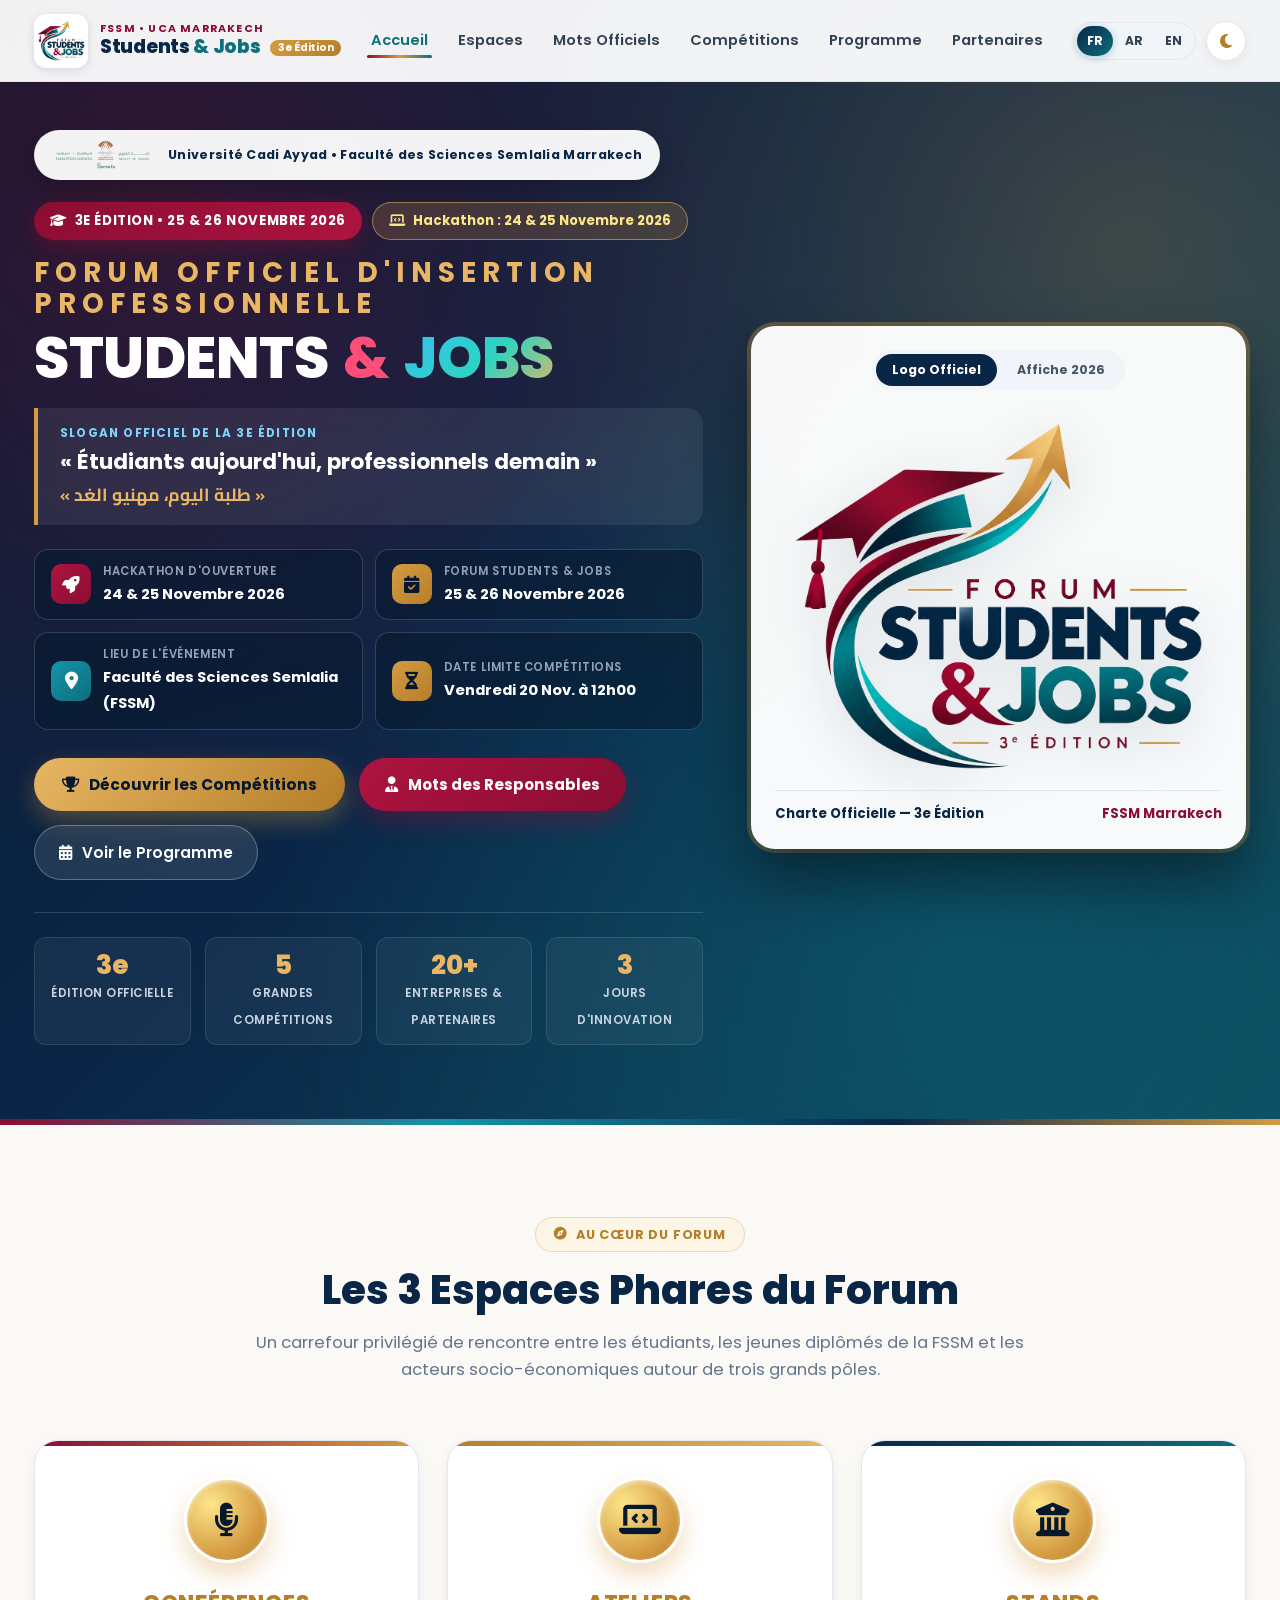
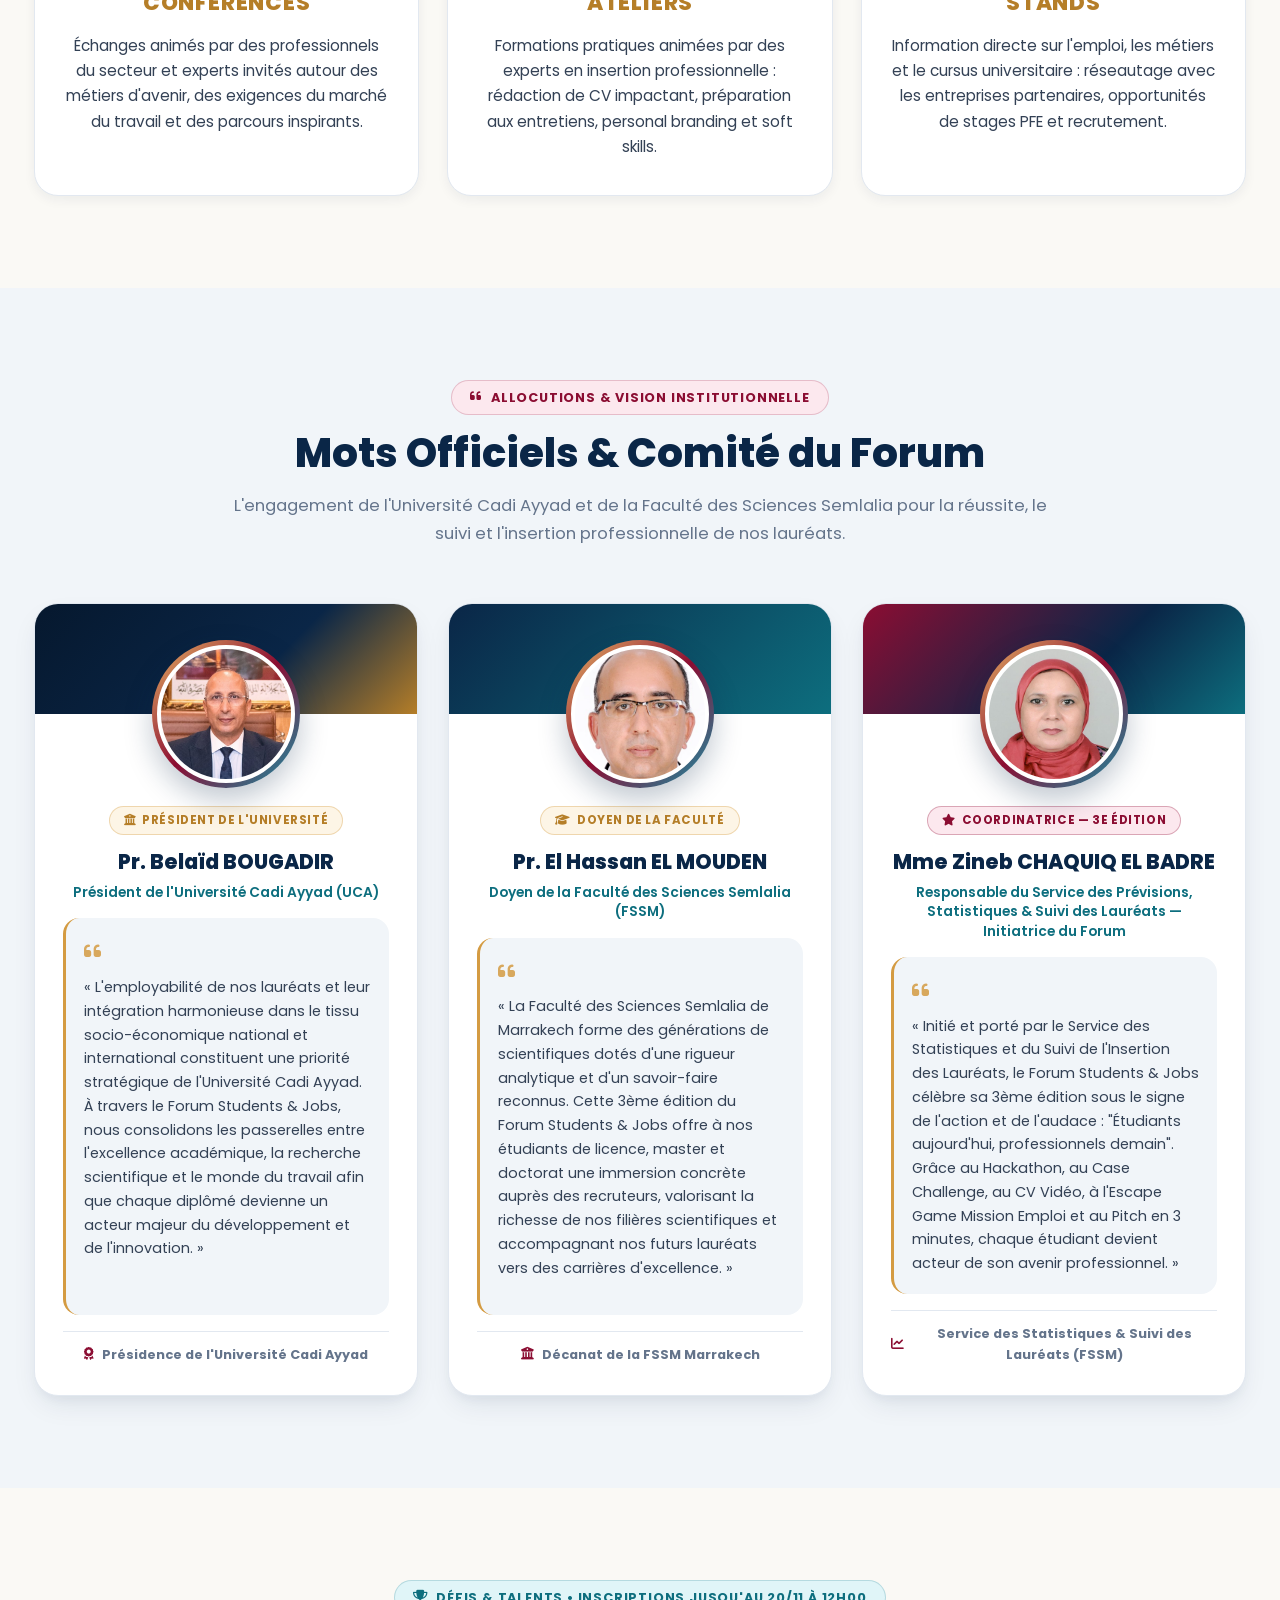
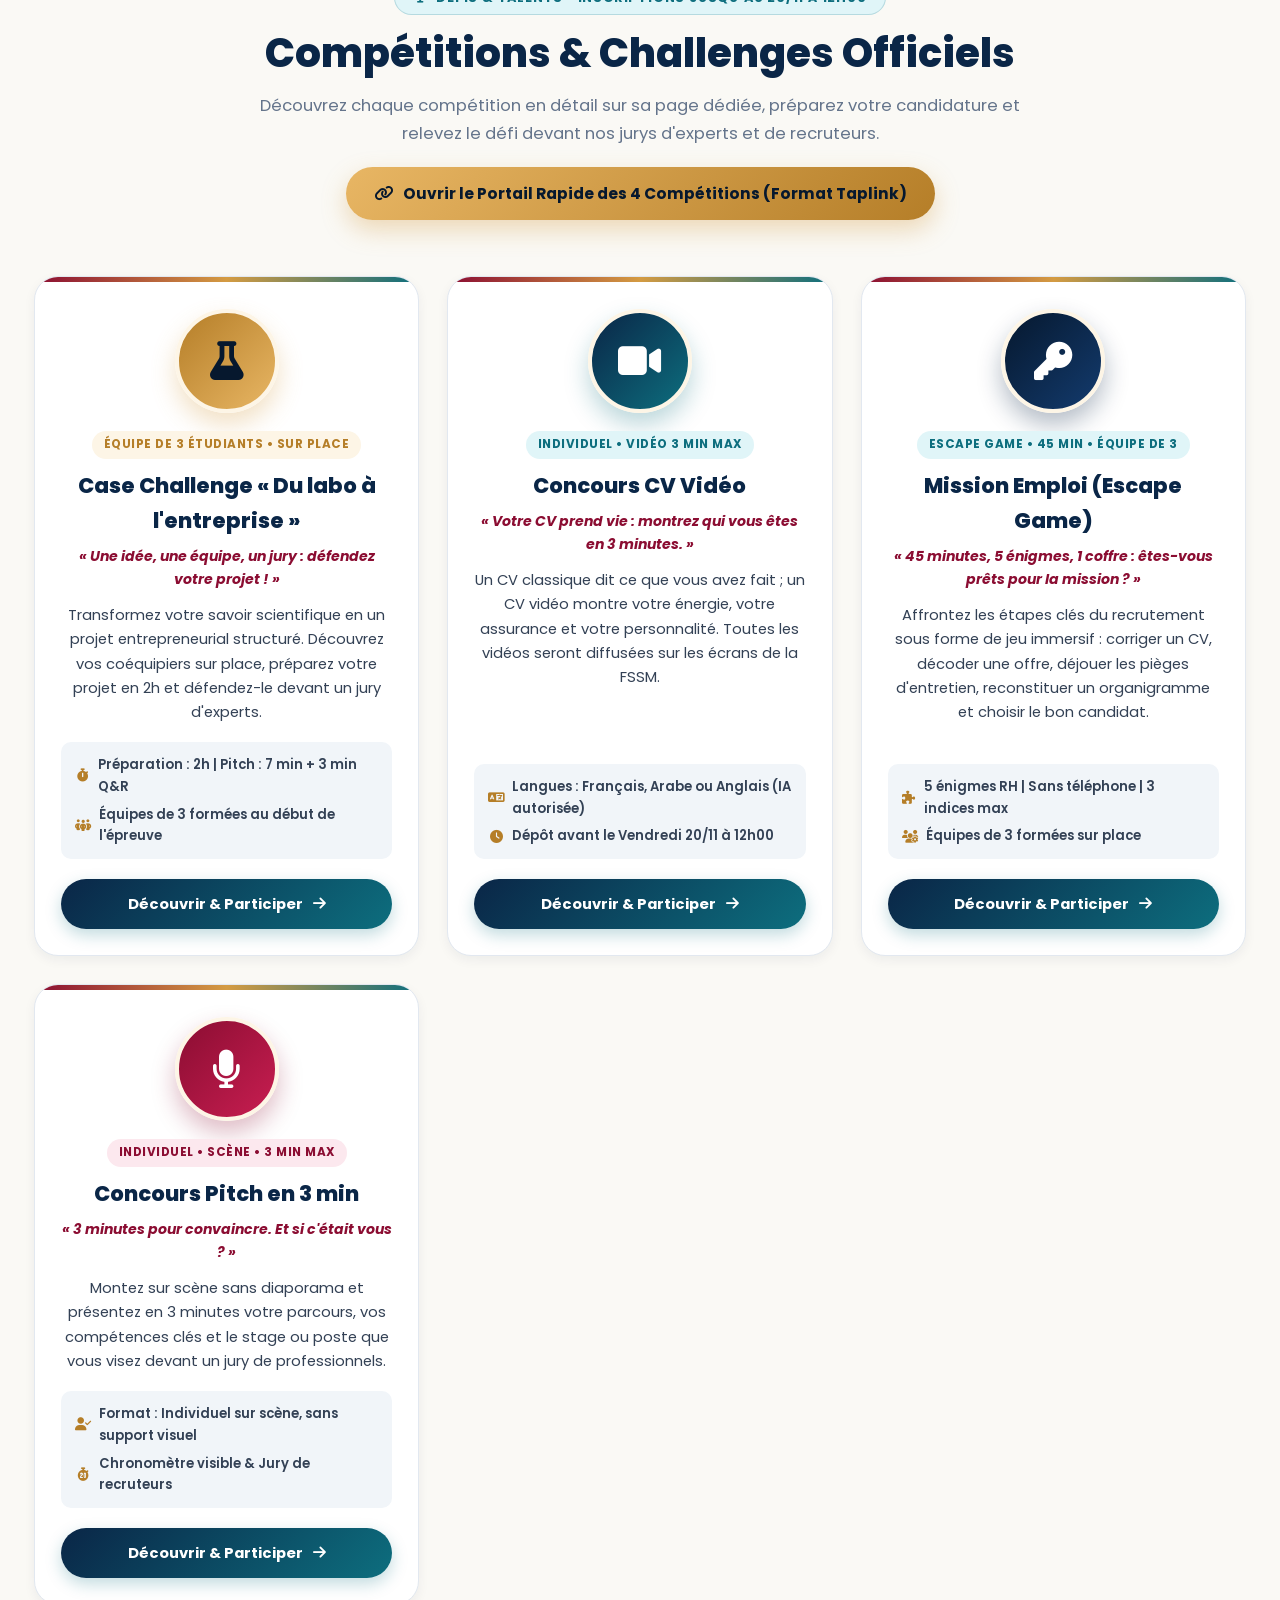
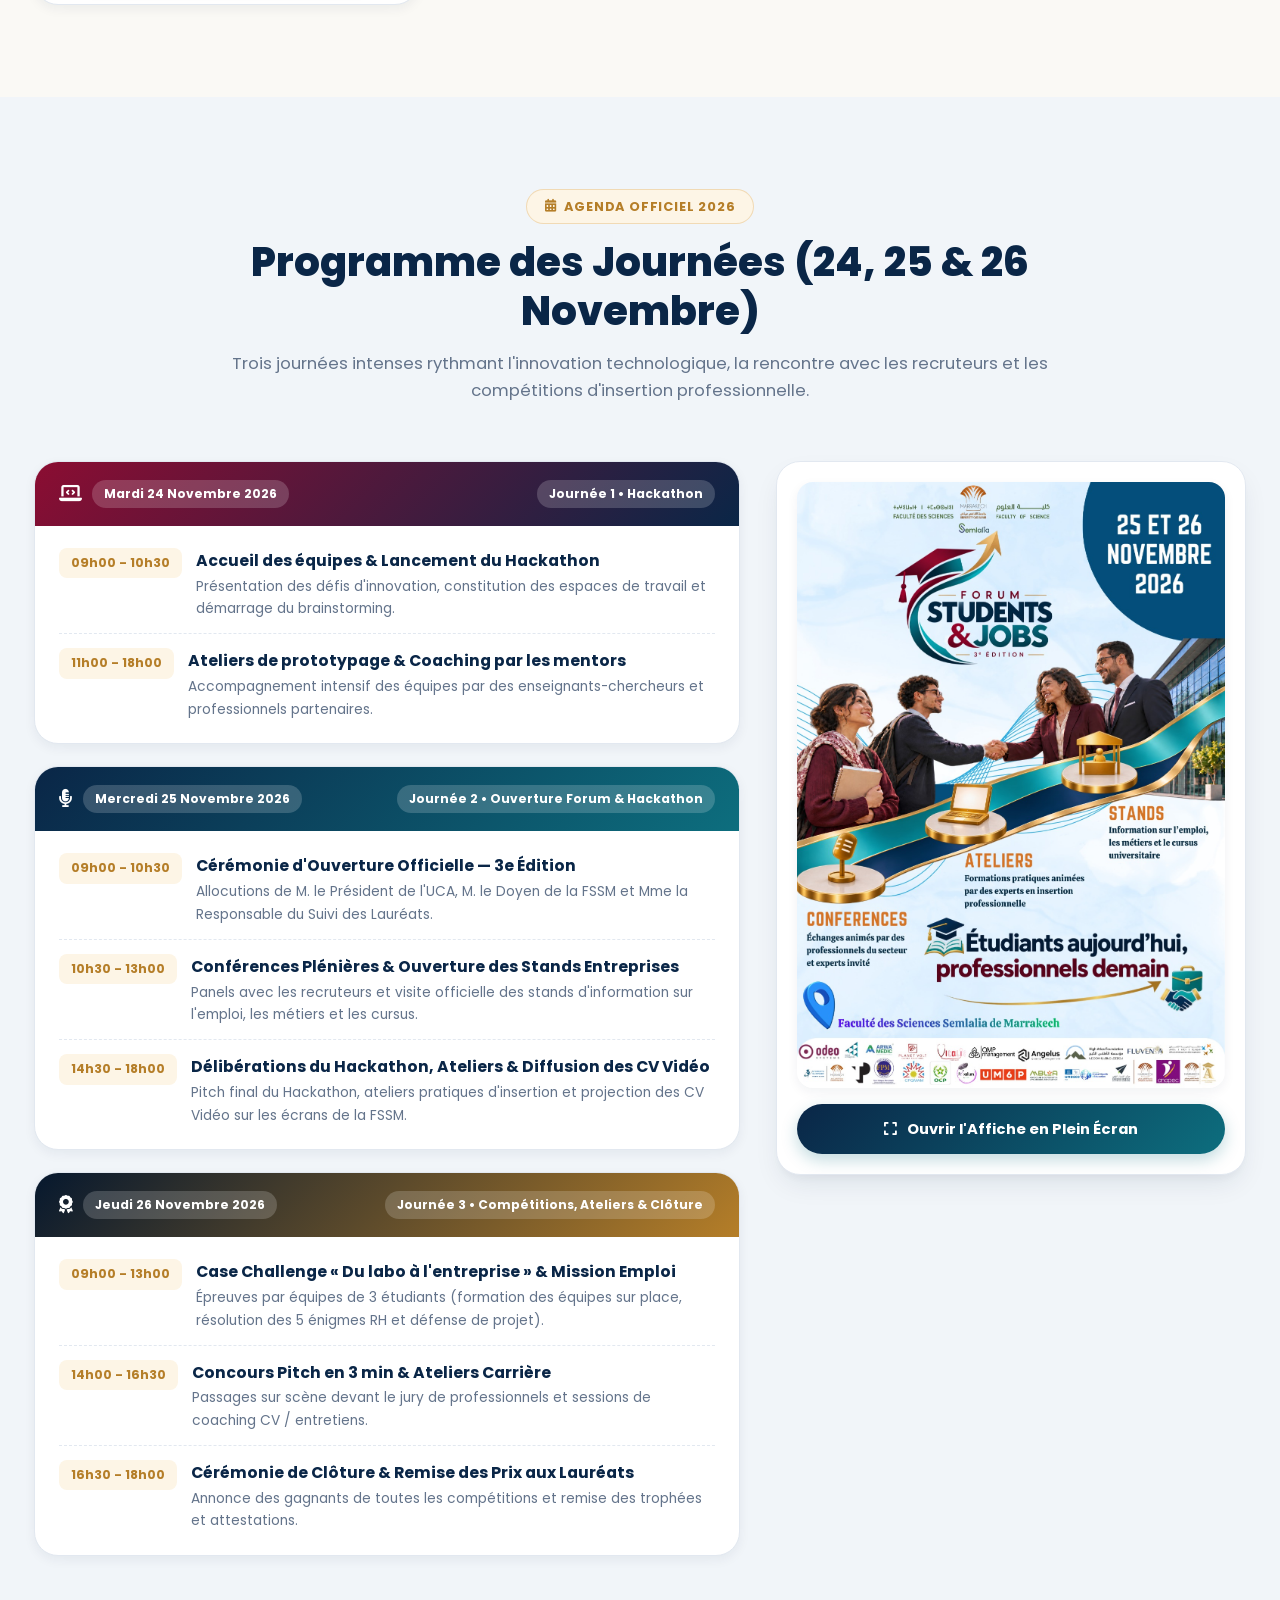
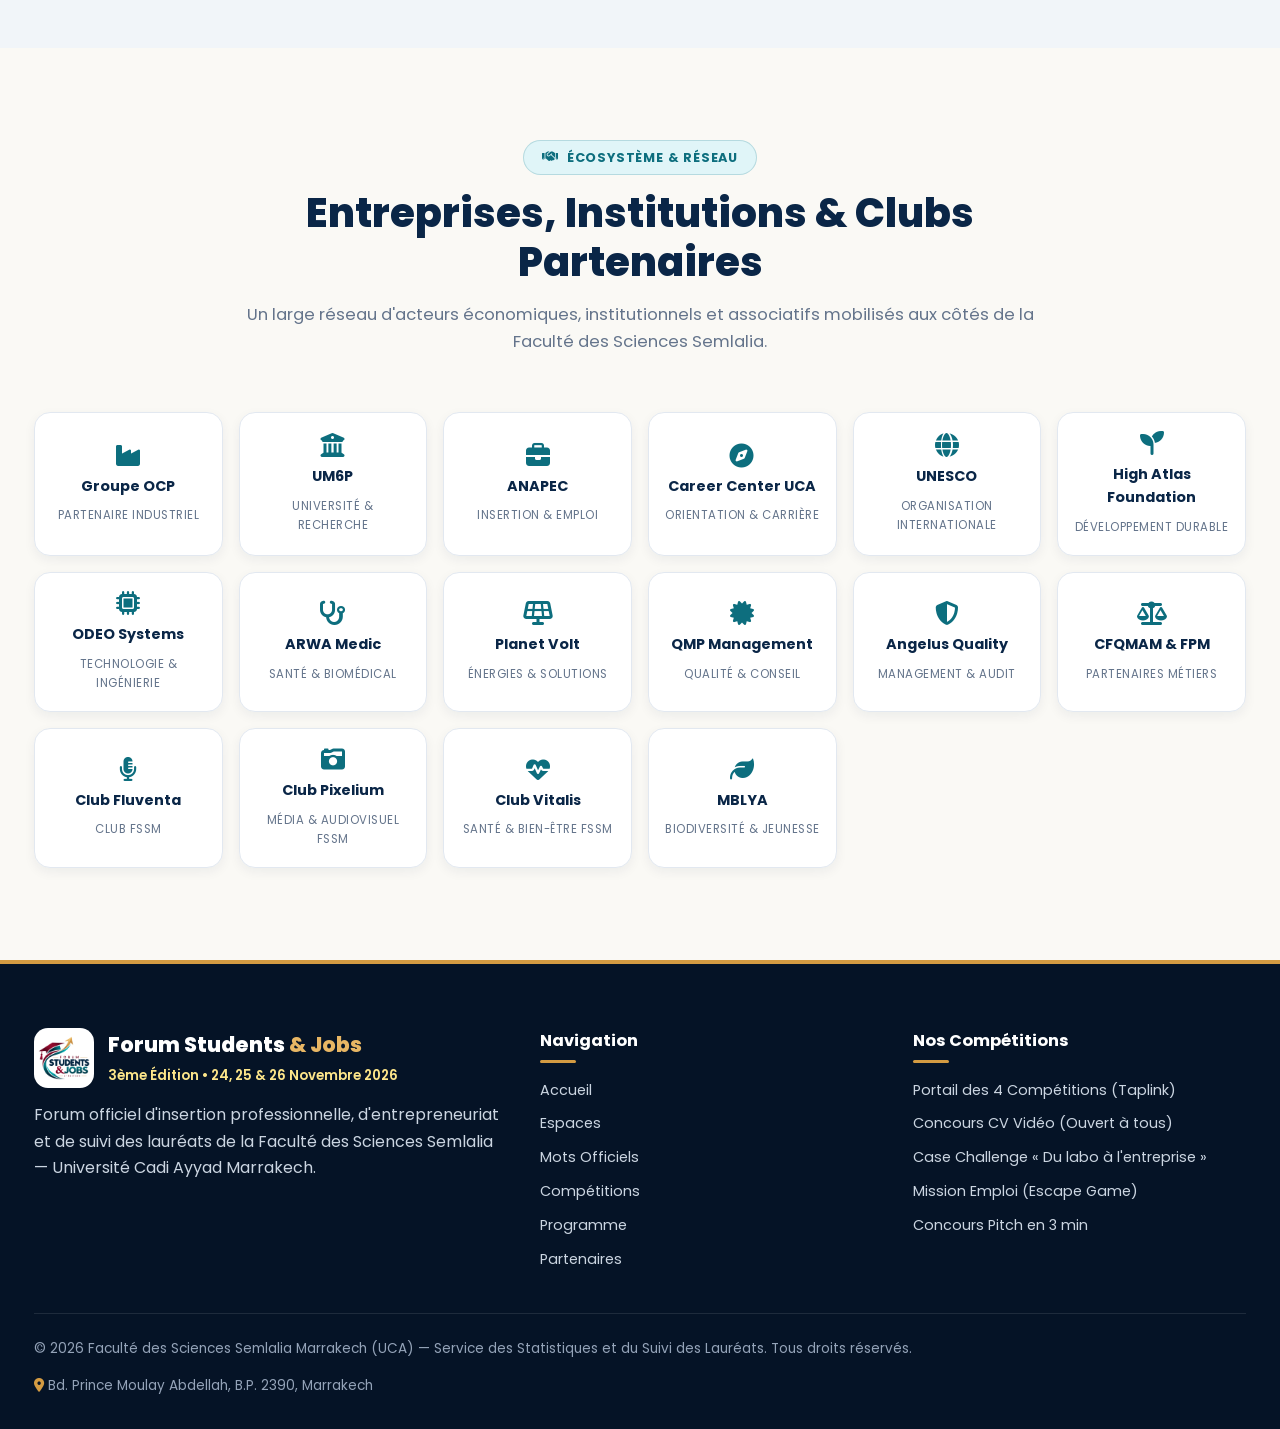
<file: index.html>
<!doctype html>
<html lang="fr" data-i18n-title="title.home">
  <head>
    <meta charset="UTF-8" />
    <script>
      (function () {
        try {
          var theme = localStorage.getItem("sj-theme") || "light";
          var lang = localStorage.getItem("sj-lang") || "fr";
          document.documentElement.classList.add("i18n-pending");
          document.documentElement.setAttribute("data-theme", theme);
          document.documentElement.setAttribute("lang", lang);
          document.documentElement.dir = lang === "ar" ? "rtl" : "ltr";
        } catch (e) {}
      })();
    </script>
    <meta name="viewport" content="width=device-width, initial-scale=1.0" />
    <meta
      name="description"
      content="Site vitrine officiel du Forum Students & Jobs — 3e Édition (24, 25 et 26 Novembre 2026) à la Faculté des Sciences Semlalia Marrakech (FSSM - Université Cadi Ayyad)."
    />
    <link rel="icon" type="image/png" href="assets/images/logo-forum.png" />
    <title>Forum Students &amp; Jobs — 3e Édition | FSSM Marrakech</title>

    <!-- Google Fonts (Poppins + Cairo pour l'Arabe) -->
    <link rel="preconnect" href="https://fonts.googleapis.com" />
    <link rel="preconnect" href="https://fonts.gstatic.com" crossorigin />
    <link
      href="https://fonts.googleapis.com/css2?family=Cairo:wght@400;600;700;800&family=Poppins:wght@400;500;600;700;800&display=swap"
      rel="stylesheet"
    />

    <!-- Font Awesome -->
    <link
      rel="stylesheet"
      href="https://cdnjs.cloudflare.com/ajax/libs/font-awesome/6.4.0/css/all.min.css"
    />

    <!-- Feuille de style principale (Charte du Logo) -->
    <link rel="stylesheet" href="assets/css/style.css" />
  </head>

  <body>
    <div class="nav-overlay" data-nav-overlay></div>

    <!-- ==========================================================================
         HEADER & NAVIGATION
         ========================================================================== -->
    <header class="header" id="header">
      <div class="container">
        <a href="#home" class="brand-logo">
          <img
            src="assets/images/logo-forum.png"
            alt="Logo Forum Students & Jobs 3e Édition"
            class="brand-logo-img"
          />
          <div class="brand-text">
            <span class="brand-kicker">FSSM • UCA MARRAKECH</span>
            <div class="brand-title">
              Students <span>&amp; Jobs</span>
              <small class="brand-edition-pill">3e Édition</small>
            </div>
          </div>
        </a>

        <nav class="navbar" data-navbar>
          <ul class="navbar-list">
            <li>
              <a
                href="#home"
                class="navbar-link active"
                data-nav-link
                data-i18n="nav.home"
                >Accueil</a
              >
            </li>
            <li>
              <a
                href="#espaces"
                class="navbar-link"
                data-nav-link
                data-i18n="nav.pillars"
                >Espaces</a
              >
            </li>
            <li>
              <a
                href="#mots-officiels"
                class="navbar-link"
                data-nav-link
                data-i18n="nav.leaders"
                >Mots Officiels</a
              >
            </li>
            <li>
              <a
                href="#competitions"
                class="navbar-link"
                data-nav-link
                data-i18n="nav.competitions"
                >Compétitions</a
              >
            </li>
            <li>
              <a
                href="#programme"
                class="navbar-link"
                data-nav-link
                data-i18n="nav.program"
                >Programme</a
              >
            </li>
            <li>
              <a
                href="#partenaires"
                class="navbar-link"
                data-nav-link
                data-i18n="nav.partners"
                >Partenaires</a
              >
            </li>
          </ul>
        </nav>

        <div class="header-actions">
          <div class="lang-switcher" role="group" aria-label="Sélecteur de langue">
            <button type="button" class="lang-btn is-active" data-set-lang="fr">
              FR
            </button>
            <button type="button" class="lang-btn" data-set-lang="ar">
              AR
            </button>
            <button type="button" class="lang-btn" data-set-lang="en">
              EN
            </button>
          </div>

          <button
            type="button"
            class="theme-toggle"
            data-theme-toggle
            aria-label="Basculer le mode clair ou sombre"
          >
            <i class="fas fa-moon" data-theme-icon></i>
          </button>

          <button
            type="button"
            class="menu-toggle-btn"
            data-nav-toggle
            aria-label="Ouvrir le menu"
          >
            <i class="fas fa-bars"></i>
          </button>
        </div>
      </div>
    </header>

    <main>
      <!-- ==========================================================================
           HERO SECTION OFFICIELLE
           ========================================================================== -->
      <section class="hero-sj" id="home">
        <div class="container">
          <div class="hero-grid">
            <!-- Colonne Texte -->
            <div class="hero-text-col">
              <div class="hero-inst-bar">
                <img
                  src="assets/images/logo-fssm.png"
                  alt="Faculté des Sciences Semlalia - Université Cadi Ayyad"
                />
                <span data-i18n="hero.inst"
                  >Université Cadi Ayyad • Faculté des Sciences Semlalia Marrakech</span
                >
              </div>

              <div class="hero-badges-row">
                <span class="hero-edition-badge">
                  <i class="fas fa-graduation-cap"></i>
                  <span data-i18n="hero.edition"
                    >3e Édition • 25 &amp; 26 Novembre 2026</span
                  >
                </span>
                <span class="hero-hack-badge">
                  <i class="fas fa-laptop-code"></i>
                  <span data-i18n="hero.hackBadge"
                    >Hackathon : 24 &amp; 25 Novembre 2026</span
                  >
                </span>
              </div>

              <h1 class="hero-title">
                <span class="word-forum" data-i18n="hero.forumWord"
                  >FORUM OFFICIEL D'INSERTION PROFESSIONNELLE</span
                >
                <span class="word-students">STUDENTS</span>
                <span class="word-amp">&amp;</span>
                <span class="word-jobs">JOBS</span>
              </h1>

              <div class="hero-slogan-box">
                <div class="hero-slogan-label" data-i18n="hero.sloganLabel">
                  Slogan officiel de la 3e Édition
                </div>
                <p class="hero-slogan-fr" data-i18n="hero.sloganFr">
                  « Étudiants aujourd'hui, professionnels demain »
                </p>
                <div class="hero-slogan-ar">« طلبة اليوم، مهنيو الغد »</div>
              </div>

              <!-- Informations clés -->
              <div class="hero-meta-grid">
                <div class="hero-meta-card">
                  <div class="hero-meta-icon crimson">
                    <i class="fas fa-rocket"></i>
                  </div>
                  <div class="hero-meta-text">
                    <small data-i18n="hero.meta1Label">Hackathon d'ouverture</small>
                    <strong data-i18n="hero.meta1Val">24 &amp; 25 Novembre 2026</strong>
                  </div>
                </div>

                <div class="hero-meta-card">
                  <div class="hero-meta-icon">
                    <i class="fas fa-calendar-check"></i>
                  </div>
                  <div class="hero-meta-text">
                    <small data-i18n="hero.meta2Label">Forum Students &amp; Jobs</small>
                    <strong data-i18n="hero.meta2Val">25 &amp; 26 Novembre 2026</strong>
                  </div>
                </div>

                <div class="hero-meta-card">
                  <div class="hero-meta-icon teal">
                    <i class="fas fa-location-dot"></i>
                  </div>
                  <div class="hero-meta-text">
                    <small data-i18n="hero.meta3Label">Lieu de l'événement</small>
                    <strong data-i18n="hero.meta3Val"
                      >Faculté des Sciences Semlalia (FSSM)</strong
                    >
                  </div>
                </div>

                <div class="hero-meta-card">
                  <div class="hero-meta-icon">
                    <i class="fas fa-hourglass-half"></i>
                  </div>
                  <div class="hero-meta-text">
                    <small data-i18n="hero.meta4Label">Date limite compétitions</small>
                    <strong data-i18n="hero.meta4Val">Vendredi 20 Nov. à 12h00</strong>
                  </div>
                </div>
              </div>

              <!-- Boutons d'Action -->
              <div class="hero-cta-group">
                <a href="#competitions" class="btn-sj-gold">
                  <i class="fas fa-trophy"></i>
                  <span data-i18n="hero.btnComp">Découvrir les Compétitions</span>
                </a>
                <a href="#mots-officiels" class="btn-sj-crimson">
                  <i class="fas fa-user-tie"></i>
                  <span data-i18n="hero.btnLeaders">Mots des Responsables</span>
                </a>
                <a href="#programme" class="btn-sj-outline">
                  <i class="fas fa-calendar-alt"></i>
                  <span data-i18n="hero.btnProg">Voir le Programme</span>
                </a>
              </div>

              <!-- Statistiques Rapides -->
              <div class="hero-stats">
                <div class="hero-stat-box">
                  <span class="hero-stat-num" data-i18n="hero.stat1Num">3e</span>
                  <span class="hero-stat-lbl" data-i18n="hero.stat1Lbl"
                    >Édition Officielle</span
                  >
                </div>
                <div class="hero-stat-box">
                  <span class="hero-stat-num" data-i18n="hero.stat2Num">5</span>
                  <span class="hero-stat-lbl" data-i18n="hero.stat2Lbl"
                    >Grandes Compétitions</span
                  >
                </div>
                <div class="hero-stat-box">
                  <span class="hero-stat-num" data-i18n="hero.stat3Num">20+</span>
                  <span class="hero-stat-lbl" data-i18n="hero.stat3Lbl"
                    >Entreprises &amp; Partenaires</span
                  >
                </div>
                <div class="hero-stat-box">
                  <span class="hero-stat-num" data-i18n="hero.stat4Num">3</span>
                  <span class="hero-stat-lbl" data-i18n="hero.stat4Lbl"
                    >Jours d'Innovation</span
                  >
                </div>
              </div>
            </div>

            <!-- Colonne Visuelle (Logo & Affiche Officielle) -->
            <div class="hero-visual-col">
              <div class="hero-showcase-card">
                <div class="hero-showcase-tabs">
                  <button
                    type="button"
                    class="showcase-tab-btn active"
                    data-showcase-tab="logo"
                    data-i18n="hero.tabLogo"
                  >
                    Logo Officiel
                  </button>
                  <button
                    type="button"
                    class="showcase-tab-btn"
                    data-showcase-tab="poster"
                    data-i18n="hero.tabPoster"
                  >
                    Affiche 2026
                  </button>
                </div>

                <div class="showcase-panel active" data-showcase-panel="logo">
                  <img
                    src="assets/images/logo-forum.png"
                    alt="Logo Officiel Forum Students & Jobs 3e Édition"
                    class="hero-logo-display"
                  />
                </div>

                <div class="showcase-panel" data-showcase-panel="poster">
                  <a
                    href="assets/images/affiche-forum.jpg"
                    target="_blank"
                    rel="noopener"
                    title="Ouvrir l'affiche en plein écran"
                  >
                    <img
                      src="assets/images/affiche-forum.jpg"
                      alt="Affiche Officielle Forum Students & Jobs 25 et 26 Novembre 2026"
                      class="hero-poster-display"
                    />
                  </a>
                </div>

                <div class="hero-showcase-caption">
                  <div data-i18n="hero.captionLeft">
                    Charte Officielle — 3e Édition
                  </div>
                  <span data-i18n="hero.captionRight">FSSM Marrakech</span>
                </div>
              </div>
            </div>
          </div>
        </div>
      </section>

      <!-- ==========================================================================
           SECTION LES 3 ESPACES PHARES (CONFÉRENCES, ATELIERS, STANDS)
           ========================================================================== -->
      <section class="sj-section" id="espaces">
        <div class="container">
          <div class="section-header-center">
            <span class="section-kicker gold">
              <i class="fas fa-compass"></i>
              <span data-i18n="pillars.kicker">Au Cœur du Forum</span>
            </span>
            <h2 class="section-heading" data-i18n="pillars.title">
              Les 3 Espaces Phares du Forum
            </h2>
            <p class="section-subtext" data-i18n="pillars.sub">
              Un carrefour privilégié de rencontre entre les étudiants, les jeunes
              diplômés de la FSSM et les acteurs socio-économiques autour de trois
              grands pôles.
            </p>
          </div>

          <div class="pillars-3-grid">
            <!-- Conférences -->
            <div class="pillar-card pillar-crimson">
              <div class="pillar-pedestal-icon">
                <i class="fas fa-microphone-lines"></i>
              </div>
              <h3 class="pillar-title" data-i18n="pillars.confTitle">
                Conférences
              </h3>
              <p class="pillar-desc" data-i18n="pillars.confDesc">
                Échanges animés par des professionnels du secteur et experts invités
                autour des métiers d'avenir, des exigences du marché du travail et
                des parcours inspirants.
              </p>
            </div>

            <!-- Ateliers -->
            <div class="pillar-card pillar-gold">
              <div class="pillar-pedestal-icon">
                <i class="fas fa-laptop-code"></i>
              </div>
              <h3 class="pillar-title" data-i18n="pillars.workTitle">Ateliers</h3>
              <p class="pillar-desc" data-i18n="pillars.workDesc">
                Formations pratiques animées par des experts en insertion
                professionnelle : rédaction de CV impactant, préparation aux
                entretiens, personal branding et soft skills.
              </p>
            </div>

            <!-- Stands -->
            <div class="pillar-card">
              <div class="pillar-pedestal-icon">
                <i class="fas fa-building-columns"></i>
              </div>
              <h3 class="pillar-title" data-i18n="pillars.standTitle">Stands</h3>
              <p class="pillar-desc" data-i18n="pillars.standDesc">
                Information directe sur l'emploi, les métiers et le cursus
                universitaire : réseautage avec les entreprises partenaires,
                opportunités de stages PFE et recrutement.
              </p>
            </div>
          </div>
        </div>
      </section>

      <!-- ==========================================================================
           SECTION MOTS OFFICIELS & RESPONSABLES (AVEC PHOTO CERCLE)
           ========================================================================== -->
      <section class="sj-section bg-alt" id="mots-officiels">
        <div class="container">
          <div class="section-header-center">
            <span class="section-kicker crimson">
              <i class="fas fa-quote-left"></i>
              <span data-i18n="leaders.kicker"
                >Allocutions &amp; Vision Institutionnelle</span
              >
            </span>
            <h2 class="section-heading" data-i18n="leaders.title">
              Mots Officiels &amp; Comité du Forum
            </h2>
            <p class="section-subtext" data-i18n="leaders.sub">
              L'engagement de l'Université Cadi Ayyad et de la Faculté des Sciences
              Semlalia pour la réussite, le suivi et l'insertion professionnelle de
              nos lauréats.
            </p>
          </div>

          <div class="leaders-grid">
            <!-- 1. M. Belaïd BOUGADIR (Président UCA) -->
            <article class="leader-card leader-president">
              <div class="leader-circle-wrap">
                <div class="leader-circle-inner">
                  <img
                    src="assets/images/comite/bougadir-circle.jpg"
                    alt="Pr. Belaïd BOUGADIR - Président de l'Université Cadi Ayyad"
                    onerror="this.src='assets/images/comite/homme.png'"
                  />
                </div>
              </div>

              <span class="leader-badge-role">
                <i class="fas fa-university"></i>
                <span data-i18n="leader1.badge">Président de l'Université</span>
              </span>

              <h3 class="leader-name" data-i18n="leader1.name">
                Pr. Belaïd BOUGADIR
              </h3>
              <p class="leader-title" data-i18n="leader1.role">
                Président de l'Université Cadi Ayyad (UCA)
              </p>

              <div class="leader-quote-box">
                <div class="leader-quote-icon">
                  <i class="fas fa-quote-left"></i>
                </div>
                <p class="leader-speech" data-i18n="leader1.speech">
                  « L'employabilité de nos lauréats et leur intégration harmonieuse
                  dans le tissu socio-économique national et international
                  constituent une priorité stratégique de l'Université Cadi Ayyad. À
                  travers le Forum Students &amp; Jobs, nous consolidons les
                  passerelles entre l'excellence académique, la recherche
                  scientifique et le monde du travail afin que chaque diplômé
                  devienne un acteur majeur du développement et de l'innovation. »
                </p>
              </div>

              <div class="leader-footer-tag">
                <i class="fas fa-award"></i>
                <span data-i18n="leader1.foot"
                  >Présidence de l'Université Cadi Ayyad</span
                >
              </div>
            </article>

            <!-- 2. M. El Hassan EL MOUDEN (Doyen FSSM) -->
            <article class="leader-card leader-doyen">
              <div class="leader-circle-wrap">
                <div class="leader-circle-inner">
                  <img
                    src="assets/images/comite/elmoudden-clean.png"
                    alt="Pr. El Hassan EL MOUDEN - Doyen de la Faculté des Sciences Semlalia"
                    onerror="this.src='assets/images/comite/homme.png'"
                  />
                </div>
              </div>

              <span class="leader-badge-role">
                <i class="fas fa-graduation-cap"></i>
                <span data-i18n="leader2.badge">Doyen de la Faculté</span>
              </span>

              <h3 class="leader-name" data-i18n="leader2.name">
                Pr. El Hassan EL MOUDEN
              </h3>
              <p class="leader-title" data-i18n="leader2.role">
                Doyen de la Faculté des Sciences Semlalia (FSSM)
              </p>

              <div class="leader-quote-box">
                <div class="leader-quote-icon">
                  <i class="fas fa-quote-left"></i>
                </div>
                <p class="leader-speech" data-i18n="leader2.speech">
                  « La Faculté des Sciences Semlalia de Marrakech forme des
                  générations de scientifiques dotés d'une rigueur analytique et
                  d'un savoir-faire reconnus. Cette 3ème édition du Forum Students
                  &amp; Jobs offre à nos étudiants de licence, master et doctorat
                  une immersion concrète auprès des recruteurs, valorisant la
                  richesse de nos filières scientifiques et accompagnant nos futurs
                  lauréats vers des carrières d'excellence. »
                </p>
              </div>

              <div class="leader-footer-tag">
                <i class="fas fa-building-columns"></i>
                <span data-i18n="leader2.foot">Décanat de la FSSM Marrakech</span>
              </div>
            </article>

            <!-- 3. Mme Zineb CHAQUIQ EL BADRE (Responsable Statistiques & Suivi des Lauréats) -->
            <article class="leader-card leader-coordinatrice">
              <div class="leader-circle-wrap">
                <div class="leader-circle-inner">
                  <img
                    src="assets/images/comite/chaquiq.png"
                    alt="Mme Zineb CHAQUIQ EL BADRE - Responsable des Statistiques et du Suivi des Lauréats"
                    onerror="this.src='assets/images/comite/femme.png'"
                  />
                </div>
              </div>

              <span class="leader-badge-role crimson-badge">
                <i class="fas fa-star"></i>
                <span data-i18n="leader3.badge">Coordinatrice — 3e Édition</span>
              </span>

              <h3 class="leader-name" data-i18n="leader3.name">
                Mme Zineb CHAQUIQ EL BADRE
              </h3>
              <p class="leader-title" data-i18n="leader3.role">
                Responsable du Service des Prévisions, Statistiques &amp; Suivi des
                Lauréats — Initiatrice du Forum
              </p>

              <div class="leader-quote-box">
                <div class="leader-quote-icon">
                  <i class="fas fa-quote-left"></i>
                </div>
                <p class="leader-speech" data-i18n="leader3.speech">
                  « Initié et porté par le Service des Statistiques et du Suivi de
                  l'Insertion des Lauréats, le Forum Students &amp; Jobs célèbre sa
                  3ème édition sous le signe de l'action et de l'audace :
                  "Étudiants aujourd'hui, professionnels demain". Grâce au
                  Hackathon, au Case Challenge, au CV Vidéo, à l'Escape Game
                  Mission Emploi et au Pitch en 3 minutes, chaque étudiant devient
                  acteur de son avenir professionnel. »
                </p>
              </div>

              <div class="leader-footer-tag">
                <i class="fas fa-chart-line"></i>
                <span data-i18n="leader3.foot"
                  >Service des Statistiques &amp; Suivi des Lauréats (FSSM)</span
                >
              </div>
            </article>
          </div>
        </div>
      </section>

      <!-- ==========================================================================
           SECTION COMPÉTITIONS & CHALLENGES (5 PAGES HTML DÉDIÉES)
           ========================================================================== -->
      <section class="sj-section" id="competitions">
        <div class="container">
          <div class="section-header-center">
            <span class="section-kicker">
              <i class="fas fa-trophy"></i>
              <span data-i18n="comp.kicker"
                >Défis &amp; Talents • Inscriptions jusqu'au 20/11 à 12h00</span
              >
            </span>
            <h2 class="section-heading" data-i18n="comp.title">
              Les 4 Compétitions Officielles du Forum
            </h2>
            <p class="section-subtext" data-i18n="comp.sub">
              <strong>Règle importante :</strong> Tout étudiant peut participer au <strong>Concours CV Vidéo</strong> (ouvert à tous). En revanche, parmi les <strong>3 autres compétitions</strong> (<em>Case Challenge</em>, <em>Mission Emploi</em>, <em>Pitch en 3 min</em>), vous ne pouvez participer qu'à <strong>1 seule compétition au choix</strong> !
            </p>
            <div style="margin-top: 1.25rem;">
              <a href="competitions-taplink/index.html" class="btn-sj-gold">
                <i class="fas fa-link"></i>
                <span>Ouvrir le Portail Rapide des 4 Compétitions (Format Taplink)</span>
              </a>
            </div>
          </div>

          <div class="competitions-grid">
            <!-- 1. Case Challenge « Du labo à l'entreprise » -->
            <div class="comp-card">
              <div class="comp-circle-icon gold-grad">
                <i class="fas fa-flask"></i>
              </div>
              <span class="comp-tag-pill gold-pill" data-i18n="comp2.tag">
                Équipe de 3 étudiants • Sur place
              </span>
              <h3 class="comp-title" data-i18n="comp2.title">
                Case Challenge « Du labo à l'entreprise »
              </h3>
              <p class="comp-slogan" data-i18n="comp2.slogan">
                « Une idée, une équipe, un jury : défendez votre projet ! »
              </p>
              <p class="comp-desc" data-i18n="comp2.desc">
                Transformez votre savoir scientifique en un projet entrepreneurial
                structuré. Découvrez vos coéquipiers sur place, préparez votre
                projet en 2h et défendez-le devant un jury d'experts.
              </p>
              <div class="comp-meta-list">
                <div class="comp-meta-item">
                  <i class="fas fa-stopwatch"></i>
                  <span data-i18n="comp2.meta1"
                    >Préparation : 2h | Pitch : 7 min + 3 min Q&amp;R</span
                  >
                </div>
                <div class="comp-meta-item">
                  <i class="fas fa-people-group"></i>
                  <span data-i18n="comp2.meta2"
                    >Équipes de 3 formées au début de l'épreuve</span
                  >
                </div>
              </div>
              <a href="competitions/case-challenge.html" class="comp-btn">
                <span data-i18n="comp.btnDiscover">Découvrir &amp; Participer</span>
                <i class="fas fa-arrow-right"></i>
              </a>
            </div>

            <!-- 3. Concours CV Vidéo -->
            <div class="comp-card">
              <div class="comp-circle-icon">
                <i class="fas fa-video"></i>
              </div>
              <span class="comp-tag-pill" data-i18n="comp3.tag">
                Individuel • Vidéo 3 min max
              </span>
              <h3 class="comp-title" data-i18n="comp3.title">Concours CV Vidéo</h3>
              <p class="comp-slogan" data-i18n="comp3.slogan">
                « Votre CV prend vie : montrez qui vous êtes en 3 minutes. »
              </p>
              <p class="comp-desc" data-i18n="comp3.desc">
                Un CV classique dit ce que vous avez fait ; un CV vidéo montre votre
                énergie, votre assurance et votre personnalité. Toutes les vidéos
                seront diffusées sur les écrans de la FSSM.
              </p>
              <div class="comp-meta-list">
                <div class="comp-meta-item">
                  <i class="fas fa-language"></i>
                  <span data-i18n="comp3.meta1"
                    >Langues : Français, Arabe ou Anglais (IA autorisée)</span
                  >
                </div>
                <div class="comp-meta-item">
                  <i class="fas fa-clock"></i>
                  <span data-i18n="comp3.meta2"
                    >Dépôt avant le Vendredi 20/11 à 12h00</span
                  >
                </div>
              </div>
              <a href="competitions/cv-video.html" class="comp-btn">
                <span data-i18n="comp.btnDiscover">Découvrir &amp; Participer</span>
                <i class="fas fa-arrow-right"></i>
              </a>
            </div>

            <!-- 4. Mission Emploi (Escape Game) -->
            <div class="comp-card">
              <div class="comp-circle-icon navy-grad">
                <i class="fas fa-key"></i>
              </div>
              <span class="comp-tag-pill" data-i18n="comp4.tag">
                Escape Game • 45 min • Équipe de 3
              </span>
              <h3 class="comp-title" data-i18n="comp4.title">
                Mission Emploi (Escape Game)
              </h3>
              <p class="comp-slogan" data-i18n="comp4.slogan">
                « 45 minutes, 5 énigmes, 1 coffre : êtes-vous prêts pour la mission
                ? »
              </p>
              <p class="comp-desc" data-i18n="comp4.desc">
                Affrontez les étapes clés du recrutement sous forme de jeu immersif
                : corriger un CV, décoder une offre, déjouer les pièges d'entretien,
                reconstituer un organigramme et choisir le bon candidat.
              </p>
              <div class="comp-meta-list">
                <div class="comp-meta-item">
                  <i class="fas fa-puzzle-piece"></i>
                  <span data-i18n="comp4.meta1"
                    >5 énigmes RH | Sans téléphone | 3 indices max</span
                  >
                </div>
                <div class="comp-meta-item">
                  <i class="fas fa-users-gear"></i>
                  <span data-i18n="comp4.meta2">Équipes de 3 formées sur place</span>
                </div>
              </div>
              <a href="competitions/mission-emploi.html" class="comp-btn">
                <span data-i18n="comp.btnDiscover">Découvrir &amp; Participer</span>
                <i class="fas fa-arrow-right"></i>
              </a>
            </div>

            <!-- 5. Concours Pitch en 3 min -->
            <div class="comp-card">
              <div class="comp-circle-icon crimson-grad">
                <i class="fas fa-Bullhorn fa-microphone"></i>
              </div>
              <span class="comp-tag-pill crimson-pill" data-i18n="comp5.tag">
                Individuel • Scène • 3 min max
              </span>
              <h3 class="comp-title" data-i18n="comp5.title">
                Concours Pitch en 3 min
              </h3>
              <p class="comp-slogan" data-i18n="comp5.slogan">
                « 3 minutes pour convaincre. Et si c'était vous ? »
              </p>
              <p class="comp-desc" data-i18n="comp5.desc">
                Montez sur scène sans diaporama et présentez en 3 minutes votre
                parcours, vos compétences clés et le stage ou poste que vous visez
                devant un jury de professionnels.
              </p>
              <div class="comp-meta-list">
                <div class="comp-meta-item">
                  <i class="fas fa-user-check"></i>
                  <span data-i18n="comp5.meta1"
                    >Format : Individuel sur scène, sans support visuel</span
                  >
                </div>
                <div class="comp-meta-item">
                  <i class="fas fa-stopwatch-20"></i>
                  <span data-i18n="comp5.meta2"
                    >Chronomètre visible &amp; Jury de recruteurs</span
                  >
                </div>
              </div>
              <a href="competitions/pitch-3min.html" class="comp-btn">
                <span data-i18n="comp.btnDiscover">Découvrir &amp; Participer</span>
                <i class="fas fa-arrow-right"></i>
              </a>
            </div>
          </div>
        </div>
      </section>

      <!-- ==========================================================================
           SECTION PROGRAMME & AFFICHE OFFICIELLE (24, 25 & 26 NOVEMBRE)
           ========================================================================== -->
      <section class="sj-section bg-alt" id="programme">
        <div class="container">
          <div class="section-header-center">
            <span class="section-kicker gold">
              <i class="fas fa-calendar-days"></i>
              <span data-i18n="prog.kicker">Agenda Officiel 2026</span>
            </span>
            <h2 class="section-heading" data-i18n="prog.title">
              Programme des Journées (24, 25 &amp; 26 Novembre)
            </h2>
            <p class="section-subtext" data-i18n="prog.sub">
              Trois journées intenses rythmant l'innovation technologique, la
              rencontre avec les recruteurs et les compétitions d'insertion
              professionnelle.
            </p>
          </div>

          <div class="schedule-showcase-grid">
            <div class="day-cards-stack">
              <!-- Jour 1 : Mardi 24 Novembre -->
              <div class="day-schedule-card">
                <div class="day-card-header crimson-head">
                  <h3>
                    <i class="fas fa-laptop-code"></i>
                    <span data-i18n="prog.day1Title">Mardi 24 Novembre 2026</span>
                  </h3>
                  <span data-i18n="prog.day1Badge">Journée 1 • Hackathon</span>
                </div>
                <div class="day-card-body">
                  <div class="schedule-row">
                    <span class="schedule-badge-time" data-i18n="prog.d1.t1"
                      >09h00 - 10h30</span
                    >
                    <div class="schedule-info">
                      <h4 data-i18n="prog.d1.h1">
                        Accueil des équipes &amp; Lancement du Hackathon
                      </h4>
                      <p data-i18n="prog.d1.p1">
                        Présentation des défis d'innovation, constitution des
                        espaces de travail et démarrage du brainstorming.
                      </p>
                    </div>
                  </div>
                  <div class="schedule-row">
                    <span class="schedule-badge-time" data-i18n="prog.d1.t2"
                      >11h00 - 18h00</span
                    >
                    <div class="schedule-info">
                      <h4 data-i18n="prog.d1.h2">
                        Ateliers de prototypage &amp; Coaching par les mentors
                      </h4>
                      <p data-i18n="prog.d1.p2">
                        Accompagnement intensif des équipes par des
                        enseignants-chercheurs et professionnels partenaires.
                      </p>
                    </div>
                  </div>
                </div>
              </div>

              <!-- Jour 2 : Mercredi 25 Novembre -->
              <div class="day-schedule-card">
                <div class="day-card-header">
                  <h3>
                    <i class="fas fa-microphone-lines"></i>
                    <span data-i18n="prog.day2Title"
                      >Mercredi 25 Novembre 2026</span
                    >
                  </h3>
                  <span data-i18n="prog.day2Badge"
                    >Journée 2 • Ouverture Forum &amp; Hackathon</span
                  >
                </div>
                <div class="day-card-body">
                  <div class="schedule-row">
                    <span class="schedule-badge-time" data-i18n="prog.d2.t1"
                      >09h00 - 10h30</span
                    >
                    <div class="schedule-info">
                      <h4 data-i18n="prog.d2.h1">
                        Cérémonie d'Ouverture Officielle — 3e Édition
                      </h4>
                      <p data-i18n="prog.d2.p1">
                        Allocutions de M. le Président de l'UCA, M. le Doyen de la
                        FSSM et Mme la Responsable du Suivi des Lauréats.
                      </p>
                    </div>
                  </div>
                  <div class="schedule-row">
                    <span class="schedule-badge-time" data-i18n="prog.d2.t2"
                      >10h30 - 13h00</span
                    >
                    <div class="schedule-info">
                      <h4 data-i18n="prog.d2.h2">
                        Conférences Plénières &amp; Ouverture des Stands Entreprises
                      </h4>
                      <p data-i18n="prog.d2.p2">
                        Panels avec les recruteurs et visite officielle des stands
                        d'information sur l'emploi, les métiers et les cursus.
                      </p>
                    </div>
                  </div>
                  <div class="schedule-row">
                    <span class="schedule-badge-time" data-i18n="prog.d2.t3"
                      >14h30 - 18h00</span
                    >
                    <div class="schedule-info">
                      <h4 data-i18n="prog.d2.h3">
                        Délibérations du Hackathon, Ateliers &amp; Diffusion des CV
                        Vidéo
                      </h4>
                      <p data-i18n="prog.d2.p3">
                        Pitch final du Hackathon, ateliers pratiques d'insertion et
                        projection des CV Vidéo sur les écrans de la FSSM.
                      </p>
                    </div>
                  </div>
                </div>
              </div>

              <!-- Jour 3 : Jeudi 26 Novembre -->
              <div class="day-schedule-card">
                <div class="day-card-header gold-head">
                  <h3>
                    <i class="fas fa-award"></i>
                    <span data-i18n="prog.day3Title">Jeudi 26 Novembre 2026</span>
                  </h3>
                  <span data-i18n="prog.day3Badge"
                    >Journée 3 • Compétitions, Ateliers &amp; Clôture</span
                  >
                </div>
                <div class="day-card-body">
                  <div class="schedule-row">
                    <span class="schedule-badge-time" data-i18n="prog.d3.t1"
                      >09h00 - 13h00</span
                    >
                    <div class="schedule-info">
                      <h4 data-i18n="prog.d3.h1">
                        Case Challenge « Du labo à l'entreprise » &amp; Mission
                        Emploi
                      </h4>
                      <p data-i18n="prog.d3.p1">
                        Épreuves par équipes de 3 étudiants (formation des équipes
                        sur place, résolution des 5 énigmes RH et défense de
                        projet).
                      </p>
                    </div>
                  </div>
                  <div class="schedule-row">
                    <span class="schedule-badge-time" data-i18n="prog.d3.t2"
                      >14h00 - 16h30</span
                    >
                    <div class="schedule-info">
                      <h4 data-i18n="prog.d3.h2">
                        Concours Pitch en 3 min &amp; Ateliers Carrière
                      </h4>
                      <p data-i18n="prog.d3.p2">
                        Passages sur scène devant le jury de professionnels et
                        sessions de coaching CV / entretiens.
                      </p>
                    </div>
                  </div>
                  <div class="schedule-row">
                    <span class="schedule-badge-time" data-i18n="prog.d3.t3"
                      >16h30 - 18h00</span
                    >
                    <div class="schedule-info">
                      <h4 data-i18n="prog.d3.h3">
                        Cérémonie de Clôture &amp; Remise des Prix aux Lauréats
                      </h4>
                      <p data-i18n="prog.d3.p3">
                        Annonce des gagnants de toutes les compétitions et remise
                        des trophées et attestations.
                      </p>
                    </div>
                  </div>
                </div>
              </div>
            </div>

            <!-- Carte Affiche Officielle -->
            <div class="poster-preview-card">
              <img
                src="assets/images/affiche-forum.jpg"
                alt="Affiche Officielle Forum Students & Jobs 25 et 26 Novembre 2026"
              />
              <a
                href="assets/images/affiche-forum.jpg"
                target="_blank"
                rel="noopener"
                class="comp-btn"
              >
                <i class="fas fa-expand"></i>
                <span data-i18n="prog.posterBtn"
                  >Ouvrir l'Affiche en Plein Écran</span
                >
              </a>
            </div>
          </div>
        </div>
      </section>

      <!-- ==========================================================================
           SECTION PARTENAIRES, ENTREPRISES & CLUBS (DE L'AFFICHE)
           ========================================================================== -->
      <section class="sj-section" id="partenaires">
        <div class="container">
          <div class="section-header-center">
            <span class="section-kicker">
              <i class="fas fa-handshake"></i>
              <span data-i18n="partners.kicker">Écosystème &amp; Réseau</span>
            </span>
            <h2 class="section-heading" data-i18n="partners.title">
              Entreprises, Institutions &amp; Clubs Partenaires
            </h2>
            <p class="section-subtext" data-i18n="partners.sub">
              Un large réseau d'acteurs économiques, institutionnels et associatifs
              mobilisés aux côtés de la Faculté des Sciences Semlalia.
            </p>
          </div>

          <div class="partners-grid">
            <div class="partner-pill-card">
              <i class="fas fa-industry"></i>
              <strong>Groupe OCP</strong>
              <small>Partenaire Industriel</small>
            </div>
            <div class="partner-pill-card">
              <i class="fas fa-university"></i>
              <strong>UM6P</strong>
              <small>Université &amp; Recherche</small>
            </div>
            <div class="partner-pill-card">
              <i class="fas fa-briefcase"></i>
              <strong>ANAPEC</strong>
              <small>Insertion &amp; Emploi</small>
            </div>
            <div class="partner-pill-card">
              <i class="fas fa-Compass fa-compass"></i>
              <strong>Career Center UCA</strong>
              <small>Orientation &amp; Carrière</small>
            </div>
            <div class="partner-pill-card">
              <i class="fas fa-globe"></i>
              <strong>UNESCO</strong>
              <small>Organisation Internationale</small>
            </div>
            <div class="partner-pill-card">
              <i class="fas fa-seedling"></i>
              <strong>High Atlas Foundation</strong>
              <small>Développement Durable</small>
            </div>
            <div class="partner-pill-card">
              <i class="fas fa-microchip"></i>
              <strong>ODEO Systems</strong>
              <small>Technologie &amp; Ingénierie</small>
            </div>
            <div class="partner-pill-card">
              <i class="fas fa-stethoscope"></i>
              <strong>ARWA Medic</strong>
              <small>Santé &amp; Biomédical</small>
            </div>
            <div class="partner-pill-card">
              <i class="fas fa-solar-panel"></i>
              <strong>Planet Volt</strong>
              <small>Énergies &amp; Solutions</small>
            </div>
            <div class="partner-pill-card">
              <i class="fas fa-certificate"></i>
              <strong>QMP Management</strong>
              <small>Qualité &amp; Conseil</small>
            </div>
            <div class="partner-pill-card">
              <i class="fas fa-shield-halved"></i>
              <strong>Angelus Quality</strong>
              <small>Management &amp; Audit</small>
            </div>
            <div class="partner-pill-card">
              <i class="fas fa-scale-balanced"></i>
              <strong>CFQMAM &amp; FPM</strong>
              <small>Partenaires Métiers</small>
            </div>
            <div class="partner-pill-card">
              <i class="fas fa-microphone-alt"></i>
              <strong>Club Fluventa</strong>
              <small>Club FSSM</small>
            </div>
            <div class="partner-pill-card">
              <i class="fas fa-camera-retro"></i>
              <strong>Club Pixelium</strong>
              <small>Média &amp; Audiovisuel FSSM</small>
            </div>
            <div class="partner-pill-card">
              <i class="fas fa-heart-pulse"></i>
              <strong>Club Vitalis</strong>
              <small>Santé &amp; Bien-être FSSM</small>
            </div>
            <div class="partner-pill-card">
              <i class="fas fa-leaf"></i>
              <strong>MBLYA</strong>
              <small>Biodiversité &amp; Jeunesse</small>
            </div>
          </div>
        </div>
      </section>
    </main>

    <!-- Bouton Retour en Haut -->
    <a
      href="#home"
      class="go-top-btn"
      data-go-top
      aria-label="Retour en haut de page"
    >
      <i class="fas fa-arrow-up"></i>
    </a>

    <!-- ==========================================================================
         FOOTER OFFICIEL
         ========================================================================== -->
    <footer class="footer">
      <div class="container">
        <div class="footer-grid">
          <div class="footer-brand-box">
            <div class="footer-logo-row">
              <img
                src="assets/images/logo-forum.png"
                alt="Logo Forum Students & Jobs"
              />
              <div>
                <h3>Forum Students <span>&amp; Jobs</span></h3>
                <small style="color: #fde68a; font-weight: 600"
                  >3ème Édition • 24, 25 &amp; 26 Novembre 2026</small
                >
              </div>
            </div>
            <p data-i18n="footer.desc">
              Forum officiel d'insertion professionnelle, d'entrepreneuriat et de
              suivi des lauréats de la Faculté des Sciences Semlalia — Université
              Cadi Ayyad Marrakech.
            </p>
          </div>

          <div class="footer-col">
            <h4 data-i18n="footer.col1">Navigation</h4>
            <div class="footer-links">
              <a href="#home" data-i18n="nav.home">Accueil</a>
              <a href="#espaces" data-i18n="nav.pillars">Espaces</a>
              <a href="#mots-officiels" data-i18n="nav.leaders">Mots Officiels</a>
              <a href="#competitions" data-i18n="nav.competitions">Compétitions</a>
              <a href="#programme" data-i18n="nav.program">Programme</a>
              <a href="#partenaires" data-i18n="nav.partners">Partenaires</a>
            </div>
          </div>

          <div class="footer-col">
            <h4 data-i18n="footer.col2">Les 4 Compétitions</h4>
            <div class="footer-links">
              <a href="competitions-taplink/index.html"
                >Portail des 4 Compétitions (Taplink)</a
              >
              <a href="competitions-taplink/cv-video.html"
                >Concours CV Vidéo (Ouvert à tous)</a
              >
              <a href="competitions-taplink/case-challenge.html"
                >Case Challenge « Du labo à l'entreprise »</a
              >
              <a href="competitions-taplink/mission-emploi.html"
                >Mission Emploi (Escape Game)</a
              >
              <a href="competitions-taplink/pitch-3min.html"
                >Concours Pitch en 3 min</a
              >
            </div>
          </div>
        </div>

        <div class="footer-bottom">
          <p data-i18n="footer.rights">
            © 2026 Faculté des Sciences Semlalia Marrakech (UCA) — Service des
            Statistiques et du Suivi des Lauréats. Tous droits réservés.
          </p>
          <div>
            <i class="fas fa-location-dot" style="color: #d49b42"></i>
            Bd. Prince Moulay Abdellah, B.P. 2390, Marrakech
          </div>
        </div>
      </div>
    </footer>

    <!-- Script Principal (i18n FR/AR/EN + Thème Clair/Sombre + UI) -->
    <script src="assets/js/app.js"></script>
  </body>
</html>
</file>
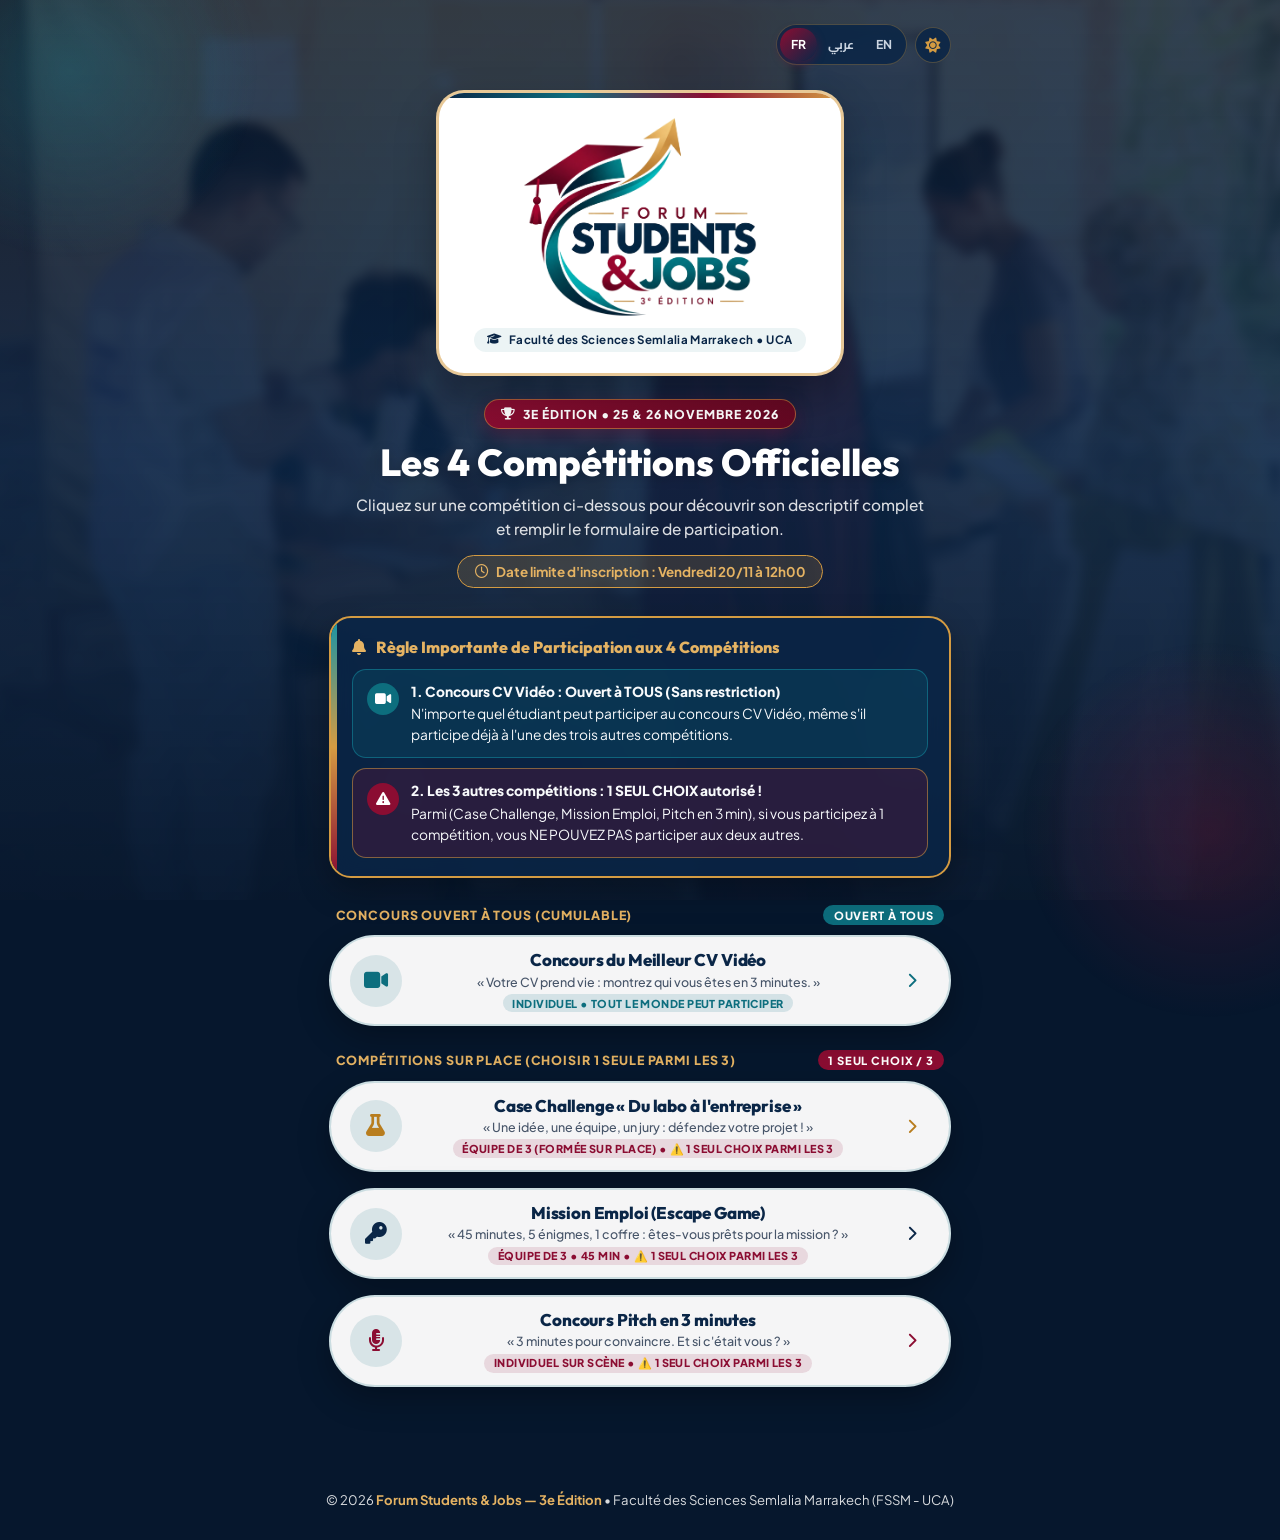
<file: competitions-taplink/index.html>
<!doctype html>
<html lang="fr">
  <head>
    <meta charset="utf-8" />
    <meta name="viewport" content="width=device-width, initial-scale=1" />
    <title>Forum Students & Jobs — 3e Édition | Les 4 Compétitions Officielles FSSM</title>
    <meta
      name="description"
      content="Portail officiel des 4 compétitions du Forum Students & Jobs (3e Édition) à la Faculté des Sciences Semlalia Marrakech (FSSM - UCA) : CV Vidéo, Case Challenge, Mission Emploi et Pitch en 3 min."
    />

    <!-- Google Fonts (Outfit, Plus Jakarta Sans & Cairo for Arabic) -->
    <link rel="preconnect" href="https://fonts.googleapis.com" />
    <link rel="preconnect" href="https://fonts.gstatic.com" crossorigin />
    <link
      href="https://fonts.googleapis.com/css2?family=Cairo:wght@500;600;700;800&family=Outfit:wght@500;700;800&family=Plus+Jakarta+Sans:wght@400;500;600;700;800&display=swap"
      rel="stylesheet"
    />

    <!-- FontAwesome Icons -->
    <link
      rel="stylesheet"
      href="https://cdnjs.cloudflare.com/ajax/libs/font-awesome/6.4.0/css/all.min.css"
    />

    <link rel="stylesheet" href="style.css" />
  </head>
  <body>
    <!-- Background Image & Overlay (Exact Taplink Structure from Chess Club FSSM) -->
    <div class="bg-slideshow-container">
      <div class="bg-slide" style="background-image: url('background.jpg');"></div>
    </div>
    <div class="bg-overlay"></div>
    <div class="bg-glow-teal"></div>
    <div class="bg-glow-crimson"></div>

    <main class="shell">
      <!-- Topbar: Language Switcher (FR/AR/EN) + Light/Dark Toggle -->
      <div class="topbar">
        <div class="topbar-controls">
          <div class="lang-switcher" aria-label="Language switcher">
            <button type="button" class="lang-btn active" data-lang="fr">FR</button>
            <button type="button" class="lang-btn" data-lang="ar">عربي</button>
            <button type="button" class="lang-btn" data-lang="en">EN</button>
          </div>
          <button
            type="button"
            id="themeToggle"
            class="theme-btn"
            aria-label="Basculer le mode clair/sombre"
            title="Mode Clair / Sombre"
          >
            <i class="fa-solid fa-sun"></i>
          </button>
        </div>
      </div>

      <!-- Taplink Header with Official Forum Students & Jobs Logo -->
      <header class="header">
        <div class="logo-card">
          <img
            src="logo.png"
            alt="Logo Forum Students & Jobs 3e Édition FSSM"
            class="logo"
          />
          <div class="logo-fssm-strip">
            <i class="fa-solid fa-graduation-cap"></i>
            <span
              data-fr="Faculté des Sciences Semlalia Marrakech • UCA"
              data-ar="كلية العلوم السملالية مراكش • جامعة القاضي عياض"
              data-en="Faculty of Sciences Semlalia Marrakech • UCA"
              >Faculté des Sciences Semlalia Marrakech • UCA</span
            >
          </div>
        </div>

        <div class="title-box">
          <span class="edition-pill">
            <i class="fa-solid fa-trophy"></i>
            <span
              data-fr="3e Édition • 25 & 26 Novembre 2026"
              data-ar="النسخة الثالثة • 25 و 26 نونبر 2026"
              data-en="3rd Edition • November 25 & 26, 2026"
              >3e Édition • 25 & 26 Novembre 2026</span
            >
          </span>
          <h1
            class="site-title"
            data-fr="Les 4 Compétitions Officielles"
            data-ar="المسابقات الرسمية الأربع للمنتدى"
            data-en="The 4 Official Competitions"
          >
            Les 4 Compétitions Officielles
          </h1>
          <p
            class="site-subtitle"
            data-fr="Cliquez sur une compétition ci-dessous pour découvrir son descriptif complet et remplir le formulaire de participation."
            data-ar="اضغط على إحدى المسابقات الأربع أسفله لاكتشاف تفاصيلها الكاملة وملء استمارة المشاركة."
            data-en="Click on any competition below to discover its full description and fill out the registration form."
          >
            Cliquez sur une compétition ci-dessous pour découvrir son descriptif complet et remplir le formulaire de participation.
          </p>
          <div class="deadline-banner">
            <i class="fa-regular fa-clock"></i>
            <span
              data-fr="Date limite d'inscription : Vendredi 20/11 à 12h00"
              data-ar="آخر أجل للتسجيل والمشاركة: الجمعة 20/11 على الساعة 12:00 زوالاً"
              data-en="Registration Deadline: Friday 20/11 at 12:00 PM"
              >Date limite d'inscription : Vendredi 20/11 à 12h00</span
            >
          </div>
        </div>
      </header>

      <!-- CRUCIAL NOTIFICATION: PARTICIPATION RULES -->
      <section class="rules-notice-card" aria-label="Règles de participation">
        <div class="rules-notice-header">
          <i class="fa-solid fa-bell"></i>
          <span
            data-fr="Règle Importante de Participation aux 4 Compétitions"
            data-ar="تنبيه هام بخصوص شروط المشاركة في المسابقات الأربع"
            data-en="Important Participation Rule for the 4 Competitions"
            >Règle Importante de Participation aux 4 Compétitions</span
          >
        </div>

        <div class="rules-grid">
          <!-- Rule 1: CV Vidéo open to everyone -->
          <div class="rule-box rule-open">
            <div class="rule-box-icon">
              <i class="fa-solid fa-video"></i>
            </div>
            <div>
              <strong
                data-fr="1. Concours CV Vidéo : Ouvert à TOUS (Sans restriction)"
                data-ar="1. مسابقة السيرة الذاتية بالفيديو (CV Vidéo): مفتوحة للجميع"
                data-en="1. Video CV Contest: Open to ALL Students (Unrestricted)"
                >1. Concours CV Vidéo : Ouvert à TOUS (Sans restriction)</strong
              >
              <span
                data-fr="N'importe quel étudiant peut participer au concours CV Vidéo, même s'il participe déjà à l'une des trois autres compétitions."
                data-ar="يمكن لأي طالب(ة) المشاركة في مسابقة CV Vidéo بحرية تامة، حتى لو كان مسجلاً في إحدى المسابقات الثلاث الأخرى."
                data-en="Any student can participate in the Video CV contest, even if they also register for one of the other three competitions."
                >N'importe quel étudiant peut participer au concours CV Vidéo, même s'il participe déjà à l'une des trois autres compétitions.</span
              >
            </div>
          </div>

          <!-- Rule 2: 1 choice among the other 3 -->
          <div class="rule-box rule-exclusive">
            <div class="rule-box-icon">
              <i class="fa-solid fa-triangle-exclamation"></i>
            </div>
            <div>
              <strong
                data-fr="2. Les 3 autres compétitions : 1 SEUL CHOIX autorisé !"
                data-ar="2. المسابقات الثلاث الأخرى: يحق لك اختيار مسابقة واحدة فقط!"
                data-en="2. The Other 3 Competitions: ONLY 1 CHOICE Allowed!"
                >2. Les 3 autres compétitions : 1 SEUL CHOIX autorisé !</strong
              >
              <span
                data-fr="Parmi (Case Challenge, Mission Emploi, Pitch en 3 min), si vous participez à 1 compétition, vous NE POUVEZ PAS participer aux deux autres."
                data-ar="من بين (Case Challenge و Mission Emploi و Pitch en 3 min)، إذا شاركت في مسابقة واحدة (1)، فلا يمكنك المشاركة في المسابقتين الأخريين."
                data-en="Among (Case Challenge, Job Mission, 3-Min Pitch), if you participate in 1 competition, you CANNOT participate in the other two."
                >Parmi (Case Challenge, Mission Emploi, Pitch en 3 min), si vous participez à 1 compétition, vous NE POUVEZ PAS participer aux deux autres.</span
              >
            </div>
          </div>
        </div>

        <!-- Dynamic Banner if student already registered for 1 of the 3 -->
        <div id="activeChoiceAlert" class="active-choice-alert">
          <span id="activeChoiceText"></span>
          <button
            type="button"
            id="resetChoiceBtn"
            class="reset-choice-btn"
            data-fr="Modifier mon choix"
            data-ar="تغيير اختياري"
            data-en="Change my choice"
          >
            Modifier mon choix
          </button>
        </div>
      </section>

      <!-- GROUP 1: OPEN TO ALL (CV VIDÉO) -->
      <div class="section-group-label">
        <span
          data-fr="Concours Ouvert à Tous (Cumulable)"
          data-ar="مسابقة مفتوحة لجميع الطلبة (قابلة للجمع)"
          data-en="Open to All Students (Cumulable)"
          >Concours Ouvert à Tous (Cumulable)</span
        >
        <span
          class="section-group-badge badge-open"
          data-fr="Ouvert à tous"
          data-ar="متاح للجميع"
          data-en="Open to all"
          >Ouvert à tous</span
        >
      </div>

      <section class="links-list" aria-label="Concours CV Vidéo">
        <!-- 1. CV VIDÉO -->
        <a href="cv-video.html" class="link-pill pill-teal">
          <div class="pill-icon">
            <i class="fa-solid fa-video"></i>
          </div>
          <div class="pill-content">
            <span
              class="pill-title"
              data-fr="Concours du Meilleur CV Vidéo"
              data-ar="مسابقة أفضل سيرة ذاتية بالفيديو (CV Vidéo)"
              data-en="Best Video CV Competition"
              >Concours du Meilleur CV Vidéo</span
            >
            <span
              class="pill-subtitle"
              data-fr="« Votre CV prend vie : montrez qui vous êtes en 3 minutes. »"
              data-ar="« سيرتك الذاتية تنبض بالحياة: أظهر من أنت في 3 دقائق »"
              data-en="“Your CV comes to life: show who you are in 3 minutes.”"
              >« Votre CV prend vie : montrez qui vous êtes en 3 minutes. »</span
            >
            <span
              class="pill-tag tag-open"
              data-fr="Individuel • Tout le monde peut participer"
              data-ar="فردي • متاح لمشاركة الجميع دون استثناء"
              data-en="Individual • Anyone can participate"
              >Individuel • Tout le monde peut participer</span
            >
          </div>
          <div class="pill-arrow">
            <i class="fa-solid fa-chevron-right"></i>
          </div>
        </a>
      </section>

      <!-- GROUP 2: THE 3 EXCLUSIVE COMPETITIONS (1 CHOICE MAX) -->
      <div class="section-group-label">
        <span
          data-fr="Compétitions sur Place (Choisir 1 seule parmi les 3)"
          data-ar="مسابقات حضورية (اختر مسابقة واحدة فقط من بين 3)"
          data-en="On-Site Competitions (Choose ONLY 1 of the 3)"
          >Compétitions sur Place (Choisir 1 seule parmi les 3)</span
        >
        <span
          class="section-group-badge badge-exclusive"
          data-fr="1 Seul Choix / 3"
          data-ar="خيار واحد فقط من 3"
          data-en="1 Choice Only / 3"
          >1 Seul Choix / 3</span
        >
      </div>

      <section class="links-list" aria-label="Les 3 compétitions à choix unique">
        <!-- 2. CASE CHALLENGE -->
        <a href="case-challenge.html" class="link-pill pill-gold">
          <div class="pill-icon">
            <i class="fa-solid fa-flask"></i>
          </div>
          <div class="pill-content">
            <span
              class="pill-title"
              data-fr="Case Challenge « Du labo à l'entreprise »"
              data-ar="تحدي الحالات « من المختبر إلى المقاولة »"
              data-en="Case Challenge “From Lab to Business”"
              >Case Challenge « Du labo à l'entreprise »</span
            >
            <span
              class="pill-subtitle"
              data-fr="« Une idée, une équipe, un jury : défendez votre projet ! »"
              data-ar="« فكرة، فريق، لجنة تحكيم: دافع عن مشروعك! »"
              data-en="“One idea, one team, one jury: defend your project!”"
              >« Une idée, une équipe, un jury : défendez votre projet ! »</span
            >
            <span
              class="pill-tag tag-choice"
              data-fr="Équipe de 3 (formée sur place) • ⚠️ 1 seul choix parmi les 3"
              data-ar="فريق من 3 (يُشكّل بعين المكان) • ⚠️ خيار واحد من 3"
              data-en="Team of 3 (formed on site) • ⚠️ 1 choice among the 3"
              >Équipe de 3 (formée sur place) • ⚠️ 1 seul choix parmi les 3</span
            >
          </div>
          <div class="pill-arrow">
            <i class="fa-solid fa-chevron-right"></i>
          </div>
        </a>

        <!-- 3. MISSION EMPLOI (ESCAPE GAME) -->
        <a href="mission-emploi.html" class="link-pill pill-navy">
          <div class="pill-icon">
            <i class="fa-solid fa-key"></i>
          </div>
          <div class="pill-content">
            <span
              class="pill-title"
              data-fr="Mission Emploi (Escape Game)"
              data-ar="مهمة التوظيف (Mission Emploi - Escape Game)"
              data-en="Job Mission (Recruitment Escape Game)"
              >Mission Emploi (Escape Game)</span
            >
            <span
              class="pill-subtitle"
              data-fr="« 45 minutes, 5 énigmes, 1 coffre : êtes-vous prêts pour la mission ? »"
              data-ar="« 45 دقيقة، 5 ألغاز، خزنة واحدة: هل أنتم مستعدون للمهمة؟ »"
              data-en="“45 minutes, 5 puzzles, 1 vault: are you ready for the mission?”"
              >« 45 minutes, 5 énigmes, 1 coffre : êtes-vous prêts pour la mission ? »</span
            >
            <span
              class="pill-tag tag-choice"
              data-fr="Équipe de 3 • 45 min • ⚠️ 1 seul choix parmi les 3"
              data-ar="فريق من 3 • 45 دقيقة • ⚠️ خيار واحد من 3"
              data-en="Team of 3 • 45 min • ⚠️ 1 choice among the 3"
              >Équipe de 3 • 45 min • ⚠️ 1 seul choix parmi les 3</span
            >
          </div>
          <div class="pill-arrow">
            <i class="fa-solid fa-chevron-right"></i>
          </div>
        </a>

        <!-- 4. PITCH EN 3 MIN -->
        <a href="pitch-3min.html" class="link-pill pill-crimson">
          <div class="pill-icon">
            <i class="fa-solid fa-microphone-lines"></i>
          </div>
          <div class="pill-content">
            <span
              class="pill-title"
              data-fr="Concours Pitch en 3 minutes"
              data-ar="مسابقة العرض التقديمي في 3 دقائق (Pitch)"
              data-en="3-Minute Pitch Competition"
              >Concours Pitch en 3 minutes</span
            >
            <span
              class="pill-subtitle"
              data-fr="« 3 minutes pour convaincre. Et si c'était vous ? »"
              data-ar="« 3 دقائق للإقناع. ماذا لو كنت أنت الفائز؟ »"
              data-en="“3 minutes to convince. What if it were you?”"
              >« 3 minutes pour convaincre. Et si c'était vous ? »</span
            >
            <span
              class="pill-tag tag-choice"
              data-fr="Individuel sur scène • ⚠️ 1 seul choix parmi les 3"
              data-ar="فردي على المنصة • ⚠️ خيار واحد من 3"
              data-en="Individual on stage • ⚠️ 1 choice among the 3"
              >Individuel sur scène • ⚠️ 1 seul choix parmi les 3</span
            >
          </div>
          <div class="pill-arrow">
            <i class="fa-solid fa-chevron-right"></i>
          </div>
        </a>
      </section>
    </main>

    <footer class="footer">
      <p
        data-fr="© 2026 <strong>Forum Students & Jobs — 3e Édition</strong> • Faculté des Sciences Semlalia Marrakech (FSSM - UCA)"
        data-ar="© 2026 <strong>منتدى الطالب والمقاولة — النسخة الثالثة</strong> • كلية العلوم السملالية مراكش (FSSM - UCA)"
        data-en="© 2026 <strong>Forum Students & Jobs — 3rd Edition</strong> • Faculty of Sciences Semlalia Marrakech (FSSM - UCA)"
      >
        © 2026 <strong>Forum Students & Jobs — 3e Édition</strong> • Faculté des Sciences Semlalia Marrakech (FSSM - UCA)
      </p>
    </footer>

    <script src="app.js"></script>
  </body>
</html>
</file>
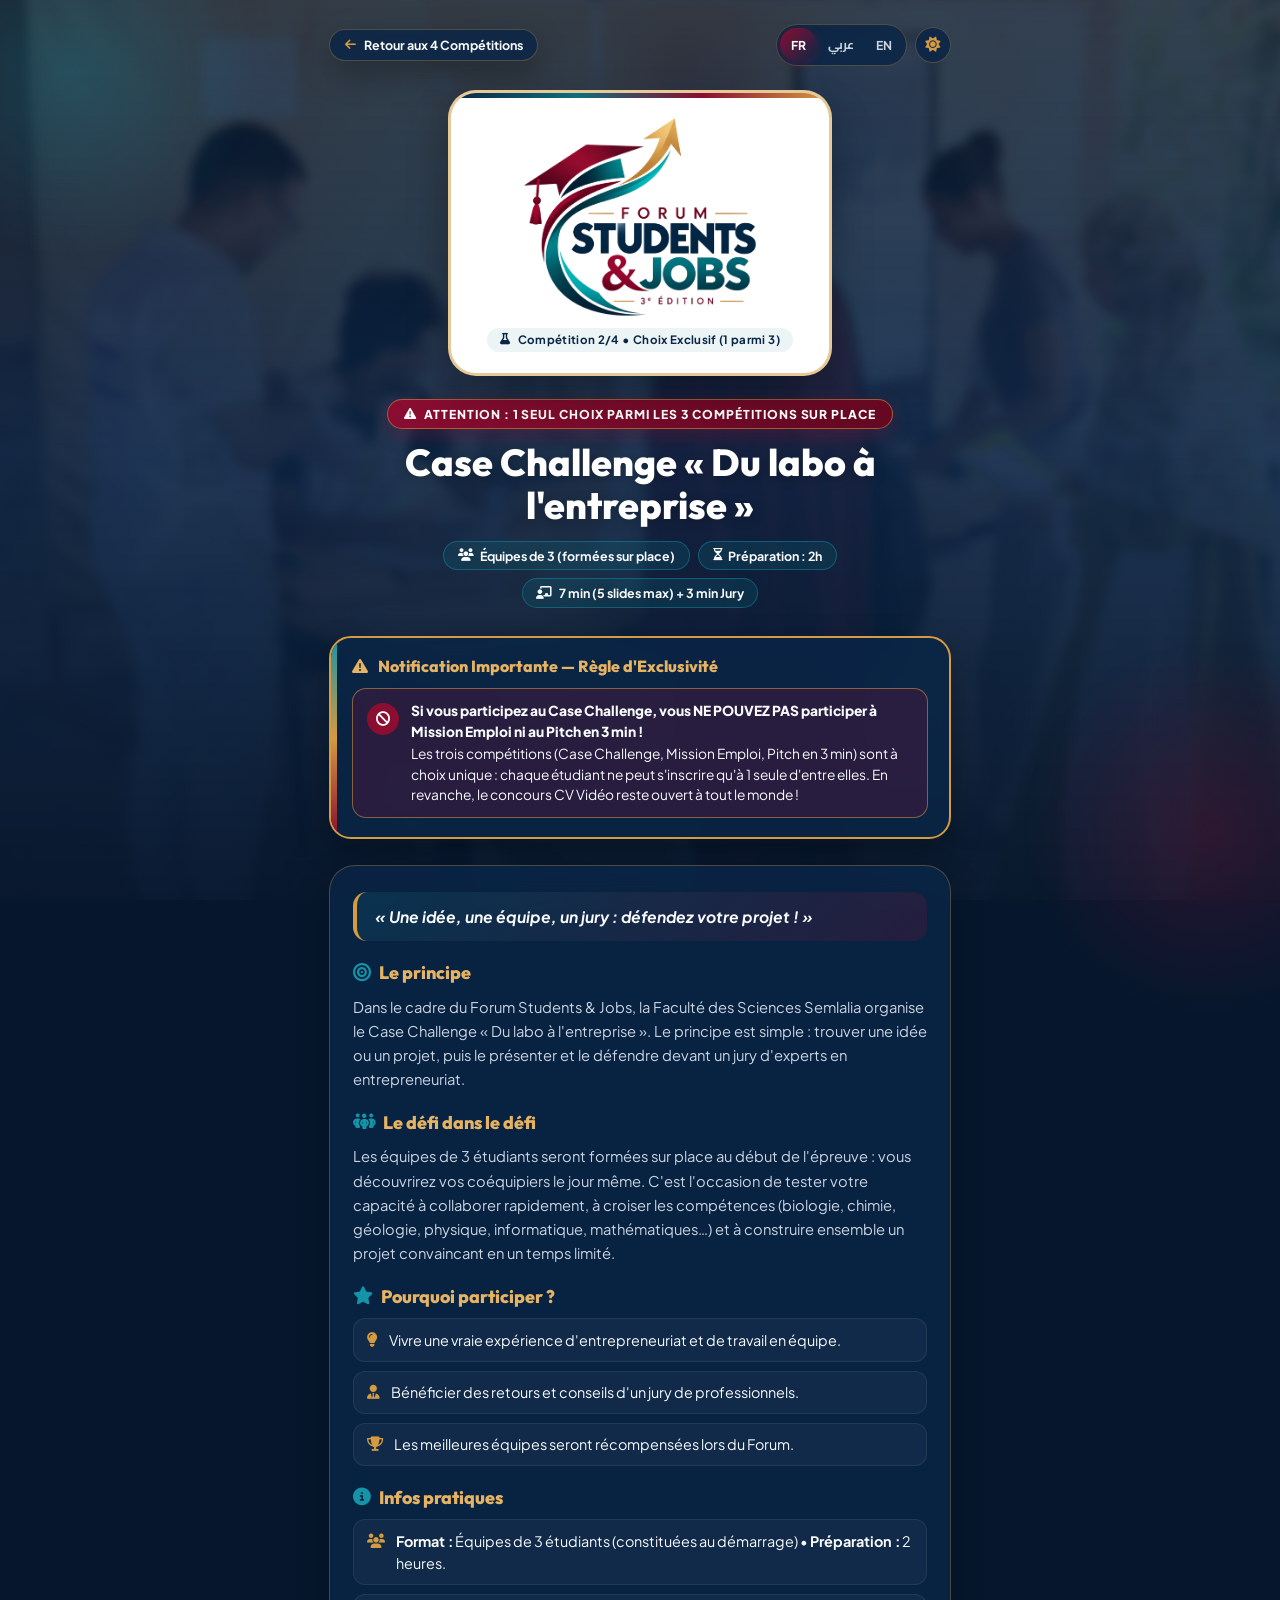
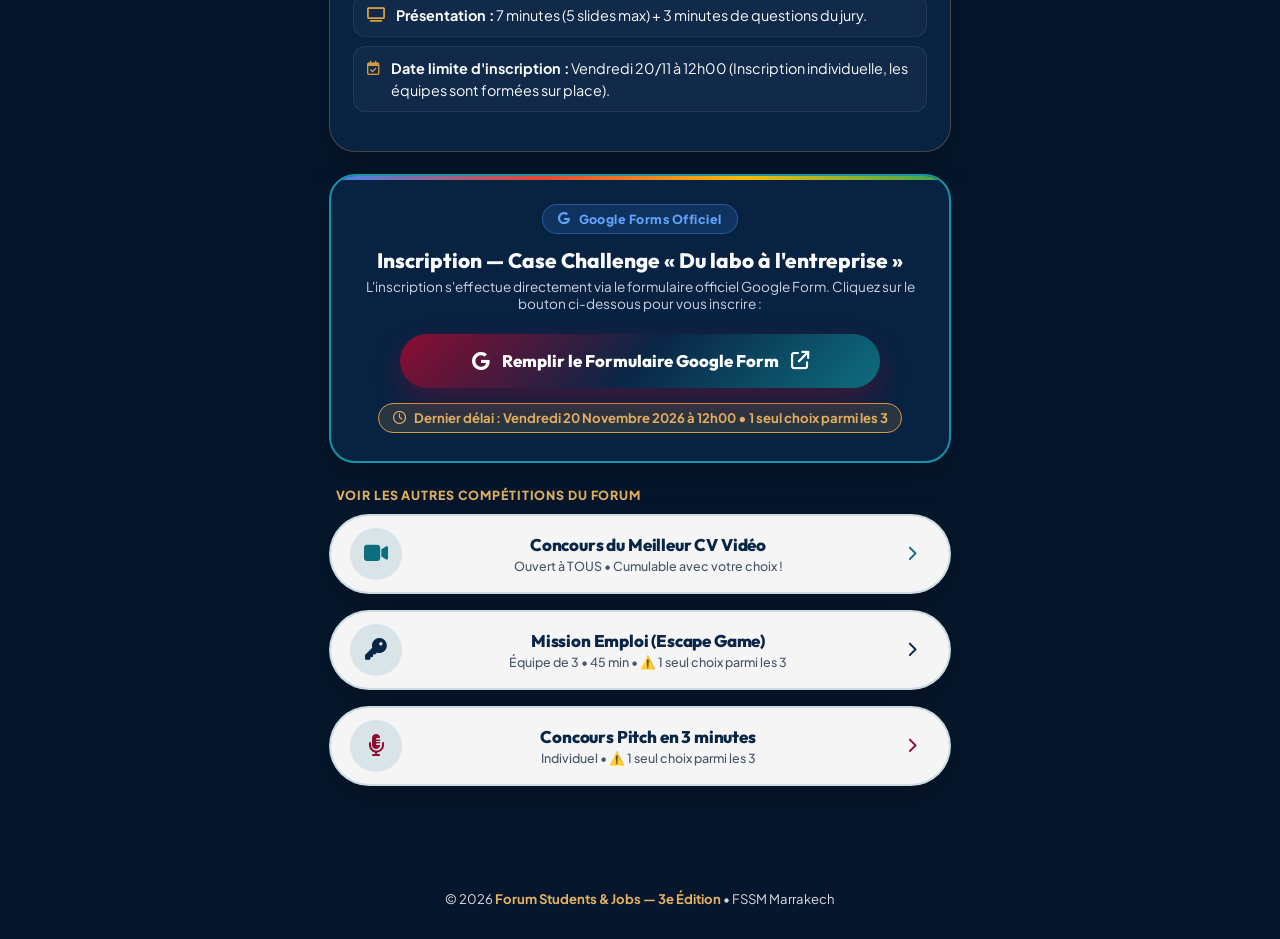
<file: competitions-taplink/case-challenge.html>
<!doctype html>
<html lang="fr">
  <head>
    <meta charset="utf-8" />
    <meta name="viewport" content="width=device-width, initial-scale=1" />
    <title>Case Challenge « Du labo à l'entreprise » | Forum Students & Jobs (FSSM)</title>
    <meta
      name="description"
      content="Case Challenge « Du labo à l'entreprise » — Forum Students & Jobs (3e Édition) à la Faculté des Sciences Semlalia Marrakech. Équipes de 3 formées sur place."
    />

    <link rel="preconnect" href="https://fonts.googleapis.com" />
    <link rel="preconnect" href="https://fonts.gstatic.com" crossorigin />
    <link
      href="https://fonts.googleapis.com/css2?family=Cairo:wght@500;600;700;800&family=Outfit:wght@500;700;800&family=Plus+Jakarta+Sans:wght@400;500;600;700;800&display=swap"
      rel="stylesheet"
    />
    <link
      rel="stylesheet"
      href="https://cdnjs.cloudflare.com/ajax/libs/font-awesome/6.4.0/css/all.min.css"
    />
    <link rel="stylesheet" href="style.css" />
  </head>
  <body>
    <div class="bg-slideshow-container">
      <div class="bg-slide" style="background-image: url('background.jpg');"></div>
    </div>
    <div class="bg-overlay"></div>
    <div class="bg-glow-teal"></div>
    <div class="bg-glow-crimson"></div>

    <main class="shell">
      <!-- Topbar -->
      <div class="topbar">
        <a href="index.html" class="topbar-brand-mini">
          <i class="fa-solid fa-arrow-left"></i>
          <span
            data-fr="Retour aux 4 Compétitions"
            data-ar="العودة إلى المسابقات الأربع"
            data-en="Back to the 4 Competitions"
            >Retour aux 4 Compétitions</span
          >
        </a>

        <div class="topbar-controls">
          <div class="lang-switcher">
            <button type="button" class="lang-btn active" data-lang="fr">FR</button>
            <button type="button" class="lang-btn" data-lang="ar">عربي</button>
            <button type="button" class="lang-btn" data-lang="en">EN</button>
          </div>
          <button
            type="button"
            id="themeToggle"
            class="theme-btn"
            aria-label="Mode Clair / Sombre"
          >
            <i class="fa-solid fa-sun"></i>
          </button>
        </div>
      </div>

      <!-- Header -->
      <header class="header">
        <div class="logo-card">
          <img src="logo.png" alt="Logo Forum Students & Jobs" class="logo" />
          <div class="logo-fssm-strip">
            <i class="fa-solid fa-flask"></i>
            <span
              data-fr="Compétition 2/4 • Choix Exclusif (1 parmi 3)"
              data-ar="المسابقة 2/4 • اختيار حصري (واحدة من بين 3)"
              data-en="Competition 2/4 • Exclusive Choice (1 of 3)"
              >Compétition 2/4 • Choix Exclusif (1 parmi 3)</span
            >
          </div>
        </div>

        <div class="title-box">
          <span class="edition-pill">
            <i class="fa-solid fa-triangle-exclamation"></i>
            <span
              data-fr="Attention : 1 Seul Choix parmi les 3 compétitions sur place"
              data-ar="تنبيه: يحق لك اختيار مسابقة واحدة فقط من بين المسابقات الثلاث"
              data-en="Warning: Only 1 Choice allowed among the 3 on-site competitions"
              >Attention : 1 Seul Choix parmi les 3 compétitions sur place</span
            >
          </span>
          <h1
            class="site-title"
            data-fr="Case Challenge « Du labo à l'entreprise »"
            data-ar="تحدي الحالات « من المختبر إلى المقاولة »"
            data-en="Case Challenge “From Lab to Business”"
          >
            Case Challenge « Du labo à l'entreprise »
          </h1>
          <div class="comp-hero-badge-row">
            <span class="comp-meta-chip">
              <i class="fa-solid fa-users"></i>
              <span data-fr="Équipes de 3 (formées sur place)" data-ar="فرق من 3 طلبة (تُشكّل بعين المكان)" data-en="Teams of 3 (formed on site)">Équipes de 3 (formées sur place)</span>
            </span>
            <span class="comp-meta-chip">
              <i class="fa-regular fa-hourglass-half"></i>
              <span data-fr="Préparation : 2h" data-ar="التحضير: ساعتان" data-en="Prep: 2 hours">Préparation : 2h</span>
            </span>
            <span class="comp-meta-chip">
              <i class="fa-solid fa-chalkboard-user"></i>
              <span data-fr="7 min (5 slides max) + 3 min Jury" data-ar="7 دقائق عرض + 3 دقائق أسئلة" data-en="7 min pitch + 3 min Q&A">7 min (5 slides max) + 3 min Jury</span>
            </span>
          </div>
        </div>
      </header>

      <!-- Rule Notification Box -->
      <section class="rules-notice-card">
        <div class="rules-notice-header">
          <i class="fa-solid fa-triangle-exclamation"></i>
          <span
            data-fr="Notification Importante — Règle d'Exclusivité"
            data-ar="إشعار هام — قاعدة الاختيار الحصري"
            data-en="Important Notice — Exclusivity Rule"
            >Notification Importante — Règle d'Exclusivité</span
          >
        </div>
        <div class="rule-box rule-exclusive">
          <div class="rule-box-icon">
            <i class="fa-solid fa-ban"></i>
          </div>
          <div>
            <strong
              data-fr="Si vous participez au Case Challenge, vous NE POUVEZ PAS participer à Mission Emploi ni au Pitch en 3 min !"
              data-ar="إذا شاركت في Case Challenge، فلا يمكنك المشاركة في Mission Emploi ولا في Pitch en 3 min!"
              data-en="If you participate in the Case Challenge, you CANNOT participate in Job Mission or the 3-Min Pitch!"
              >Si vous participez au Case Challenge, vous NE POUVEZ PAS participer à Mission Emploi ni au Pitch en 3 min !</strong
            >
            <span
              data-fr="Les trois compétitions (Case Challenge, Mission Emploi, Pitch en 3 min) sont à choix unique : chaque étudiant ne peut s'inscrire qu'à 1 seule d'entre elles. En revanche, le concours CV Vidéo reste ouvert à tout le monde !"
              data-ar="المسابقات الثلاث (Case Challenge، Mission Emploi، Pitch en 3 min) حصرية فيما بينها: يحق لكل طالب التسجيل في مسابقة واحدة فقط منها. بالمقابل، تظل مسابقة CV Vidéo مفتوحة للجميع!"
              data-en="The three competitions (Case Challenge, Job Mission, 3-Min Pitch) are mutually exclusive: each student may only register for ONE of them. However, the Video CV contest remains open to everyone!"
              >Les trois compétitions (Case Challenge, Mission Emploi, Pitch en 3 min) sont à choix unique : chaque étudiant ne peut s'inscrire qu'à 1 seule d'entre elles. En revanche, le concours CV Vidéo reste ouvert à tout le monde !</span
            >
          </div>
        </div>

        <div id="activeChoiceAlert" class="active-choice-alert">
          <span id="activeChoiceText"></span>
          <button
            type="button"
            id="resetChoiceBtn"
            class="reset-choice-btn"
            data-fr="Modifier mon choix"
            data-ar="تغيير اختياري"
            data-en="Change my choice"
          >
            Modifier mon choix
          </button>
        </div>
      </section>

      <!-- Official Description from CASE CHALLENGE.docx -->
      <article class="comp-detail-card">
        <div
          class="comp-quote-box"
          data-fr="« Une idée, une équipe, un jury : défendez votre projet ! »"
          data-ar="« فكرة، فريق، لجنة تحكيم: دافع عن مشروعك! »"
          data-en="“One idea, one team, one jury: defend your project!”"
        >
          « Une idée, une équipe, un jury : défendez votre projet ! »
        </div>

        <h2 class="comp-section-title">
          <i class="fa-solid fa-bullseye"></i>
          <span data-fr="Le principe" data-ar="مبدأ المسابقة" data-en="The Concept">Le principe</span>
        </h2>
        <p
          class="comp-text"
          data-fr="Dans le cadre du Forum Students & Jobs, la Faculté des Sciences Semlalia organise le Case Challenge « Du labo à l'entreprise ». Le principe est simple : trouver une idée ou un projet, puis le présenter et le défendre devant un jury d'experts en entrepreneuriat."
          data-ar="في إطار منتدى Students & Jobs، تنظم كلية العلوم السملالية مسابقة Case Challenge « من المختبر إلى المقاولة ». المبدأ بسيط: إيجاد فكرة أو مشروع، ثم تقديمه والدفاع عنه أمام لجنة تحكيم مكونة من خبراء في ريادة الأعمال."
          data-en="As part of the Students & Jobs Forum, the Faculty of Sciences Semlalia organizes the Case Challenge 'From Lab to Business'. The concept is simple: develop an idea or project, then pitch and defend it before a jury of entrepreneurship experts."
        >
          Dans le cadre du Forum Students & Jobs, la Faculté des Sciences Semlalia organise le Case Challenge « Du labo à l'entreprise ». Le principe est simple : trouver une idée ou un projet, puis le présenter et le défendre devant un jury d'experts en entrepreneuriat.
        </p>

        <h2 class="comp-section-title">
          <i class="fa-solid fa-people-group"></i>
          <span
            data-fr="Le défi dans le défi"
            data-ar="التحدي داخل التحدي"
            data-en="The Challenge Within the Challenge"
            >Le défi dans le défi</span
          >
        </h2>
        <p
          class="comp-text"
          data-fr="Les équipes de 3 étudiants seront formées sur place au début de l'épreuve : vous découvrirez vos coéquipiers le jour même. C'est l'occasion de tester votre capacité à collaborer rapidement, à croiser les compétences (biologie, chimie, géologie, physique, informatique, mathématiques…) et à construire ensemble un projet convaincant en un temps limité."
          data-ar="سيتم تشكيل الفرق المكونة من 3 طلبة بعين المكان في بداية المسابقة: ستكتشف زملاءك في الفريق يوم المسابقة نفسه! إنها فرصة لاختبار قدرتك على التعاون السريع وتوحيد المهارات (البيولوجيا، الكيمياء، الجيولوجيا، الفيزياء، المعلوميات، الرياضيات...) لبناء مشروع مقنع في وقت محدود."
          data-en="Teams of 3 students will be formed on site at the start of the event: you will discover your teammates on the day itself. It is a chance to test your ability to collaborate rapidly, combine skills (biology, chemistry, geology, physics, computer science, mathematics…), and build a compelling project in limited time."
        >
          Les équipes de 3 étudiants seront formées sur place au début de l'épreuve : vous découvrirez vos coéquipiers le jour même. C'est l'occasion de tester votre capacité à collaborer rapidement, à croiser les compétences (biologie, chimie, géologie, physique, informatique, mathématiques…) et à construire ensemble un projet convaincant en un temps limité.
        </p>

        <h2 class="comp-section-title">
          <i class="fa-solid fa-star"></i>
          <span
            data-fr="Pourquoi participer ?"
            data-ar="لماذا تشارك في هذه المسابقة؟"
            data-en="Why Participate?"
            >Pourquoi participer ?</span
          >
        </h2>
        <ul class="comp-list">
          <li>
            <i class="fa-solid fa-lightbulb"></i>
            <span
              data-fr="Vivre une vraie expérience d'entrepreneuriat et de travail en équipe."
              data-ar="عيش تجربة حقيقية في ريادة الأعمال والعمل الجماعي."
              data-en="Experience real-world entrepreneurship and teamwork."
              >Vivre une vraie expérience d'entrepreneuriat et de travail en équipe.</span
            >
          </li>
          <li>
            <i class="fa-solid fa-user-tie"></i>
            <span
              data-fr="Bénéficier des retours et conseils d'un jury de professionnels."
              data-ar="الاستفادة من ملاحظات ونصائح لجنة تحكيم من المهنيين والخبراء."
              data-en="Benefit from direct feedback and advice from a professional jury."
              >Bénéficier des retours et conseils d'un jury de professionnels.</span
            >
          </li>
          <li>
            <i class="fa-solid fa-trophy"></i>
            <span
              data-fr="Les meilleures équipes seront récompensées lors du Forum."
              data-ar="سيتم تتويج أفضل الفرق بجوائز متميزة خلال المنتدى."
              data-en="The best teams will be rewarded during the Forum."
              >Les meilleures équipes seront récompensées lors du Forum.</span
            >
          </li>
        </ul>

        <h2 class="comp-section-title">
          <i class="fa-solid fa-circle-info"></i>
          <span
            data-fr="Infos pratiques"
            data-ar="معلومات عملية"
            data-en="Practical Information"
            >Infos pratiques</span
          >
        </h2>
        <ul class="comp-list">
          <li>
            <i class="fa-solid fa-users"></i>
            <span
              data-fr="<strong>Format :</strong> Équipes de 3 étudiants (constituées au démarrage) • <strong>Préparation :</strong> 2 heures."
              data-ar="<strong>الصيغة:</strong> فرق من 3 طلبة (تُشكّل عند الانطلاق) • <strong>التحضير:</strong> ساعتان."
              data-en="<strong>Format:</strong> Teams of 3 students (formed at kickoff) • <strong>Prep time:</strong> 2 hours."
              ><strong>Format :</strong> Équipes de 3 étudiants (constituées au démarrage) • <strong>Préparation :</strong> 2 heures.</span
            >
          </li>
          <li>
            <i class="fa-solid fa-tv"></i>
            <span
              data-fr="<strong>Présentation :</strong> 7 minutes (5 slides max) + 3 minutes de questions du jury."
              data-ar="<strong>العرض:</strong> 7 دقائق (5 شرائح كحد أقصى) + 3 دقائق لأسئلة لجنة التحكيم."
              data-en="<strong>Presentation:</strong> 7 minutes (max 5 slides) + 3 minutes of jury Q&A."
              ><strong>Présentation :</strong> 7 minutes (5 slides max) + 3 minutes de questions du jury.</span
            >
          </li>
          <li>
            <i class="fa-regular fa-calendar-check"></i>
            <span
              data-fr="<strong>Date limite d'inscription :</strong> Vendredi 20/11 à 12h00 (Inscription individuelle, les équipes sont formées sur place)."
              data-ar="<strong>آخر أجل للتسجيل:</strong> الجمعة 20/11 على الساعة 12:00 زوالاً (التسجيل فردي وتُشكّل الفرق بعين المكان)."
              data-en="<strong>Registration deadline:</strong> Friday 20/11 at 12:00 PM (Individual sign-up; teams are formed on site)."
              ><strong>Date limite d'inscription :</strong> Vendredi 20/11 à 12h00 (Inscription individuelle, les équipes sont formées sur place).</span
            >
          </li>
        </ul>
      </article>

      <!-- Google Form Registration CTA -->
      <section class="gform-section" id="inscription">
        <div class="gform-badge">
          <i class="fa-brands fa-google"></i>
          <span
            data-fr="Google Forms Officiel"
            data-ar="استمارة Google Forms الرسمية"
            data-en="Official Google Forms"
            >Google Forms Officiel</span
          >
        </div>
        <div class="form-header">
          <h2
            data-fr="Inscription — Case Challenge « Du labo à l'entreprise »"
            data-ar="التسجيل — تحدي الحالات « من المختبر إلى المقاولة »"
            data-en="Registration — Case Challenge “From Lab to Business”"
          >
            Inscription — Case Challenge « Du labo à l'entreprise »
          </h2>
          <p
            data-fr="L'inscription s'effectue directement via le formulaire officiel Google Form. Cliquez sur le bouton ci-dessous pour vous inscrire :"
            data-ar="يتم التسجيل مباشرة عبر استمارة Google Form الرسمية. اضغط على الزر أسفله للتسجيل:"
            data-en="Registration is done directly through the official Google Form. Click the button below to register:"
          >
            L'inscription s'effectue directement via le formulaire officiel Google Form. Cliquez sur le bouton ci-dessous pour vous inscrire :
          </p>
        </div>

        <div class="gform-action-box">
          <a
            href="https://docs.google.com/forms/d/e/1FAIpQLScEVM3u7UD30GyVEqSaJ6nAN2tNFHUY_NhfoCh_imsmhVZQ8A/viewform"
            target="_blank"
            rel="noopener noreferrer"
            class="google-form-btn"
          >
            <i class="fa-brands fa-google"></i>
            <span
              data-fr="Remplir le Formulaire Google Form"
              data-ar="ملء استمارة التسجيل على Google Form"
              data-en="Open Google Form Registration"
              >Remplir le Formulaire Google Form</span
            >
            <i class="fa-solid fa-arrow-up-right-from-square"></i>
          </a>

          <div class="gform-deadline-note">
            <i class="fa-regular fa-clock"></i>
            <span
              data-fr="Dernier délai : Vendredi 20 Novembre 2026 à 12h00 • 1 seul choix parmi les 3"
              data-ar="آخر أجل: الجمعة 20 نونبر 2026 على الساعة 12:00 زوالاً • خيار واحد من بين 3"
              data-en="Deadline: Friday, November 20, 2026 at 12:00 PM • 1 choice among the 3"
              >Dernier délai : Vendredi 20 Novembre 2026 à 12h00 • 1 seul choix parmi les 3</span
            >
          </div>
        </div>
      </section>

      <!-- Navigation to other competitions -->
      <div class="other-comps-nav">
        <div class="section-group-label">
          <span
            data-fr="Voir les autres compétitions du Forum"
            data-ar="تصفح باقي مسابقات المنتدى"
            data-en="View the other Forum competitions"
            >Voir les autres compétitions du Forum</span
          >
        </div>
        <div class="links-list">
          <a href="cv-video.html" class="link-pill pill-teal">
            <div class="pill-icon"><i class="fa-solid fa-video"></i></div>
            <div class="pill-content">
              <span class="pill-title">Concours du Meilleur CV Vidéo</span>
              <span class="pill-subtitle">Ouvert à TOUS • Cumulable avec votre choix !</span>
            </div>
            <div class="pill-arrow"><i class="fa-solid fa-chevron-right"></i></div>
          </a>
          <a href="mission-emploi.html" class="link-pill pill-navy">
            <div class="pill-icon"><i class="fa-solid fa-key"></i></div>
            <div class="pill-content">
              <span class="pill-title">Mission Emploi (Escape Game)</span>
              <span class="pill-subtitle">Équipe de 3 • 45 min • ⚠️ 1 seul choix parmi les 3</span>
            </div>
            <div class="pill-arrow"><i class="fa-solid fa-chevron-right"></i></div>
          </a>
          <a href="pitch-3min.html" class="link-pill pill-crimson">
            <div class="pill-icon"><i class="fa-solid fa-microphone-lines"></i></div>
            <div class="pill-content">
              <span class="pill-title">Concours Pitch en 3 minutes</span>
              <span class="pill-subtitle">Individuel • ⚠️ 1 seul choix parmi les 3</span>
            </div>
            <div class="pill-arrow"><i class="fa-solid fa-chevron-right"></i></div>
          </a>
        </div>
      </div>
    </main>

    <footer class="footer">
      <p>© 2026 <strong>Forum Students & Jobs — 3e Édition</strong> • FSSM Marrakech</p>
    </footer>

    <script src="app.js"></script>
  </body>
</html>
</file>
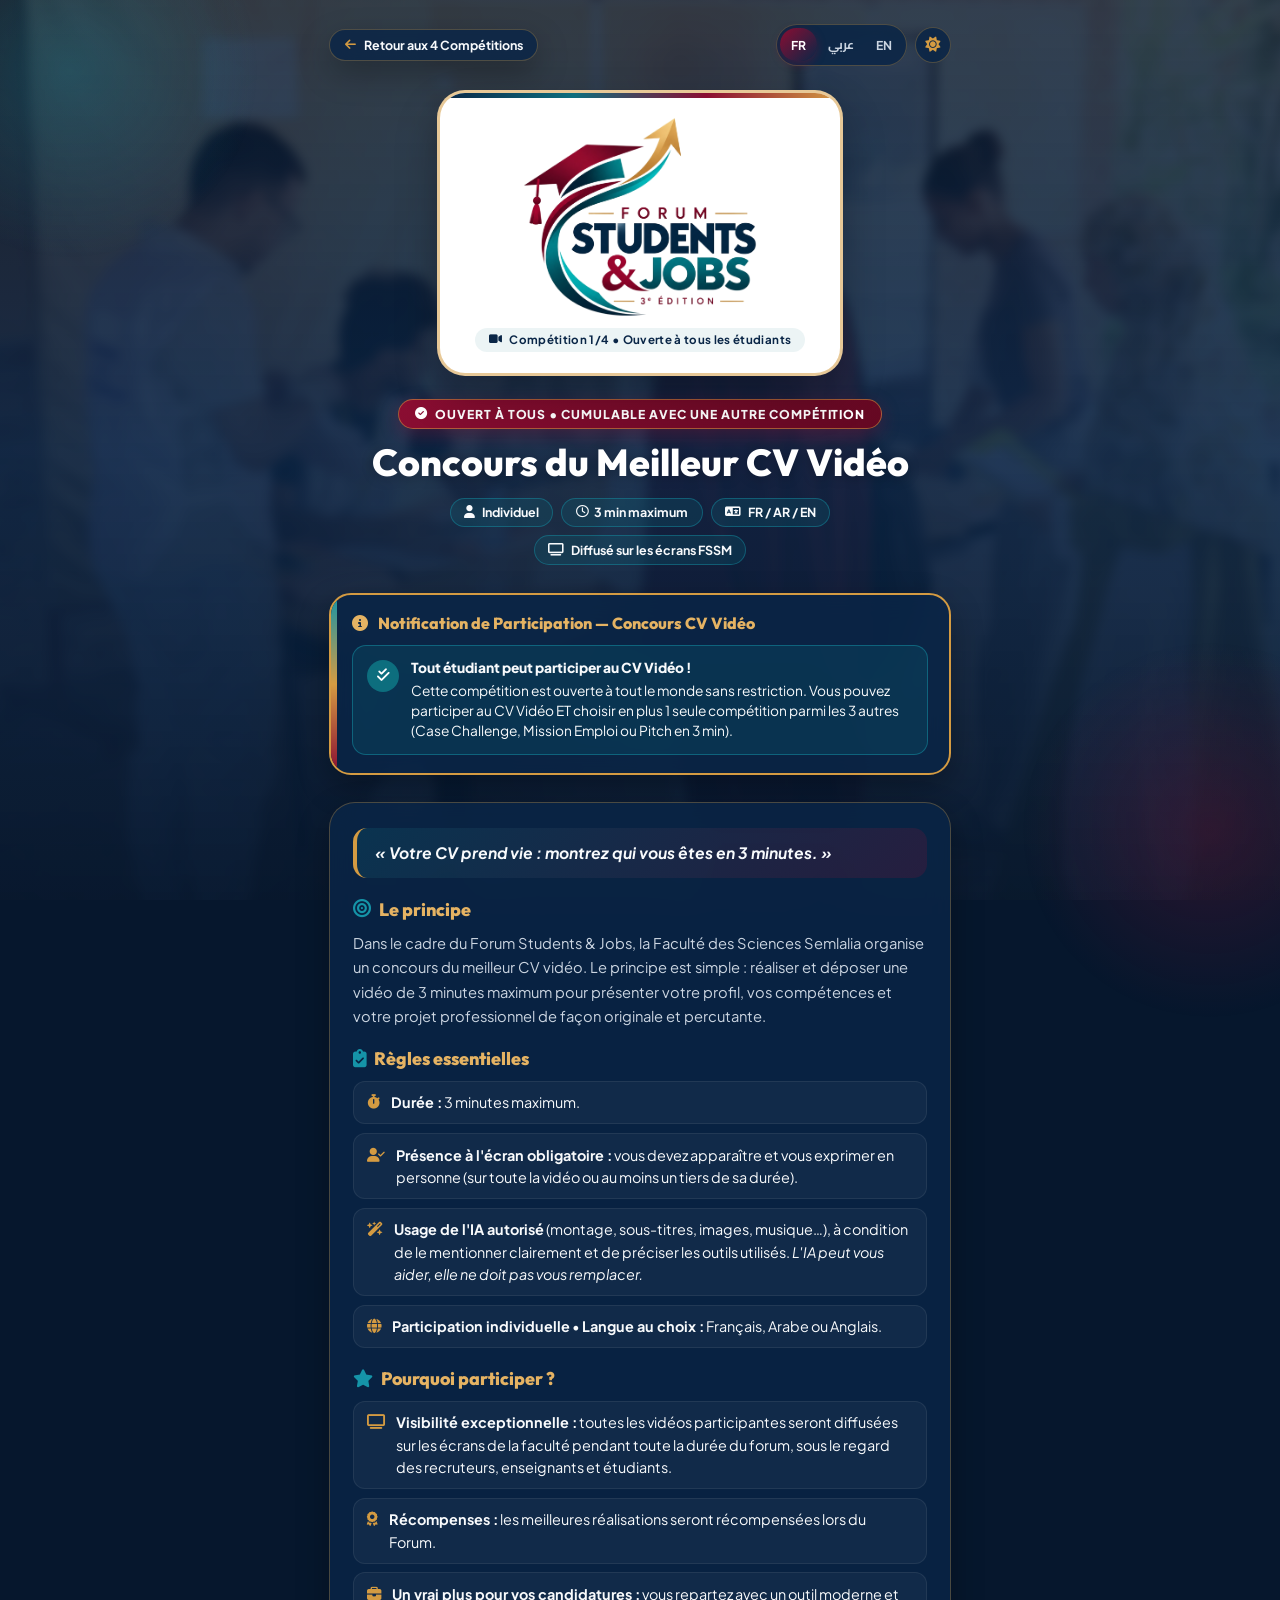
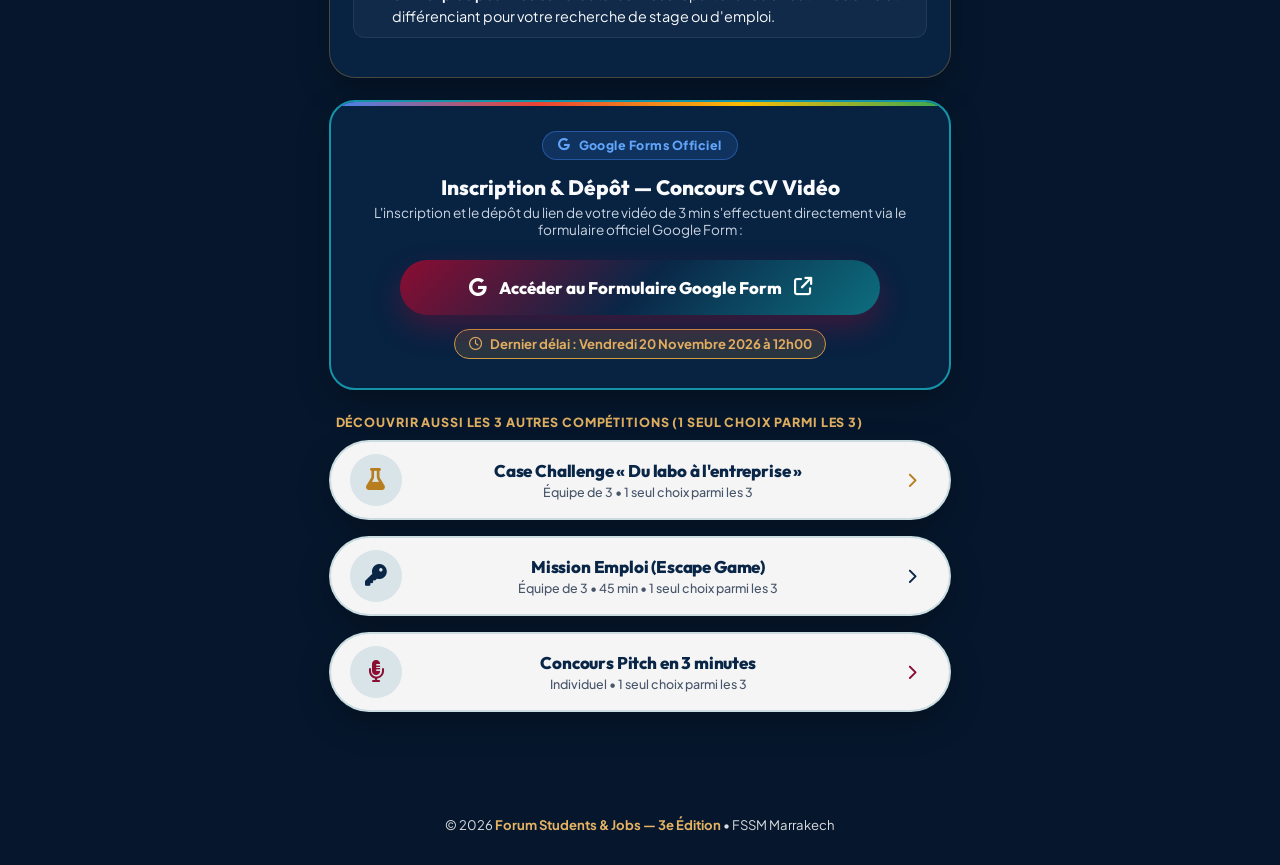
<file: competitions-taplink/cv-video.html>
<!doctype html>
<html lang="fr">
  <head>
    <meta charset="utf-8" />
    <meta name="viewport" content="width=device-width, initial-scale=1" />
    <title>Concours CV Vidéo | Forum Students & Jobs — 3e Édition (FSSM)</title>
    <meta
      name="description"
      content="Concours du meilleur CV Vidéo — Forum Students & Jobs (3e Édition) à la Faculté des Sciences Semlalia Marrakech. Ouvert à tous les étudiants !"
    />

    <link rel="preconnect" href="https://fonts.googleapis.com" />
    <link rel="preconnect" href="https://fonts.gstatic.com" crossorigin />
    <link
      href="https://fonts.googleapis.com/css2?family=Cairo:wght@500;600;700;800&family=Outfit:wght@500;700;800&family=Plus+Jakarta+Sans:wght@400;500;600;700;800&display=swap"
      rel="stylesheet"
    />
    <link
      rel="stylesheet"
      href="https://cdnjs.cloudflare.com/ajax/libs/font-awesome/6.4.0/css/all.min.css"
    />
    <link rel="stylesheet" href="style.css" />
  </head>
  <body>
    <div class="bg-slideshow-container">
      <div class="bg-slide" style="background-image: url('background.jpg');"></div>
    </div>
    <div class="bg-overlay"></div>
    <div class="bg-glow-teal"></div>
    <div class="bg-glow-crimson"></div>

    <main class="shell">
      <!-- Topbar -->
      <div class="topbar">
        <a href="index.html" class="topbar-brand-mini">
          <i class="fa-solid fa-arrow-left"></i>
          <span
            data-fr="Retour aux 4 Compétitions"
            data-ar="العودة إلى المسابقات الأربع"
            data-en="Back to the 4 Competitions"
            >Retour aux 4 Compétitions</span
          >
        </a>

        <div class="topbar-controls">
          <div class="lang-switcher">
            <button type="button" class="lang-btn active" data-lang="fr">FR</button>
            <button type="button" class="lang-btn" data-lang="ar">عربي</button>
            <button type="button" class="lang-btn" data-lang="en">EN</button>
          </div>
          <button
            type="button"
            id="themeToggle"
            class="theme-btn"
            aria-label="Mode Clair / Sombre"
          >
            <i class="fa-solid fa-sun"></i>
          </button>
        </div>
      </div>

      <!-- Header -->
      <header class="header">
        <div class="logo-card">
          <img src="logo.png" alt="Logo Forum Students & Jobs" class="logo" />
          <div class="logo-fssm-strip">
            <i class="fa-solid fa-video"></i>
            <span
              data-fr="Compétition 1/4 • Ouverte à tous les étudiants"
              data-ar="المسابقة 1/4 • مفتوحة لجميع الطلبة دون استثناء"
              data-en="Competition 1/4 • Open to All Students"
              >Compétition 1/4 • Ouverte à tous les étudiants</span
            >
          </div>
        </div>

        <div class="title-box">
          <span class="edition-pill">
            <i class="fa-solid fa-circle-check"></i>
            <span
              data-fr="Ouvert à tous • Cumulable avec une autre compétition"
              data-ar="مفتوحة للجميع • يمكن جمعها مع مسابقة أخرى"
              data-en="Open to All • Can be combined with another competition"
              >Ouvert à tous • Cumulable avec une autre compétition</span
            >
          </span>
          <h1
            class="site-title"
            data-fr="Concours du Meilleur CV Vidéo"
            data-ar="مسابقة أفضل سيرة ذاتية بالفيديو (CV Vidéo)"
            data-en="Best Video CV Competition"
          >
            Concours du Meilleur CV Vidéo
          </h1>
          <div class="comp-hero-badge-row">
            <span class="comp-meta-chip">
              <i class="fa-solid fa-user"></i>
              <span data-fr="Individuel" data-ar="مشاركة فردية" data-en="Individual">Individuel</span>
            </span>
            <span class="comp-meta-chip">
              <i class="fa-regular fa-clock"></i>
              <span data-fr="3 min maximum" data-ar="3 دقائق كحد أقصى" data-en="3 min max">3 min maximum</span>
            </span>
            <span class="comp-meta-chip">
              <i class="fa-solid fa-language"></i>
              <span data-fr="FR / AR / EN" data-ar="فرنسية / عربية / إنجليزية" data-en="FR / AR / EN">FR / AR / EN</span>
            </span>
            <span class="comp-meta-chip">
              <i class="fa-solid fa-tv"></i>
              <span data-fr="Diffusé sur les écrans FSSM" data-ar="يعرض على شاشات الكلية" data-en="Broadcast on FSSM screens">Diffusé sur les écrans FSSM</span>
            </span>
          </div>
        </div>
      </header>

      <!-- Rule Notification Box -->
      <section class="rules-notice-card">
        <div class="rules-notice-header">
          <i class="fa-solid fa-circle-info"></i>
          <span
            data-fr="Notification de Participation — Concours CV Vidéo"
            data-ar="إشعار بخصوص المشاركة في مسابقة CV Vidéo"
            data-en="Participation Notice — Video CV Contest"
            >Notification de Participation — Concours CV Vidéo</span
          >
        </div>
        <div class="rule-box rule-open">
          <div class="rule-box-icon">
            <i class="fa-solid fa-check-double"></i>
          </div>
          <div>
            <strong
              data-fr="Tout étudiant peut participer au CV Vidéo !"
              data-ar="يمكن لأي طالب(ة) المشاركة في مسابقة CV Vidéo!"
              data-en="Any student can participate in the Video CV contest!"
              >Tout étudiant peut participer au CV Vidéo !</strong
            >
            <span
              data-fr="Cette compétition est ouverte à tout le monde sans restriction. Vous pouvez participer au CV Vidéo ET choisir en plus 1 seule compétition parmi les 3 autres (Case Challenge, Mission Emploi ou Pitch en 3 min)."
              data-ar="هذه المسابقة مفتوحة للجميع دون قيد. يمكنك المشاركة في CV Vidéo بالإضافة إلى اختيار مسابقة واحدة (1) فقط من بين المسابقات الثلاث الأخرى (Case Challenge أو Mission Emploi أو Pitch en 3 min)."
              data-en="This competition is open to everyone without restriction. You can participate in the Video CV AND also choose 1 competition among the other 3 (Case Challenge, Job Mission, or 3-Min Pitch)."
              >Cette compétition est ouverte à tout le monde sans restriction. Vous pouvez participer au CV Vidéo ET choisir en plus 1 seule compétition parmi les 3 autres (Case Challenge, Mission Emploi ou Pitch en 3 min).</span
            >
          </div>
        </div>
      </section>

      <!-- Official Competition Description (from CV VIDEO.docx) -->
      <article class="comp-detail-card">
        <div
          class="comp-quote-box"
          data-fr="« Votre CV prend vie : montrez qui vous êtes en 3 minutes. »"
          data-ar="« سيرتك الذاتية تنبض بالحياة: أظهر من أنت في 3 دقائق. »"
          data-en="“Your CV comes to life: show who you are in 3 minutes.”"
        >
          « Votre CV prend vie : montrez qui vous êtes en 3 minutes. »
        </div>

        <h2 class="comp-section-title">
          <i class="fa-solid fa-bullseye"></i>
          <span data-fr="Le principe" data-ar="مبدأ المسابقة" data-en="The Concept">Le principe</span>
        </h2>
        <p
          class="comp-text"
          data-fr="Dans le cadre du Forum Students & Jobs, la Faculté des Sciences Semlalia organise un concours du meilleur CV vidéo. Le principe est simple : réaliser et déposer une vidéo de 3 minutes maximum pour présenter votre profil, vos compétences et votre projet professionnel de façon originale et percutante."
          data-ar="في إطار منتدى Students & Jobs، تنظم كلية العلوم السملالية مسابقة لأفضل سيرة ذاتية بالفيديو (CV Vidéo). المبدأ بسيط: إنجاز وإيداع فيديو مدته 3 دقائق كحد أقصى لتقديم ملفك الشخصي، مهاراتك، ومشروعك المهني بطريقة مبتكرة ومؤثرة."
          data-en="As part of the Students & Jobs Forum, the Faculty of Sciences Semlalia organizes the Best Video CV contest. The concept is simple: create and submit a video of up to 3 minutes presenting your profile, skills, and career plan in an original and impactful way."
        >
          Dans le cadre du Forum Students & Jobs, la Faculté des Sciences Semlalia organise un concours du meilleur CV vidéo. Le principe est simple : réaliser et déposer une vidéo de 3 minutes maximum pour présenter votre profil, vos compétences et votre projet professionnel de façon originale et percutante.
        </p>

        <h2 class="comp-section-title">
          <i class="fa-solid fa-clipboard-check"></i>
          <span
            data-fr="Règles essentielles"
            data-ar="القواعد الأساسية للمشاركة"
            data-en="Essential Rules"
            >Règles essentielles</span
          >
        </h2>
        <ul class="comp-list">
          <li>
            <i class="fa-solid fa-stopwatch"></i>
            <span
              data-fr="<strong>Durée :</strong> 3 minutes maximum."
              data-ar="<strong>المدة:</strong> 3 دقائق كحد أقصى."
              data-en="<strong>Duration:</strong> 3 minutes maximum."
              ><strong>Durée :</strong> 3 minutes maximum.</span
            >
          </li>
          <li>
            <i class="fa-solid fa-user-check"></i>
            <span
              data-fr="<strong>Présence à l'écran obligatoire :</strong> vous devez apparaître et vous exprimer en personne (sur toute la vidéo ou au moins un tiers de sa durée)."
              data-ar="<strong>الظهور الشخصي إلزامي:</strong> يجب أن تظهر وتتحدث بنفسك في الفيديو (طوال الفيديو أو على الأقل خلال ثلث مدته)."
              data-en="<strong>Mandatory on-screen presence:</strong> you must appear and speak in person (throughout the video or for at least one third of its duration)."
              ><strong>Présence à l'écran obligatoire :</strong> vous devez apparaître et vous exprimer en personne (sur toute la vidéo ou au moins un tiers de sa durée).</span
            >
          </li>
          <li>
            <i class="fa-solid fa-wand-magic-sparkles"></i>
            <span
              data-fr="<strong>Usage de l'IA autorisé</strong> (montage, sous-titres, images, musique…), à condition de le mentionner clairement et de préciser les outils utilisés. <em>L'IA peut vous aider, elle ne doit pas vous remplacer.</em>"
              data-ar="<strong>يُسمح باستخدام الذكاء الاصطناعي (IA)</strong> (في المونتاج، الترجمة النصية، الصور، الموسيقى...) بشرط الإشارة إلى ذلك بوضوح وتحديد الأدوات المستعملة. <em>الذكاء الاصطناعي يساعدك لكنه لا يعوضك.</em>"
              data-en="<strong>AI usage is allowed</strong> (editing, subtitles, visuals, music…), provided it is clearly mentioned along with the tools used. <em>AI can assist you, not replace you.</em>"
              ><strong>Usage de l'IA autorisé</strong> (montage, sous-titres, images, musique…), à condition de le mentionner clairement et de préciser les outils utilisés. <em>L'IA peut vous aider, elle ne doit pas vous remplacer.</em></span
            >
          </li>
          <li>
            <i class="fa-solid fa-globe"></i>
            <span
              data-fr="<strong>Participation individuelle</strong> • <strong>Langue au choix :</strong> Français, Arabe ou Anglais."
              data-ar="<strong>مشاركة فردية</strong> • <strong>اللغة حسب الاختيار:</strong> الفرنسية، العربية أو الإنجليزية."
              data-en="<strong>Individual participation</strong> • <strong>Language of choice:</strong> French, Arabic, or English."
              ><strong>Participation individuelle</strong> • <strong>Langue au choix :</strong> Français, Arabe ou Anglais.</span
            >
          </li>
        </ul>

        <h2 class="comp-section-title">
          <i class="fa-solid fa-star"></i>
          <span
            data-fr="Pourquoi participer ?"
            data-ar="لماذا تشارك في هذه المسابقة؟"
            data-en="Why Participate?"
            >Pourquoi participer ?</span
          >
        </h2>
        <ul class="comp-list">
          <li>
            <i class="fa-solid fa-tv"></i>
            <span
              data-fr="<strong>Visibilité exceptionnelle :</strong> toutes les vidéos participantes seront diffusées sur les écrans de la faculté pendant toute la durée du forum, sous le regard des recruteurs, enseignants et étudiants."
              data-ar="<strong>إشعاع استثنائي:</strong> سيتم عرض جميع الفيديوهات المشاركة على شاشات الكلية طيلة أيام المنتدى أمام المشغلين والأساتذة والطلبة."
              data-en="<strong>Outstanding visibility:</strong> all participating videos will be broadcast on faculty screens throughout the forum in front of recruiters, professors, and students."
              ><strong>Visibilité exceptionnelle :</strong> toutes les vidéos participantes seront diffusées sur les écrans de la faculté pendant toute la durée du forum, sous le regard des recruteurs, enseignants et étudiants.</span
            >
          </li>
          <li>
            <i class="fa-solid fa-award"></i>
            <span
              data-fr="<strong>Récompenses :</strong> les meilleures réalisations seront récompensées lors du Forum."
              data-ar="<strong>جوائز متميزة:</strong> سيتم تتويج أفضل الفيديوهات المنجزة خلال المنتدى."
              data-en="<strong>Awards:</strong> the best video CVs will be rewarded during the Forum."
              ><strong>Récompenses :</strong> les meilleures réalisations seront récompensées lors du Forum.</span
            >
          </li>
          <li>
            <i class="fa-solid fa-briefcase"></i>
            <span
              data-fr="<strong>Un vrai plus pour vos candidatures :</strong> vous repartez avec un outil moderne et différenciant pour votre recherche de stage ou d'emploi."
              data-ar="<strong>قيمة مضافة لترشيحاتك:</strong> ستخرج بأداة عصرية ومميزة لتعزيز بحثك عن تدريب أو عمل."
              data-en="<strong>A real asset for your applications:</strong> walk away with a modern, standout tool for your internship or job search."
              ><strong>Un vrai plus pour vos candidatures :</strong> vous repartez avec un outil moderne et différenciant pour votre recherche de stage ou d'emploi.</span
            >
          </li>
        </ul>
      </article>

      <!-- Google Form Registration CTA -->
      <section class="gform-section" id="inscription">
        <div class="gform-badge">
          <i class="fa-brands fa-google"></i>
          <span
            data-fr="Google Forms Officiel"
            data-ar="استمارة Google Forms الرسمية"
            data-en="Official Google Forms"
            >Google Forms Officiel</span
          >
        </div>
        <div class="form-header">
          <h2
            data-fr="Inscription & Dépôt — Concours CV Vidéo"
            data-ar="التسجيل وإيداع الفيديو — مسابقة CV Vidéo"
            data-en="Registration & Submission — Video CV Contest"
          >
            Inscription & Dépôt — Concours CV Vidéo
          </h2>
          <p
            data-fr="L'inscription et le dépôt du lien de votre vidéo de 3 min s'effectuent directement via le formulaire officiel Google Form :"
            data-ar="يتم التسجيل وإيداع رابط الفيديو (3 دقائق) مباشرة عبر استمارة Google Form الرسمية:"
            data-en="Registration and submission of your 3-min video link are done directly through the official Google Form:"
          >
            L'inscription et le dépôt du lien de votre vidéo de 3 min s'effectuent directement via le formulaire officiel Google Form :
          </p>
        </div>

        <div class="gform-action-box">
          <a
            href="https://docs.google.com/forms/d/e/1FAIpQLSfLHLedt6Viw2EKYwSxSA_zpMvmzHJ1KQauh4g8k6ueYZ1ntg/viewform"
            target="_blank"
            rel="noopener noreferrer"
            class="google-form-btn"
          >
            <i class="fa-brands fa-google"></i>
            <span
              data-fr="Accéder au Formulaire Google Form"
              data-ar="الانتقال إلى استمارة Google Form"
              data-en="Open Google Form Registration"
              >Accéder au Formulaire Google Form</span
            >
            <i class="fa-solid fa-arrow-up-right-from-square"></i>
          </a>

          <div class="gform-deadline-note">
            <i class="fa-regular fa-clock"></i>
            <span
              data-fr="Dernier délai : Vendredi 20 Novembre 2026 à 12h00"
              data-ar="آخر أجل للتسجيل والإيداع: الجمعة 20 نونبر 2026 على الساعة 12:00 زوالاً"
              data-en="Deadline: Friday, November 20, 2026 at 12:00 PM"
              >Dernier délai : Vendredi 20 Novembre 2026 à 12h00</span
            >
          </div>
        </div>
      </section>

      <!-- Navigation to the other 3 competitions -->
      <div class="other-comps-nav">
        <div class="section-group-label">
          <span
            data-fr="Découvrir aussi les 3 autres compétitions (1 seul choix parmi les 3)"
            data-ar="اكتشف أيضاً المسابقات الثلاث الأخرى (خيار واحد فقط من بين 3)"
            data-en="Also discover the other 3 competitions (1 choice only among the 3)"
            >Découvrir aussi les 3 autres compétitions (1 seul choix parmi les 3)</span
          >
        </div>
        <div class="links-list">
          <a href="case-challenge.html" class="link-pill pill-gold">
            <div class="pill-icon"><i class="fa-solid fa-flask"></i></div>
            <div class="pill-content">
              <span class="pill-title">Case Challenge « Du labo à l'entreprise »</span>
              <span class="pill-subtitle">Équipe de 3 • 1 seul choix parmi les 3</span>
            </div>
            <div class="pill-arrow"><i class="fa-solid fa-chevron-right"></i></div>
          </a>
          <a href="mission-emploi.html" class="link-pill pill-navy">
            <div class="pill-icon"><i class="fa-solid fa-key"></i></div>
            <div class="pill-content">
              <span class="pill-title">Mission Emploi (Escape Game)</span>
              <span class="pill-subtitle">Équipe de 3 • 45 min • 1 seul choix parmi les 3</span>
            </div>
            <div class="pill-arrow"><i class="fa-solid fa-chevron-right"></i></div>
          </a>
          <a href="pitch-3min.html" class="link-pill pill-crimson">
            <div class="pill-icon"><i class="fa-solid fa-microphone-lines"></i></div>
            <div class="pill-content">
              <span class="pill-title">Concours Pitch en 3 minutes</span>
              <span class="pill-subtitle">Individuel • 1 seul choix parmi les 3</span>
            </div>
            <div class="pill-arrow"><i class="fa-solid fa-chevron-right"></i></div>
          </a>
        </div>
      </div>
    </main>

    <footer class="footer">
      <p>© 2026 <strong>Forum Students & Jobs — 3e Édition</strong> • FSSM Marrakech</p>
    </footer>

    <script src="app.js"></script>
  </body>
</html>
</file>
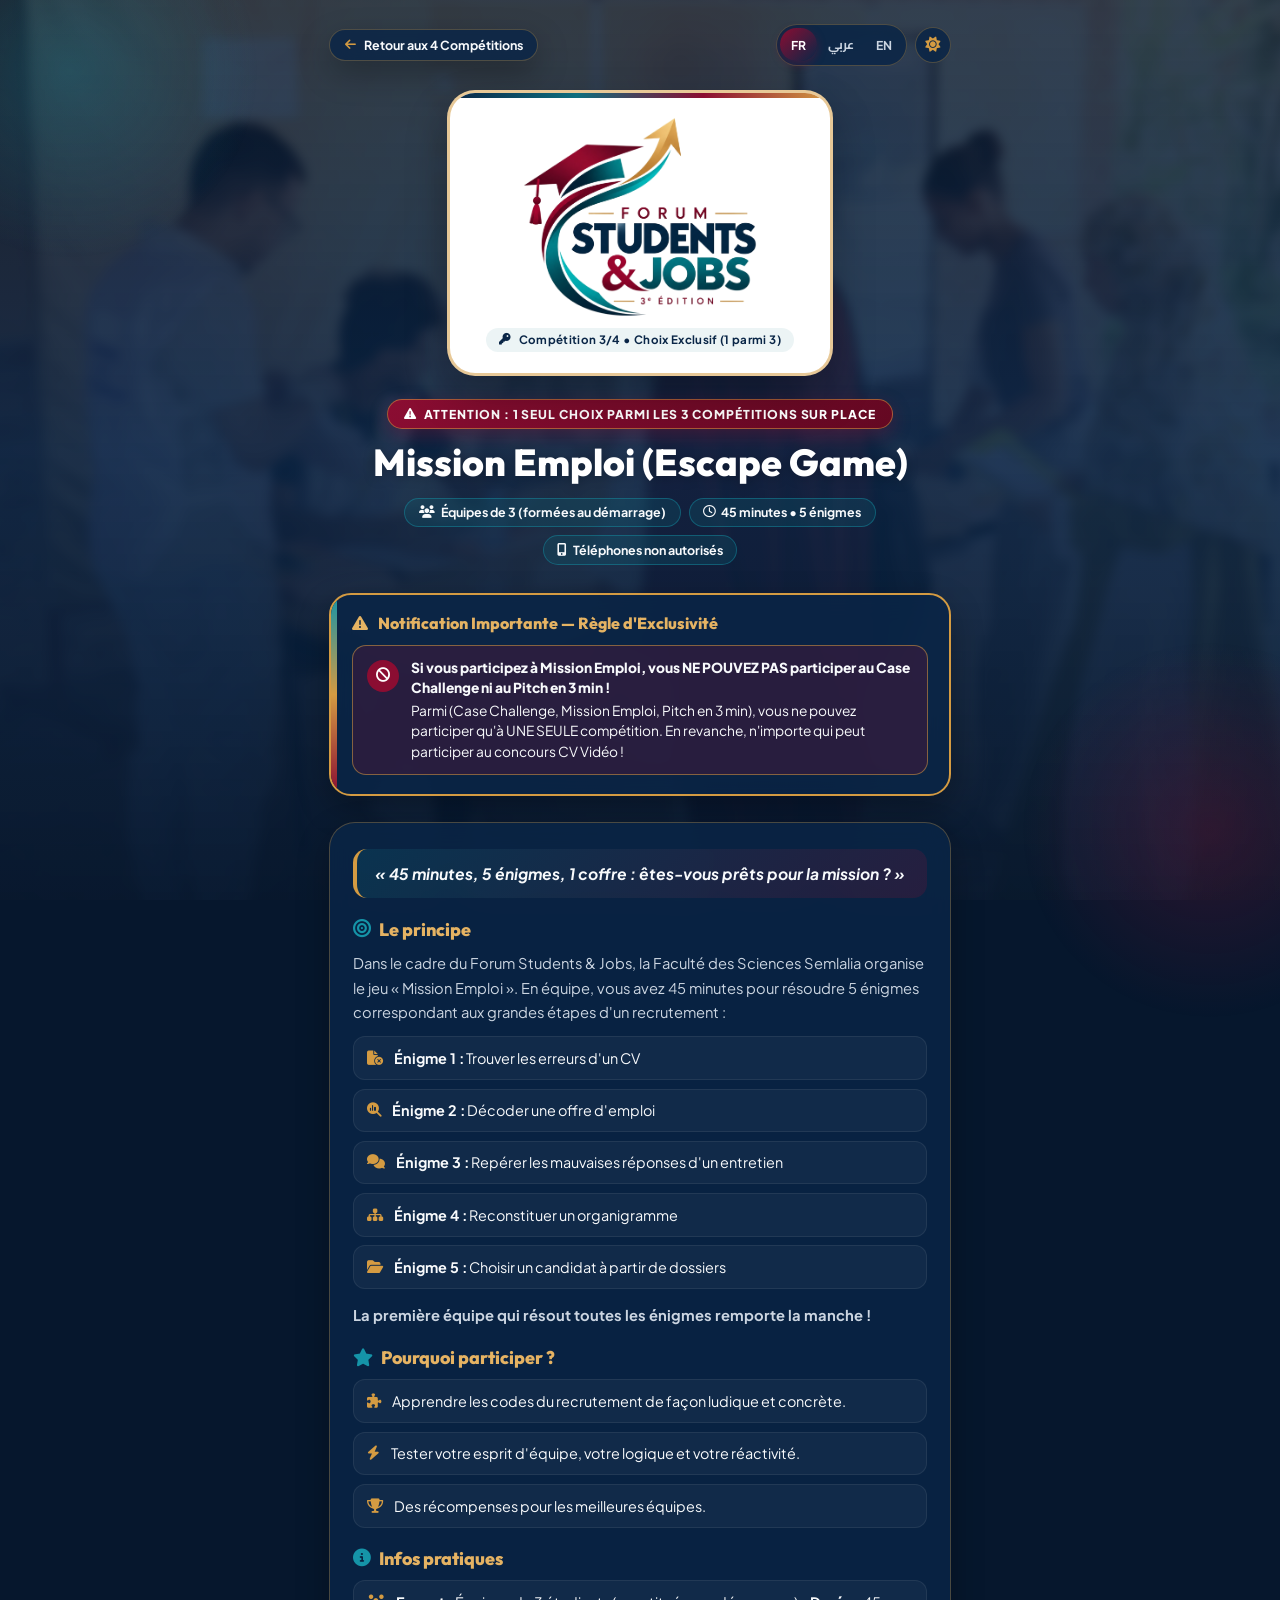
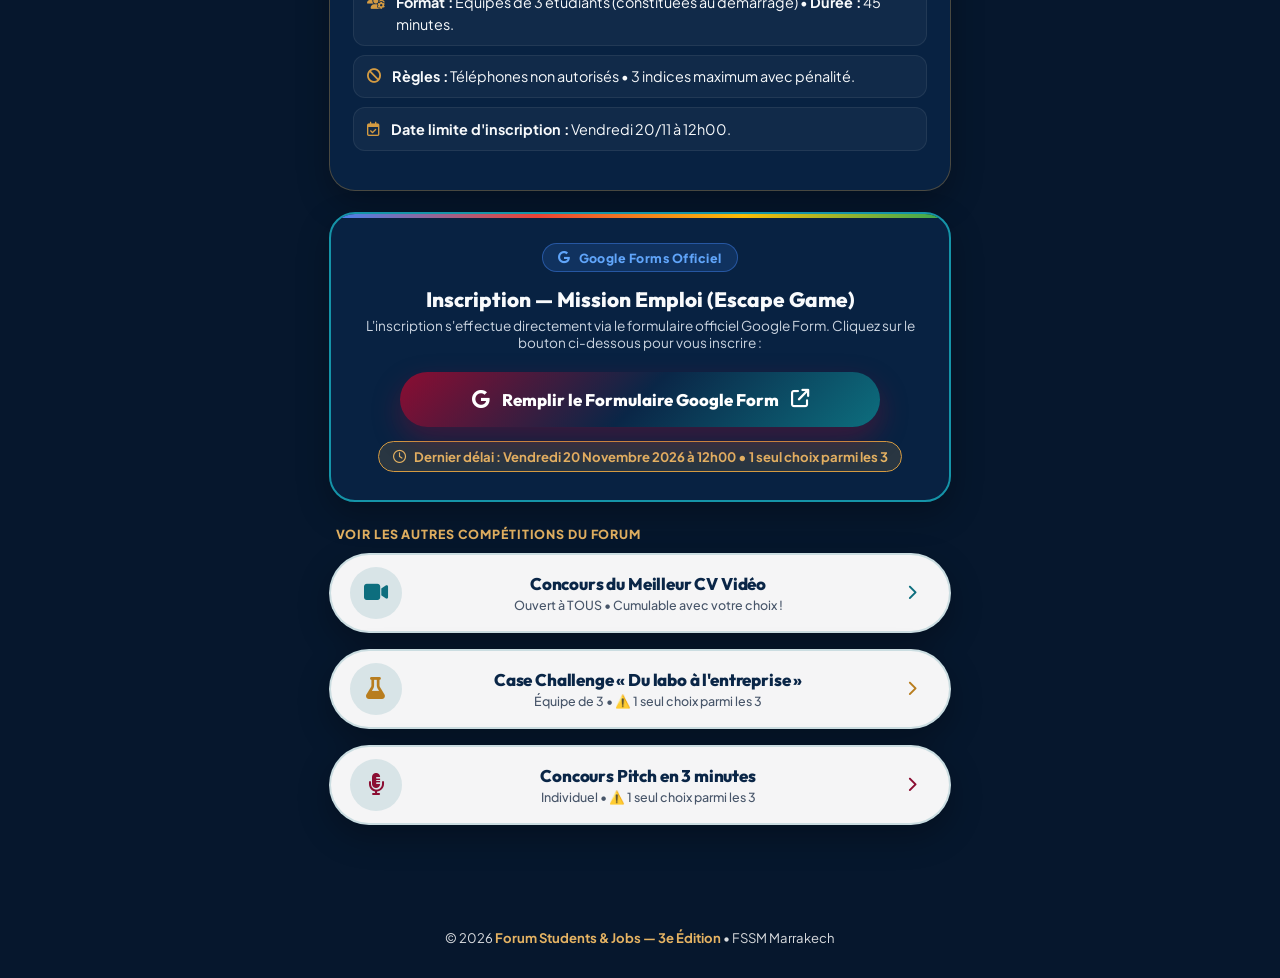
<file: competitions-taplink/mission-emploi.html>
<!doctype html>
<html lang="fr">
  <head>
    <meta charset="utf-8" />
    <meta name="viewport" content="width=device-width, initial-scale=1" />
    <title>Mission Emploi (Escape Game) | Forum Students & Jobs — 3e Édition (FSSM)</title>
    <meta
      name="description"
      content="Mission Emploi (Escape Game) — Forum Students & Jobs (3e Édition) à la Faculté des Sciences Semlalia Marrakech. 45 minutes, 5 énigmes, 1 coffre !"
    />

    <link rel="preconnect" href="https://fonts.googleapis.com" />
    <link rel="preconnect" href="https://fonts.gstatic.com" crossorigin />
    <link
      href="https://fonts.googleapis.com/css2?family=Cairo:wght@500;600;700;800&family=Outfit:wght@500;700;800&family=Plus+Jakarta+Sans:wght@400;500;600;700;800&display=swap"
      rel="stylesheet"
    />
    <link
      rel="stylesheet"
      href="https://cdnjs.cloudflare.com/ajax/libs/font-awesome/6.4.0/css/all.min.css"
    />
    <link rel="stylesheet" href="style.css" />
  </head>
  <body>
    <div class="bg-slideshow-container">
      <div class="bg-slide" style="background-image: url('background.jpg');"></div>
    </div>
    <div class="bg-overlay"></div>
    <div class="bg-glow-teal"></div>
    <div class="bg-glow-crimson"></div>

    <main class="shell">
      <!-- Topbar -->
      <div class="topbar">
        <a href="index.html" class="topbar-brand-mini">
          <i class="fa-solid fa-arrow-left"></i>
          <span
            data-fr="Retour aux 4 Compétitions"
            data-ar="العودة إلى المسابقات الأربع"
            data-en="Back to the 4 Competitions"
            >Retour aux 4 Compétitions</span
          >
        </a>

        <div class="topbar-controls">
          <div class="lang-switcher">
            <button type="button" class="lang-btn active" data-lang="fr">FR</button>
            <button type="button" class="lang-btn" data-lang="ar">عربي</button>
            <button type="button" class="lang-btn" data-lang="en">EN</button>
          </div>
          <button
            type="button"
            id="themeToggle"
            class="theme-btn"
            aria-label="Mode Clair / Sombre"
          >
            <i class="fa-solid fa-sun"></i>
          </button>
        </div>
      </div>

      <!-- Header -->
      <header class="header">
        <div class="logo-card">
          <img src="logo.png" alt="Logo Forum Students & Jobs" class="logo" />
          <div class="logo-fssm-strip">
            <i class="fa-solid fa-key"></i>
            <span
              data-fr="Compétition 3/4 • Choix Exclusif (1 parmi 3)"
              data-ar="المسابقة 3/4 • اختيار حصري (واحدة من بين 3)"
              data-en="Competition 3/4 • Exclusive Choice (1 of 3)"
              >Compétition 3/4 • Choix Exclusif (1 parmi 3)</span
            >
          </div>
        </div>

        <div class="title-box">
          <span class="edition-pill">
            <i class="fa-solid fa-triangle-exclamation"></i>
            <span
              data-fr="Attention : 1 Seul Choix parmi les 3 compétitions sur place"
              data-ar="تنبيه: يحق لك اختيار مسابقة واحدة فقط من بين المسابقات الثلاث"
              data-en="Warning: Only 1 Choice allowed among the 3 on-site competitions"
              >Attention : 1 Seul Choix parmi les 3 compétitions sur place</span
            >
          </span>
          <h1
            class="site-title"
            data-fr="Mission Emploi (Escape Game)"
            data-ar="مهمة التوظيف (Mission Emploi - Escape Game)"
            data-en="Job Mission (Recruitment Escape Game)"
          >
            Mission Emploi (Escape Game)
          </h1>
          <div class="comp-hero-badge-row">
            <span class="comp-meta-chip">
              <i class="fa-solid fa-users"></i>
              <span data-fr="Équipes de 3 (formées au démarrage)" data-ar="فرق من 3 طلبة (تُشكّل عند الانطلاق)" data-en="Teams of 3 (formed at start)">Équipes de 3 (formées au démarrage)</span>
            </span>
            <span class="comp-meta-chip">
              <i class="fa-regular fa-clock"></i>
              <span data-fr="45 minutes • 5 énigmes" data-ar="45 دقيقة • 5 ألغاز" data-en="45 minutes • 5 puzzles">45 minutes • 5 énigmes</span>
            </span>
            <span class="comp-meta-chip">
              <i class="fa-solid fa-mobile-screen-button"></i>
              <span data-fr="Téléphones non autorisés" data-ar="الهواتف غير مسموح بها" data-en="No phones allowed">Téléphones non autorisés</span>
            </span>
          </div>
        </div>
      </header>

      <!-- Rule Notification Box -->
      <section class="rules-notice-card">
        <div class="rules-notice-header">
          <i class="fa-solid fa-triangle-exclamation"></i>
          <span
            data-fr="Notification Importante — Règle d'Exclusivité"
            data-ar="إشعار هام — قاعدة الاختيار الحصري"
            data-en="Important Notice — Exclusivity Rule"
            >Notification Importante — Règle d'Exclusivité</span
          >
        </div>
        <div class="rule-box rule-exclusive">
          <div class="rule-box-icon">
            <i class="fa-solid fa-ban"></i>
          </div>
          <div>
            <strong
              data-fr="Si vous participez à Mission Emploi, vous NE POUVEZ PAS participer au Case Challenge ni au Pitch en 3 min !"
              data-ar="إذا شاركت في Mission Emploi، فلا يمكنك المشاركة في Case Challenge ولا في Pitch en 3 min!"
              data-en="If you participate in Job Mission, you CANNOT participate in the Case Challenge or the 3-Min Pitch!"
              >Si vous participez à Mission Emploi, vous NE POUVEZ PAS participer au Case Challenge ni au Pitch en 3 min !</strong
            >
            <span
              data-fr="Parmi (Case Challenge, Mission Emploi, Pitch en 3 min), vous ne pouvez participer qu'à UNE SEULE compétition. En revanche, n'importe qui peut participer au concours CV Vidéo !"
              data-ar="من بين (Case Challenge، Mission Emploi، Pitch en 3 min)، يحق لك المشاركة في مسابقة واحدة فقط. بالمقابل، يمكن لأي طالب المشاركة في مسابقة CV Vidéo!"
              data-en="Among (Case Challenge, Job Mission, 3-Min Pitch), you can only participate in ONE competition. However, anyone can participate in the Video CV contest!"
              >Parmi (Case Challenge, Mission Emploi, Pitch en 3 min), vous ne pouvez participer qu'à UNE SEULE compétition. En revanche, n'importe qui peut participer au concours CV Vidéo !</span
            >
          </div>
        </div>

        <div id="activeChoiceAlert" class="active-choice-alert">
          <span id="activeChoiceText"></span>
          <button
            type="button"
            id="resetChoiceBtn"
            class="reset-choice-btn"
            data-fr="Modifier mon choix"
            data-ar="تغيير اختياري"
            data-en="Change my choice"
          >
            Modifier mon choix
          </button>
        </div>
      </section>

      <!-- Official Description from MISSION EMPLOI.docx -->
      <article class="comp-detail-card">
        <div
          class="comp-quote-box"
          data-fr="« 45 minutes, 5 énigmes, 1 coffre : êtes-vous prêts pour la mission ? »"
          data-ar="« 45 دقيقة، 5 ألغاز، خزنة واحدة: هل أنتم مستعدون للمهمة؟ »"
          data-en="“45 minutes, 5 puzzles, 1 vault: are you ready for the mission?”"
        >
          « 45 minutes, 5 énigmes, 1 coffre : êtes-vous prêts pour la mission ? »
        </div>

        <h2 class="comp-section-title">
          <i class="fa-solid fa-bullseye"></i>
          <span data-fr="Le principe" data-ar="مبدأ المسابقة" data-en="The Concept">Le principe</span>
        </h2>
        <p
          class="comp-text"
          data-fr="Dans le cadre du Forum Students & Jobs, la Faculté des Sciences Semlalia organise le jeu « Mission Emploi ». En équipe, vous avez 45 minutes pour résoudre 5 énigmes correspondant aux grandes étapes d'un recrutement :"
          data-ar="في إطار منتدى Students & Jobs، تنظم كلية العلوم السملالية لعبة « Mission Emploi ». ضمن فريق، لديكم 45 دقيقة لحل 5 ألغاز تمثل المراحل الكبرى لعملية التوظيف:"
          data-en="As part of the Students & Jobs Forum, the Faculty of Sciences Semlalia organizes the 'Job Mission' escape game. In teams, you have 45 minutes to solve 5 puzzles corresponding to key stages of recruitment:"
        >
          Dans le cadre du Forum Students & Jobs, la Faculté des Sciences Semlalia organise le jeu « Mission Emploi ». En équipe, vous avez 45 minutes pour résoudre 5 énigmes correspondant aux grandes étapes d'un recrutement :
        </p>

        <ul class="comp-list">
          <li>
            <i class="fa-solid fa-file-circle-xmark"></i>
            <span
              data-fr="<strong>Énigme 1 :</strong> Trouver les erreurs d'un CV"
              data-ar="<strong>اللغز 1:</strong> اكتشاف الأخطاء في سيرة ذاتية (CV)"
              data-en="<strong>Puzzle 1:</strong> Spot the mistakes in a CV"
              ><strong>Énigme 1 :</strong> Trouver les erreurs d'un CV</span
            >
          </li>
          <li>
            <i class="fa-solid fa-magnifying-glass-chart"></i>
            <span
              data-fr="<strong>Énigme 2 :</strong> Décoder une offre d'emploi"
              data-ar="<strong>اللغز 2:</strong> فك شفرة عرض عمل"
              data-en="<strong>Puzzle 2:</strong> Decode a job offer"
              ><strong>Énigme 2 :</strong> Décoder une offre d'emploi</span
            >
          </li>
          <li>
            <i class="fa-solid fa-comments"></i>
            <span
              data-fr="<strong>Énigme 3 :</strong> Repérer les mauvaises réponses d'un entretien"
              data-ar="<strong>اللغز 3:</strong> رصد الإجابات الخاطئة في مقابلة عمل"
              data-en="<strong>Puzzle 3:</strong> Identify bad interview answers"
              ><strong>Énigme 3 :</strong> Repérer les mauvaises réponses d'un entretien</span
            >
          </li>
          <li>
            <i class="fa-solid fa-sitemap"></i>
            <span
              data-fr="<strong>Énigme 4 :</strong> Reconstituer un organigramme"
              data-ar="<strong>اللغز 4:</strong> إعادة تركيب الهيكل التنظيمي للمقاولة"
              data-en="<strong>Puzzle 4:</strong> Reconstruct a company org chart"
              ><strong>Énigme 4 :</strong> Reconstituer un organigramme</span
            >
          </li>
          <li>
            <i class="fa-solid fa-folder-open"></i>
            <span
              data-fr="<strong>Énigme 5 :</strong> Choisir un candidat à partir de dossiers"
              data-ar="<strong>اللغز 5:</strong> اختيار المرشح الأنسب انطلاقاً من ملفات الترشح"
              data-en="<strong>Puzzle 5:</strong> Select the right candidate from application files"
              ><strong>Énigme 5 :</strong> Choisir un candidat à partir de dossiers</span
            >
          </li>
        </ul>

        <p
          class="comp-text"
          data-fr="<strong>La première équipe qui résout toutes les énigmes remporte la manche !</strong>"
          data-ar="<strong>أول فريق ينجح في حل جميع الألغاز يفوز بالجولة!</strong>"
          data-en="<strong>The first team to solve all puzzles wins the round!</strong>"
        >
          <strong>La première équipe qui résout toutes les énigmes remporte la manche !</strong>
        </p>

        <h2 class="comp-section-title">
          <i class="fa-solid fa-star"></i>
          <span
            data-fr="Pourquoi participer ?"
            data-ar="لماذا تشارك في هذه المسابقة؟"
            data-en="Why Participate?"
            >Pourquoi participer ?</span
          >
        </h2>
        <ul class="comp-list">
          <li>
            <i class="fa-solid fa-puzzle-piece"></i>
            <span
              data-fr="Apprendre les codes du recrutement de façon ludique et concrète."
              data-ar="تعلم قواعد وأسرار التوظيف بطريقة تفاعلية، ممتعة وعملية."
              data-en="Learn the codes of recruitment in a fun and practical way."
              >Apprendre les codes du recrutement de façon ludique et concrète.</span
            >
          </li>
          <li>
            <i class="fa-solid fa-bolt"></i>
            <span
              data-fr="Tester votre esprit d'équipe, votre logique et votre réactivité."
              data-ar="اختبار روح الفريق، المنطق وسرعة البديهة لديك."
              data-en="Test your teamwork, logic, and quick thinking."
              >Tester votre esprit d'équipe, votre logique et votre réactivité.</span
            >
          </li>
          <li>
            <i class="fa-solid fa-trophy"></i>
            <span
              data-fr="Des récompenses pour les meilleures équipes."
              data-ar="جوائز متميزة لأفضل الفرق الفائزة."
              data-en="Rewards for the top-performing teams."
              >Des récompenses pour les meilleures équipes.</span
            >
          </li>
        </ul>

        <h2 class="comp-section-title">
          <i class="fa-solid fa-circle-info"></i>
          <span
            data-fr="Infos pratiques"
            data-ar="معلومات عملية"
            data-en="Practical Information"
            >Infos pratiques</span
          >
        </h2>
        <ul class="comp-list">
          <li>
            <i class="fa-solid fa-users-gear"></i>
            <span
              data-fr="<strong>Format :</strong> Équipes de 3 étudiants (constituées au démarrage) • <strong>Durée :</strong> 45 minutes."
              data-ar="<strong>الصيغة:</strong> فرق من 3 طلبة (تُشكّل عند الانطلاق) • <strong>المدة:</strong> 45 دقيقة."
              data-en="<strong>Format:</strong> Teams of 3 students (formed at start) • <strong>Duration:</strong> 45 minutes."
              ><strong>Format :</strong> Équipes de 3 étudiants (constituées au démarrage) • <strong>Durée :</strong> 45 minutes.</span
            >
          </li>
          <li>
            <i class="fa-solid fa-ban"></i>
            <span
              data-fr="<strong>Règles :</strong> Téléphones non autorisés • 3 indices maximum avec pénalité."
              data-ar="<strong>القواعد:</strong> الهواتف غير مسموح بها • 3 تلميحات كحد أقصى مع عقوبة زمنية."
              data-en="<strong>Rules:</strong> Phones not allowed • Maximum 3 hints with time penalty."
              ><strong>Règles :</strong> Téléphones non autorisés • 3 indices maximum avec pénalité.</span
            >
          </li>
          <li>
            <i class="fa-regular fa-calendar-check"></i>
            <span
              data-fr="<strong>Date limite d'inscription :</strong> Vendredi 20/11 à 12h00."
              data-ar="<strong>آخر أجل للتسجيل:</strong> الجمعة 20/11 على الساعة 12:00 زوالاً."
              data-en="<strong>Registration deadline:</strong> Friday 20/11 at 12:00 PM."
              ><strong>Date limite d'inscription :</strong> Vendredi 20/11 à 12h00.</span
            >
          </li>
        </ul>
      </article>

      <!-- Google Form Registration CTA -->
      <section class="gform-section" id="inscription">
        <div class="gform-badge">
          <i class="fa-brands fa-google"></i>
          <span
            data-fr="Google Forms Officiel"
            data-ar="استمارة Google Forms الرسمية"
            data-en="Official Google Forms"
            >Google Forms Officiel</span
          >
        </div>
        <div class="form-header">
          <h2
            data-fr="Inscription — Mission Emploi (Escape Game)"
            data-ar="التسجيل — مهمة التوظيف (Mission Emploi - Escape Game)"
            data-en="Registration — Job Mission (Recruitment Escape Game)"
          >
            Inscription — Mission Emploi (Escape Game)
          </h2>
          <p
            data-fr="L'inscription s'effectue directement via le formulaire officiel Google Form. Cliquez sur le bouton ci-dessous pour vous inscrire :"
            data-ar="يتم التسجيل مباشرة عبر استمارة Google Form الرسمية. اضغط على الزر أسفله للتسجيل:"
            data-en="Registration is done directly through the official Google Form. Click the button below to register:"
          >
            L'inscription s'effectue directement via le formulaire officiel Google Form. Cliquez sur le bouton ci-dessous pour vous inscrire :
          </p>
        </div>

        <div class="gform-action-box">
          <a
            href="https://docs.google.com/forms/d/e/1FAIpQLScEVM3u7UD30GyVEqSaJ6nAN2tNFHUY_NhfoCh_imsmhVZQ8A/viewform"
            target="_blank"
            rel="noopener noreferrer"
            class="google-form-btn"
          >
            <i class="fa-brands fa-google"></i>
            <span
              data-fr="Remplir le Formulaire Google Form"
              data-ar="ملء استمارة التسجيل على Google Form"
              data-en="Open Google Form Registration"
              >Remplir le Formulaire Google Form</span
            >
            <i class="fa-solid fa-arrow-up-right-from-square"></i>
          </a>

          <div class="gform-deadline-note">
            <i class="fa-regular fa-clock"></i>
            <span
              data-fr="Dernier délai : Vendredi 20 Novembre 2026 à 12h00 • 1 seul choix parmi les 3"
              data-ar="آخر أجل: الجمعة 20 نونبر 2026 على الساعة 12:00 زوالاً • خيار واحد من بين 3"
              data-en="Deadline: Friday, November 20, 2026 at 12:00 PM • 1 choice among the 3"
              >Dernier délai : Vendredi 20 Novembre 2026 à 12h00 • 1 seul choix parmi les 3</span
            >
          </div>
        </div>
      </section>

      <!-- Navigation to other competitions -->
      <div class="other-comps-nav">
        <div class="section-group-label">
          <span
            data-fr="Voir les autres compétitions du Forum"
            data-ar="تصفح باقي مسابقات المنتدى"
            data-en="View the other Forum competitions"
            >Voir les autres compétitions du Forum</span
          >
        </div>
        <div class="links-list">
          <a href="cv-video.html" class="link-pill pill-teal">
            <div class="pill-icon"><i class="fa-solid fa-video"></i></div>
            <div class="pill-content">
              <span class="pill-title">Concours du Meilleur CV Vidéo</span>
              <span class="pill-subtitle">Ouvert à TOUS • Cumulable avec votre choix !</span>
            </div>
            <div class="pill-arrow"><i class="fa-solid fa-chevron-right"></i></div>
          </a>
          <a href="case-challenge.html" class="link-pill pill-gold">
            <div class="pill-icon"><i class="fa-solid fa-flask"></i></div>
            <div class="pill-content">
              <span class="pill-title">Case Challenge « Du labo à l'entreprise »</span>
              <span class="pill-subtitle">Équipe de 3 • ⚠️ 1 seul choix parmi les 3</span>
            </div>
            <div class="pill-arrow"><i class="fa-solid fa-chevron-right"></i></div>
          </a>
          <a href="pitch-3min.html" class="link-pill pill-crimson">
            <div class="pill-icon"><i class="fa-solid fa-microphone-lines"></i></div>
            <div class="pill-content">
              <span class="pill-title">Concours Pitch en 3 minutes</span>
              <span class="pill-subtitle">Individuel • ⚠️ 1 seul choix parmi les 3</span>
            </div>
            <div class="pill-arrow"><i class="fa-solid fa-chevron-right"></i></div>
          </a>
        </div>
      </div>
    </main>

    <footer class="footer">
      <p>© 2026 <strong>Forum Students & Jobs — 3e Édition</strong> • FSSM Marrakech</p>
    </footer>

    <script src="app.js"></script>
  </body>
</html>
</file>
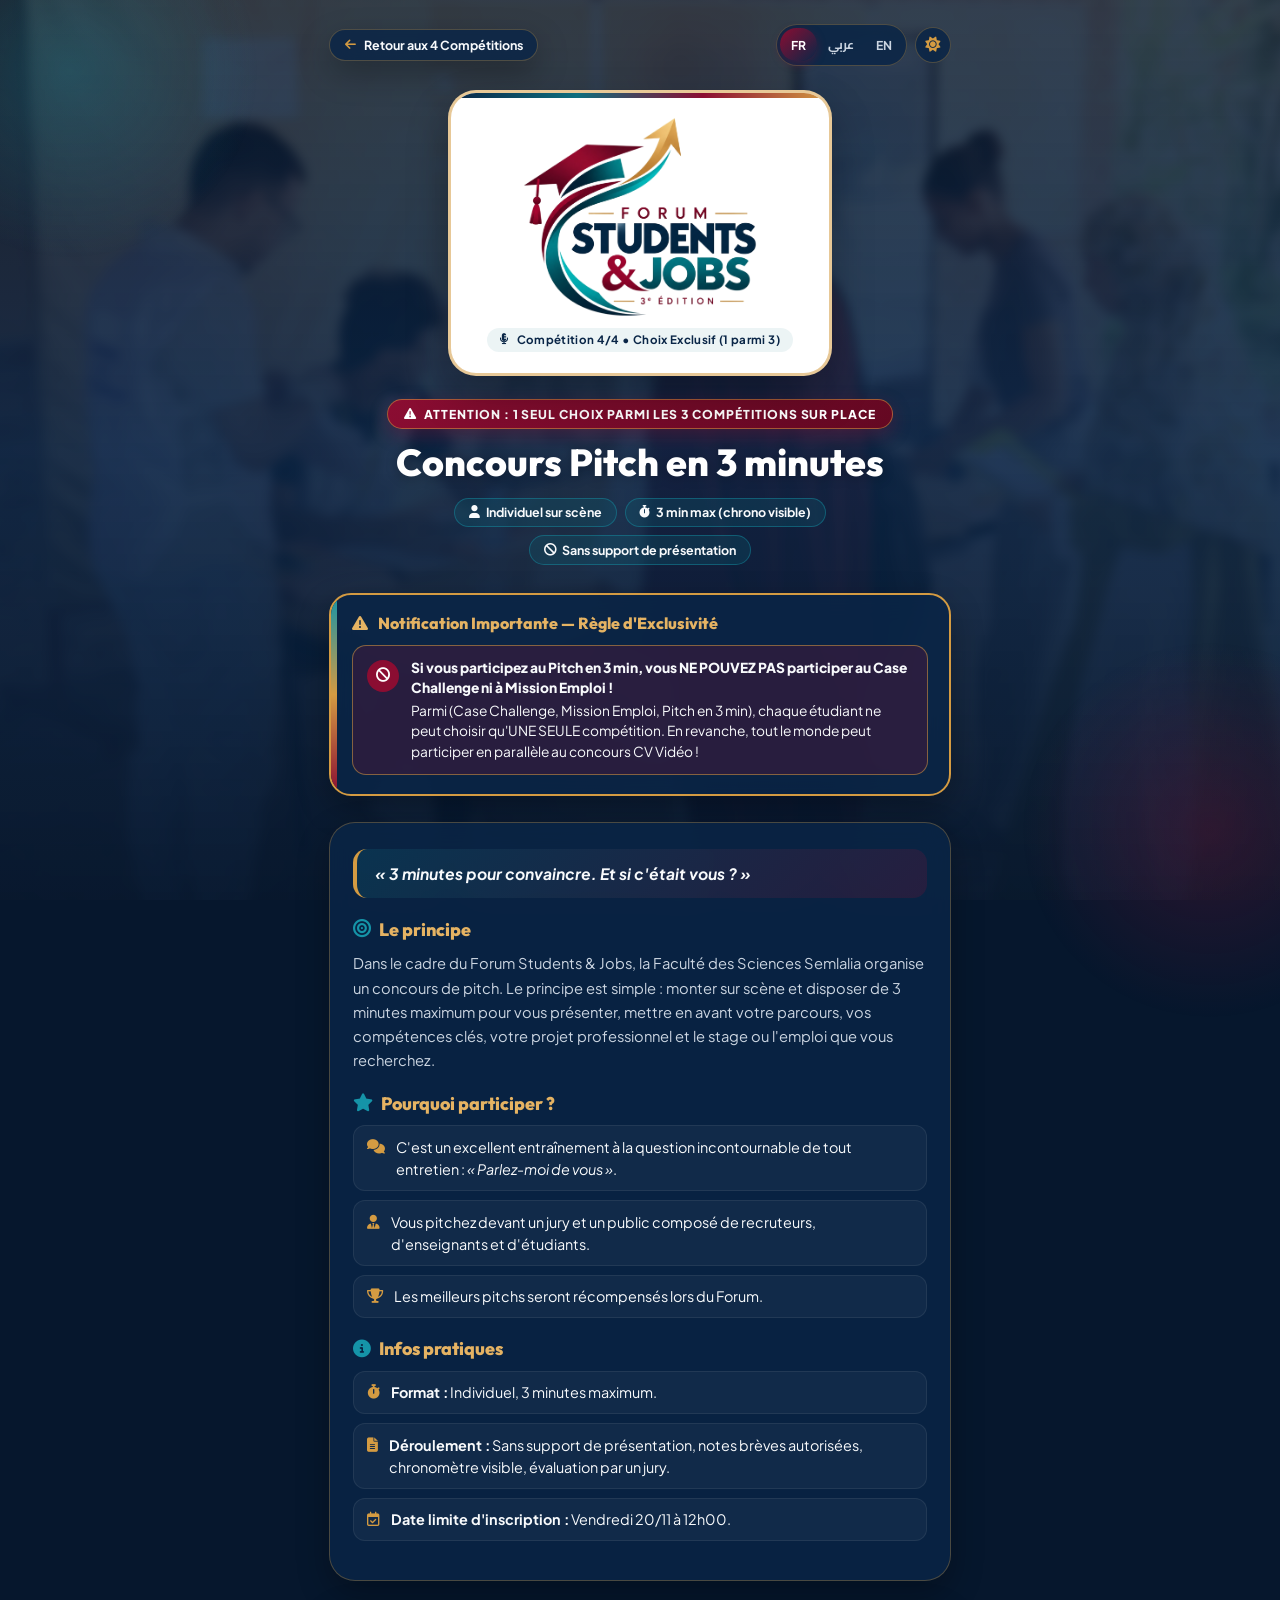
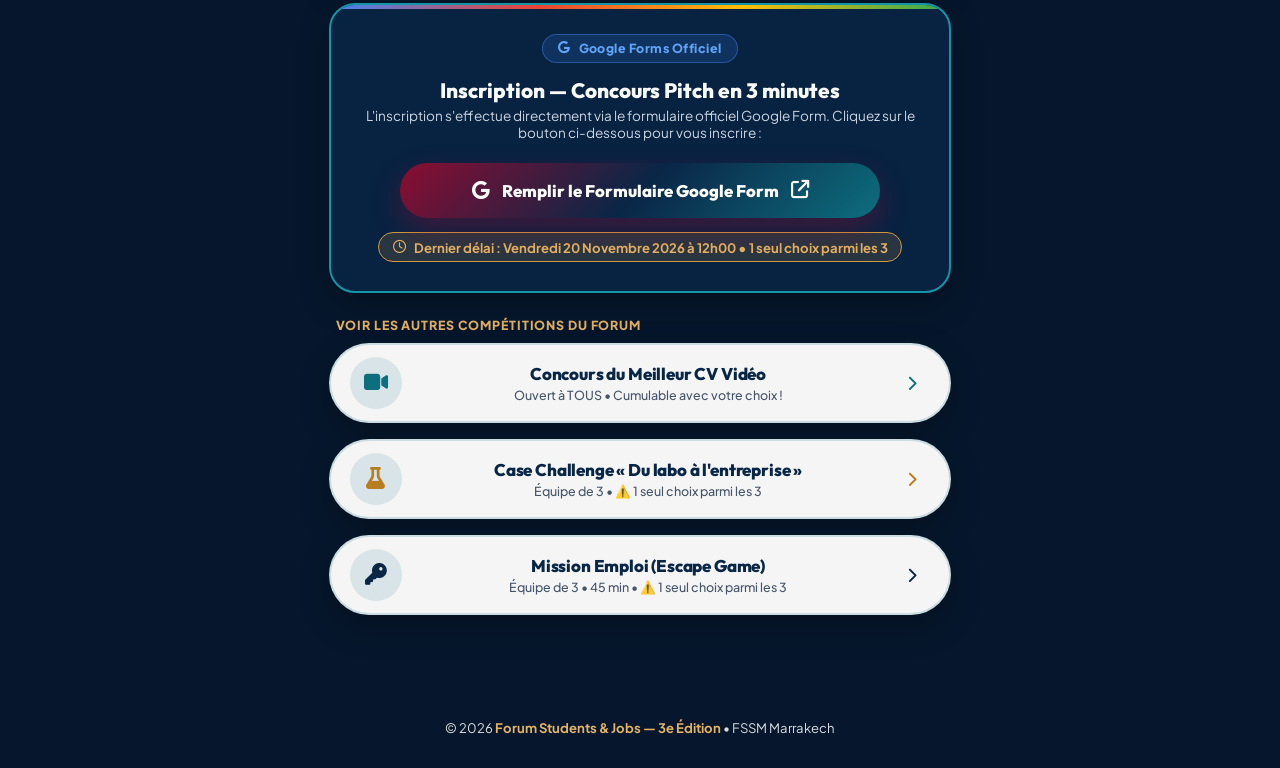
<file: competitions-taplink/pitch-3min.html>
<!doctype html>
<html lang="fr">
  <head>
    <meta charset="utf-8" />
    <meta name="viewport" content="width=device-width, initial-scale=1" />
    <title>Concours Pitch en 3 min | Forum Students & Jobs — 3e Édition (FSSM)</title>
    <meta
      name="description"
      content="Concours Pitch en 3 minutes — Forum Students & Jobs (3e Édition) à la Faculté des Sciences Semlalia Marrakech. 3 minutes sur scène pour convaincre le jury !"
    />

    <link rel="preconnect" href="https://fonts.googleapis.com" />
    <link rel="preconnect" href="https://fonts.gstatic.com" crossorigin />
    <link
      href="https://fonts.googleapis.com/css2?family=Cairo:wght@500;600;700;800&family=Outfit:wght@500;700;800&family=Plus+Jakarta+Sans:wght@400;500;600;700;800&display=swap"
      rel="stylesheet"
    />
    <link
      rel="stylesheet"
      href="https://cdnjs.cloudflare.com/ajax/libs/font-awesome/6.4.0/css/all.min.css"
    />
    <link rel="stylesheet" href="style.css" />
  </head>
  <body>
    <div class="bg-slideshow-container">
      <div class="bg-slide" style="background-image: url('background.jpg');"></div>
    </div>
    <div class="bg-overlay"></div>
    <div class="bg-glow-teal"></div>
    <div class="bg-glow-crimson"></div>

    <main class="shell">
      <!-- Topbar -->
      <div class="topbar">
        <a href="index.html" class="topbar-brand-mini">
          <i class="fa-solid fa-arrow-left"></i>
          <span
            data-fr="Retour aux 4 Compétitions"
            data-ar="العودة إلى المسابقات الأربع"
            data-en="Back to the 4 Competitions"
            >Retour aux 4 Compétitions</span
          >
        </a>

        <div class="topbar-controls">
          <div class="lang-switcher">
            <button type="button" class="lang-btn active" data-lang="fr">FR</button>
            <button type="button" class="lang-btn" data-lang="ar">عربي</button>
            <button type="button" class="lang-btn" data-lang="en">EN</button>
          </div>
          <button
            type="button"
            id="themeToggle"
            class="theme-btn"
            aria-label="Mode Clair / Sombre"
          >
            <i class="fa-solid fa-sun"></i>
          </button>
        </div>
      </div>

      <!-- Header -->
      <header class="header">
        <div class="logo-card">
          <img src="logo.png" alt="Logo Forum Students & Jobs" class="logo" />
          <div class="logo-fssm-strip">
            <i class="fa-solid fa-microphone-lines"></i>
            <span
              data-fr="Compétition 4/4 • Choix Exclusif (1 parmi 3)"
              data-ar="المسابقة 4/4 • اختيار حصري (واحدة من بين 3)"
              data-en="Competition 4/4 • Exclusive Choice (1 of 3)"
              >Compétition 4/4 • Choix Exclusif (1 parmi 3)</span
            >
          </div>
        </div>

        <div class="title-box">
          <span class="edition-pill">
            <i class="fa-solid fa-triangle-exclamation"></i>
            <span
              data-fr="Attention : 1 Seul Choix parmi les 3 compétitions sur place"
              data-ar="تنبيه: يحق لك اختيار مسابقة واحدة فقط من بين المسابقات الثلاث"
              data-en="Warning: Only 1 Choice allowed among the 3 on-site competitions"
              >Attention : 1 Seul Choix parmi les 3 compétitions sur place</span
            >
          </span>
          <h1
            class="site-title"
            data-fr="Concours Pitch en 3 minutes"
            data-ar="مسابقة العرض التقديمي في 3 دقائق (Pitch)"
            data-en="3-Minute Pitch Competition"
          >
            Concours Pitch en 3 minutes
          </h1>
          <div class="comp-hero-badge-row">
            <span class="comp-meta-chip">
              <i class="fa-solid fa-user"></i>
              <span data-fr="Individuel sur scène" data-ar="فردي على المنصة" data-en="Individual on stage">Individuel sur scène</span>
            </span>
            <span class="comp-meta-chip">
              <i class="fa-solid fa-stopwatch"></i>
              <span data-fr="3 min max (chrono visible)" data-ar="3 دقائق كحد أقصى (عدّاد مرئي)" data-en="3 min max (visible timer)">3 min max (chrono visible)</span>
            </span>
            <span class="comp-meta-chip">
              <i class="fa-solid fa-ban"></i>
              <span data-fr="Sans support de présentation" data-ar="بدون عرض شرائح (Slides)" data-en="No slide deck">Sans support de présentation</span>
            </span>
          </div>
        </div>
      </header>

      <!-- Rule Notification Box -->
      <section class="rules-notice-card">
        <div class="rules-notice-header">
          <i class="fa-solid fa-triangle-exclamation"></i>
          <span
            data-fr="Notification Importante — Règle d'Exclusivité"
            data-ar="إشعار هام — قاعدة الاختيار الحصري"
            data-en="Important Notice — Exclusivity Rule"
            >Notification Importante — Règle d'Exclusivité</span
          >
        </div>
        <div class="rule-box rule-exclusive">
          <div class="rule-box-icon">
            <i class="fa-solid fa-ban"></i>
          </div>
          <div>
            <strong
              data-fr="Si vous participez au Pitch en 3 min, vous NE POUVEZ PAS participer au Case Challenge ni à Mission Emploi !"
              data-ar="إذا شاركت في Pitch en 3 min، فلا يمكنك المشاركة في Case Challenge ولا في Mission Emploi!"
              data-en="If you participate in the 3-Min Pitch, you CANNOT participate in the Case Challenge or Job Mission!"
              >Si vous participez au Pitch en 3 min, vous NE POUVEZ PAS participer au Case Challenge ni à Mission Emploi !</strong
            >
            <span
              data-fr="Parmi (Case Challenge, Mission Emploi, Pitch en 3 min), chaque étudiant ne peut choisir qu'UNE SEULE compétition. En revanche, tout le monde peut participer en parallèle au concours CV Vidéo !"
              data-ar="من بين (Case Challenge، Mission Emploi، Pitch en 3 min)، يحق لكل طالب اختيار مسابقة واحدة فقط. بالمقابل، يمكن للجميع المشاركة بالتوازي في مسابقة CV Vidéo!"
              data-en="Among (Case Challenge, Job Mission, 3-Min Pitch), each student may only choose ONE competition. However, everyone can also participate in the Video CV contest!"
              >Parmi (Case Challenge, Mission Emploi, Pitch en 3 min), chaque étudiant ne peut choisir qu'UNE SEULE compétition. En revanche, tout le monde peut participer en parallèle au concours CV Vidéo !</span
            >
          </div>
        </div>

        <div id="activeChoiceAlert" class="active-choice-alert">
          <span id="activeChoiceText"></span>
          <button
            type="button"
            id="resetChoiceBtn"
            class="reset-choice-btn"
            data-fr="Modifier mon choix"
            data-ar="تغيير اختياري"
            data-en="Change my choice"
          >
            Modifier mon choix
          </button>
        </div>
      </section>

      <!-- Official Description from PITCH EN 3 MIN.docx -->
      <article class="comp-detail-card">
        <div
          class="comp-quote-box"
          data-fr="« 3 minutes pour convaincre. Et si c'était vous ? »"
          data-ar="« 3 دقائق للإقناع. ماذا لو كنت أنت الفائز؟ »"
          data-en="“3 minutes to convince. What if it were you?”"
        >
          « 3 minutes pour convaincre. Et si c'était vous ? »
        </div>

        <h2 class="comp-section-title">
          <i class="fa-solid fa-bullseye"></i>
          <span data-fr="Le principe" data-ar="مبدأ المسابقة" data-en="The Concept">Le principe</span>
        </h2>
        <p
          class="comp-text"
          data-fr="Dans le cadre du Forum Students & Jobs, la Faculté des Sciences Semlalia organise un concours de pitch. Le principe est simple : monter sur scène et disposer de 3 minutes maximum pour vous présenter, mettre en avant votre parcours, vos compétences clés, votre projet professionnel et le stage ou l'emploi que vous recherchez."
          data-ar="في إطار منتدى Students & Jobs، تنظم كلية العلوم السملالية مسابقة للعرض التقديمي (Pitch). المبدأ بسيط: الصعود إلى المنصة والحصول على 3 دقائق كحد أقصى لتقديم نفسك، إبراز مسارك الدراسي، مهاراتك الأساسية، مشروعك المهني، والتدريب أو العمل الذي تبحث عنه."
          data-en="As part of the Students & Jobs Forum, the Faculty of Sciences Semlalia organizes a pitch competition. The concept is simple: step onto the stage and take up to 3 minutes to introduce yourself, highlight your academic background, key skills, career plan, and the internship or job you are seeking."
        >
          Dans le cadre du Forum Students & Jobs, la Faculté des Sciences Semlalia organise un concours de pitch. Le principe est simple : monter sur scène et disposer de 3 minutes maximum pour vous présenter, mettre en avant votre parcours, vos compétences clés, votre projet professionnel et le stage ou l'emploi que vous recherchez.
        </p>

        <h2 class="comp-section-title">
          <i class="fa-solid fa-star"></i>
          <span
            data-fr="Pourquoi participer ?"
            data-ar="لماذا تشارك في هذه المسابقة؟"
            data-en="Why Participate?"
            >Pourquoi participer ?</span
          >
        </h2>
        <ul class="comp-list">
          <li>
            <i class="fa-solid fa-comments"></i>
            <span
              data-fr="C'est un excellent entraînement à la question incontournable de tout entretien : <em>« Parlez-moi de vous »</em>."
              data-ar="تدريب ممتاز على السؤال الأساسي في كل مقابلة عمل: <em>« حدثني عن نفسك »</em>."
              data-en="Excellent practice for the essential interview question: <em>“Tell me about yourself.”</em>"
              >C'est un excellent entraînement à la question incontournable de tout entretien : <em>« Parlez-moi de vous »</em>.</span
            >
          </li>
          <li>
            <i class="fa-solid fa-user-tie"></i>
            <span
              data-fr="Vous pitchez devant un jury et un public composé de recruteurs, d'enseignants et d'étudiants."
              data-ar="تقدم عرضك أمام لجنة تحكيم وجمهور مكون من مشغلين، أساتذة وطلبة."
              data-en="Pitch in front of a jury and an audience of recruiters, professors, and students."
              >Vous pitchez devant un jury et un public composé de recruteurs, d'enseignants et d'étudiants.</span
            >
          </li>
          <li>
            <i class="fa-solid fa-trophy"></i>
            <span
              data-fr="Les meilleurs pitchs seront récompensés lors du Forum."
              data-ar="سيتم تتويج أفضل العروض التقديمية بجوائز متميزة خلال المنتدى."
              data-en="The best pitches will be rewarded during the Forum."
              >Les meilleurs pitchs seront récompensés lors du Forum.</span
            >
          </li>
        </ul>

        <h2 class="comp-section-title">
          <i class="fa-solid fa-circle-info"></i>
          <span
            data-fr="Infos pratiques"
            data-ar="معلومات عملية"
            data-en="Practical Information"
            >Infos pratiques</span
          >
        </h2>
        <ul class="comp-list">
          <li>
            <i class="fa-solid fa-stopwatch"></i>
            <span
              data-fr="<strong>Format :</strong> Individuel, 3 minutes maximum."
              data-ar="<strong>الصيغة:</strong> مشاركة فردية، 3 دقائق كحد أقصى."
              data-en="<strong>Format:</strong> Individual, 3 minutes maximum."
              ><strong>Format :</strong> Individuel, 3 minutes maximum.</span
            >
          </li>
          <li>
            <i class="fa-solid fa-file-lines"></i>
            <span
              data-fr="<strong>Déroulement :</strong> Sans support de présentation, notes brèves autorisées, chronomètre visible, évaluation par un jury."
              data-ar="<strong>سير المسابقة:</strong> بدون دعامة عرض (Slides)، يُسمح بملاحظات مختصرة، عداد زمني مرئي، وتقييم من طرف لجنة التحكيم."
              data-en="<strong>Rules:</strong> No presentation slides, brief notes allowed, visible timer, evaluated by a jury."
              ><strong>Déroulement :</strong> Sans support de présentation, notes brèves autorisées, chronomètre visible, évaluation par un jury.</span
            >
          </li>
          <li>
            <i class="fa-regular fa-calendar-check"></i>
            <span
              data-fr="<strong>Date limite d'inscription :</strong> Vendredi 20/11 à 12h00."
              data-ar="<strong>آخر أجل للتسجيل:</strong> الجمعة 20/11 على الساعة 12:00 زوالاً."
              data-en="<strong>Registration deadline:</strong> Friday 20/11 at 12:00 PM."
              ><strong>Date limite d'inscription :</strong> Vendredi 20/11 à 12h00.</span
            >
          </li>
        </ul>
      </article>

      <!-- Google Form Registration CTA -->
      <section class="gform-section" id="inscription">
        <div class="gform-badge">
          <i class="fa-brands fa-google"></i>
          <span
            data-fr="Google Forms Officiel"
            data-ar="استمارة Google Forms الرسمية"
            data-en="Official Google Forms"
            >Google Forms Officiel</span
          >
        </div>
        <div class="form-header">
          <h2
            data-fr="Inscription — Concours Pitch en 3 minutes"
            data-ar="التسجيل — مسابقة العرض التقديمي في 3 دقائق (Pitch)"
            data-en="Registration — 3-Minute Pitch Competition"
          >
            Inscription — Concours Pitch en 3 minutes
          </h2>
          <p
            data-fr="L'inscription s'effectue directement via le formulaire officiel Google Form. Cliquez sur le bouton ci-dessous pour vous inscrire :"
            data-ar="يتم التسجيل مباشرة عبر استمارة Google Form الرسمية. اضغط على الزر أسفله للتسجيل:"
            data-en="Registration is done directly through the official Google Form. Click the button below to register:"
          >
            L'inscription s'effectue directement via le formulaire officiel Google Form. Cliquez sur le bouton ci-dessous pour vous inscrire :
          </p>
        </div>

        <div class="gform-action-box">
          <a
            href="https://docs.google.com/forms/d/e/1FAIpQLScEVM3u7UD30GyVEqSaJ6nAN2tNFHUY_NhfoCh_imsmhVZQ8A/viewform"
            target="_blank"
            rel="noopener noreferrer"
            class="google-form-btn"
          >
            <i class="fa-brands fa-google"></i>
            <span
              data-fr="Remplir le Formulaire Google Form"
              data-ar="ملء استمارة التسجيل على Google Form"
              data-en="Open Google Form Registration"
              >Remplir le Formulaire Google Form</span
            >
            <i class="fa-solid fa-arrow-up-right-from-square"></i>
          </a>

          <div class="gform-deadline-note">
            <i class="fa-regular fa-clock"></i>
            <span
              data-fr="Dernier délai : Vendredi 20 Novembre 2026 à 12h00 • 1 seul choix parmi les 3"
              data-ar="آخر أجل: الجمعة 20 نونبر 2026 على الساعة 12:00 زوالاً • خيار واحد من بين 3"
              data-en="Deadline: Friday, November 20, 2026 at 12:00 PM • 1 choice among the 3"
              >Dernier délai : Vendredi 20 Novembre 2026 à 12h00 • 1 seul choix parmi les 3</span
            >
          </div>
        </div>
      </section>

      <!-- Navigation to other competitions -->
      <div class="other-comps-nav">
        <div class="section-group-label">
          <span
            data-fr="Voir les autres compétitions du Forum"
            data-ar="تصفح باقي مسابقات المنتدى"
            data-en="View the other Forum competitions"
            >Voir les autres compétitions du Forum</span
          >
        </div>
        <div class="links-list">
          <a href="cv-video.html" class="link-pill pill-teal">
            <div class="pill-icon"><i class="fa-solid fa-video"></i></div>
            <div class="pill-content">
              <span class="pill-title">Concours du Meilleur CV Vidéo</span>
              <span class="pill-subtitle">Ouvert à TOUS • Cumulable avec votre choix !</span>
            </div>
            <div class="pill-arrow"><i class="fa-solid fa-chevron-right"></i></div>
          </a>
          <a href="case-challenge.html" class="link-pill pill-gold">
            <div class="pill-icon"><i class="fa-solid fa-flask"></i></div>
            <div class="pill-content">
              <span class="pill-title">Case Challenge « Du labo à l'entreprise »</span>
              <span class="pill-subtitle">Équipe de 3 • ⚠️ 1 seul choix parmi les 3</span>
            </div>
            <div class="pill-arrow"><i class="fa-solid fa-chevron-right"></i></div>
          </a>
          <a href="mission-emploi.html" class="link-pill pill-navy">
            <div class="pill-icon"><i class="fa-solid fa-key"></i></div>
            <div class="pill-content">
              <span class="pill-title">Mission Emploi (Escape Game)</span>
              <span class="pill-subtitle">Équipe de 3 • 45 min • ⚠️ 1 seul choix parmi les 3</span>
            </div>
            <div class="pill-arrow"><i class="fa-solid fa-chevron-right"></i></div>
          </a>
        </div>
      </div>
    </main>

    <footer class="footer">
      <p>© 2026 <strong>Forum Students & Jobs — 3e Édition</strong> • FSSM Marrakech</p>
    </footer>

    <script src="app.js"></script>
  </body>
</html>
</file>
<file: assets/css/style.css>
/* ==========================================================================
   FORUM STUDENTS & JOBS — 3e ÉDITION (FSSM - UNIVERSITÉ CADI AYYAD)
   Charte Graphique Officielle inspirée du Logo :
   - Bleu Nuit (Navy)      : #0A2647 / #071B34
   - Bleu Clair / Sarcelle : #0D6E7E / #1496AB
   - Bordeaux / Cramoisi   : #8B0D32 / #A6143E
   - Or / Doré (Gold)      : #D49B42 / #E6B15A
   ========================================================================== */

:root {
  /* Couleurs officielles du Logo */
  --sj-navy: #0a2647;
  --sj-navy-dark: #06182e;
  --sj-navy-light: #133b6e;
  --sj-teal: #0d6e7e;
  --sj-teal-light: #1594a8;
  --sj-teal-soft: #e0f5f8;
  --sj-crimson: #8b0d32;
  --sj-crimson-light: #ad1440;
  --sj-crimson-soft: #fce8ee;
  --sj-gold: #d49b42;
  --sj-gold-light: #e8b664;
  --sj-gold-dark: #b57e28;
  --sj-gold-soft: #fdf5e6;

  /* Thème Clair (Par défaut) */
  --bg-body: #faf9f5;
  --bg-section-alt: #f1f5f9;
  --bg-card: #ffffff;
  --bg-header: rgba(255, 255, 255, 0.94);
  --bg-glass: rgba(255, 255, 255, 0.85);
  --text-main: #0a2647;
  --text-body: #334155;
  --text-muted: #64748b;
  --border-color: #e2e8f0;
  --border-strong: #cbd5e1;

  /* Ombres & Rayons */
  --shadow-sm: 0 4px 12px rgba(10, 38, 71, 0.06);
  --shadow-md: 0 12px 28px -6px rgba(10, 38, 71, 0.1), 0 6px 12px -4px rgba(10, 38, 71, 0.05);
  --shadow-lg: 0 22px 45px -10px rgba(10, 38, 71, 0.16), 0 10px 20px -6px rgba(10, 38, 71, 0.08);
  --radius-sm: 10px;
  --radius-md: 16px;
  --radius-lg: 24px;
  --radius-xl: 32px;
  --transition: all 0.3s cubic-bezier(0.4, 0, 0.2, 1);
  --header-height: 82px;
  --container-width: 1260px;
}

/* Thème Sombre (Dark Mode) */
[data-theme="dark"] {
  --bg-body: #051120;
  --bg-section-alt: #08192e;
  --bg-card: #0d233f;
  --bg-header: rgba(6, 20, 38, 0.94);
  --bg-glass: rgba(13, 35, 63, 0.85);
  --text-main: #f8fafc;
  --text-body: #cbd5e1;
  --text-muted: #94a3b8;
  --border-color: #1e3a5f;
  --border-strong: #2b4c77;
  --sj-teal-soft: rgba(21, 148, 168, 0.18);
  --sj-crimson-soft: rgba(173, 20, 64, 0.22);
  --sj-gold-soft: rgba(212, 155, 66, 0.18);
  --shadow-sm: 0 4px 14px rgba(0, 0, 0, 0.35);
  --shadow-md: 0 14px 32px rgba(0, 0, 0, 0.45);
  --shadow-lg: 0 24px 50px rgba(0, 0, 0, 0.6);
}

/* Reset & Base */
*,
*::before,
*::after {
  margin: 0;
  padding: 0;
  box-sizing: border-box;
}

html {
  scroll-behavior: smooth;
  scroll-padding-top: var(--header-height);
}

html.i18n-pending [data-i18n] {
  opacity: 0;
}

body {
  font-family: 'Poppins', -apple-system, BlinkMacSystemFont, sans-serif;
  background-color: var(--bg-body);
  color: var(--text-body);
  line-height: 1.65;
  overflow-x: hidden;
  transition: background-color 0.3s ease, color 0.3s ease;
}

html[lang="ar"] body {
  font-family: 'Cairo', 'Poppins', sans-serif;
}

img {
  max-width: 100%;
  height: auto;
  display: block;
}

a {
  text-decoration: none;
  color: inherit;
  transition: var(--transition);
}

ul {
  list-style: none;
}

.container {
  max-width: var(--container-width);
  margin: 0 auto;
  padding: 0 24px;
}

/* ==========================================================================
   HEADER & NAVIGATION
   ========================================================================== */
.header {
  position: fixed;
  top: 0;
  left: 0;
  width: 100%;
  height: var(--header-height);
  background: var(--bg-header);
  backdrop-filter: blur(14px);
  -webkit-backdrop-filter: blur(14px);
  border-bottom: 1px solid var(--border-color);
  z-index: 1000;
  transition: var(--transition);
}

.header .container {
  display: flex;
  align-items: center;
  justify-content: space-between;
  height: 100%;
  gap: 16px;
}

.brand-logo {
  display: flex;
  align-items: center;
  gap: 12px;
  flex-shrink: 0;
}

.brand-logo-img {
  width: 54px;
  height: 54px;
  object-fit: contain;
  border-radius: 12px;
  background: #ffffff;
  padding: 3px;
  box-shadow: 0 2px 8px rgba(10, 38, 71, 0.12);
}

.brand-text {
  display: flex;
  flex-direction: column;
  line-height: 1.15;
}

.brand-kicker {
  font-size: 0.68rem;
  font-weight: 700;
  letter-spacing: 1.2px;
  text-transform: uppercase;
  color: var(--sj-crimson);
}

[data-theme="dark"] .brand-kicker {
  color: #f43f5e;
}

.brand-title {
  font-size: 1.18rem;
  font-weight: 800;
  color: var(--text-main);
  letter-spacing: -0.3px;
}

.brand-title span {
  color: var(--sj-teal);
}

[data-theme="dark"] .brand-title span {
  color: #22d3ee;
}

.brand-edition-pill {
  display: inline-flex;
  align-items: center;
  background: linear-gradient(135deg, var(--sj-gold), var(--sj-gold-dark));
  color: #ffffff;
  font-size: 0.65rem;
  font-weight: 700;
  padding: 2px 8px;
  border-radius: 999px;
  margin-left: 6px;
  vertical-align: middle;
}

html[dir="rtl"] .brand-edition-pill {
  margin-left: 0;
  margin-right: 6px;
}

.navbar {
  display: flex;
  align-items: center;
  justify-content: center;
  flex: 1;
}

.navbar-list {
  display: flex;
  align-items: center;
  gap: 22px;
}

.navbar-link {
  font-size: 0.92rem;
  font-weight: 600;
  color: var(--text-body);
  padding: 8px 4px;
  position: relative;
  white-space: nowrap;
}

.navbar-link:hover,
.navbar-link.active {
  color: var(--sj-teal);
}

[data-theme="dark"] .navbar-link:hover,
[data-theme="dark"] .navbar-link.active {
  color: var(--sj-gold-light);
}

.navbar-link::after {
  content: '';
  position: absolute;
  left: 0;
  right: 0;
  bottom: 0;
  height: 3px;
  border-radius: 3px;
  background: linear-gradient(90deg, var(--sj-crimson), var(--sj-gold), var(--sj-teal));
  transform: scaleX(0);
  transition: transform 0.25s ease;
}

.navbar-link:hover::after,
.navbar-link.active::after {
  transform: scaleX(1);
}

.header-actions {
  display: flex;
  align-items: center;
  gap: 10px;
  flex-shrink: 0;
}

/* Language Switcher */
.lang-switcher {
  display: inline-flex;
  align-items: center;
  background: var(--bg-section-alt);
  border: 1px solid var(--border-color);
  border-radius: 999px;
  padding: 3px;
  gap: 2px;
}

.lang-btn {
  border: none;
  background: transparent;
  color: var(--text-body);
  font-family: inherit;
  font-size: 0.76rem;
  font-weight: 700;
  padding: 6px 10px;
  border-radius: 999px;
  cursor: pointer;
  transition: var(--transition);
}

.lang-btn:hover {
  color: var(--sj-teal);
}

.lang-btn.is-active {
  background: linear-gradient(135deg, var(--sj-navy), var(--sj-teal));
  color: #ffffff;
  box-shadow: 0 2px 8px rgba(13, 110, 126, 0.3);
}

/* Theme Toggle */
.theme-toggle {
  width: 40px;
  height: 40px;
  border-radius: 50%;
  border: 1px solid var(--border-color);
  background: var(--bg-card);
  color: var(--sj-gold-dark);
  display: inline-flex;
  align-items: center;
  justify-content: center;
  font-size: 1rem;
  cursor: pointer;
  transition: var(--transition);
  box-shadow: var(--shadow-sm);
}

[data-theme="dark"] .theme-toggle {
  color: var(--sj-gold-light);
}

.theme-toggle:hover {
  transform: translateY(-2px);
  border-color: var(--sj-gold);
}

/* Mobile Menu Button */
.menu-toggle-btn {
  display: none;
  width: 40px;
  height: 40px;
  border-radius: 10px;
  border: 1px solid var(--border-color);
  background: var(--bg-card);
  color: var(--text-main);
  align-items: center;
  justify-content: center;
  font-size: 1.1rem;
  cursor: pointer;
  transition: var(--transition);
}

.nav-overlay {
  position: fixed;
  inset: 0;
  background: rgba(6, 24, 46, 0.55);
  backdrop-filter: blur(4px);
  z-index: 998;
  opacity: 0;
  visibility: hidden;
  transition: var(--transition);
}

.nav-overlay.active {
  opacity: 1;
  visibility: visible;
}

/* ==========================================================================
   HERO SECTION (COULEURS DU LOGO : BLEU NUIT, BLEU SARCELLE, BORDEAUX, OR)
   ========================================================================== */
.hero-sj {
  position: relative;
  min-height: 100vh;
  padding: calc(var(--header-height) + 48px) 0 80px;
  background:
    radial-gradient(circle at 12% 18%, rgba(139, 13, 50, 0.32) 0%, transparent 45%),
    radial-gradient(circle at 88% 22%, rgba(212, 155, 66, 0.25) 0%, transparent 45%),
    radial-gradient(circle at 75% 85%, rgba(13, 110, 126, 0.42) 0%, transparent 50%),
    linear-gradient(135deg, #06182e 0%, #0a2647 48%, #0d4b5e 100%);
  color: #ffffff;
  display: flex;
  align-items: center;
  overflow: hidden;
}

/* Ruban décoratif inspiré des courbes du logo */
.hero-sj::before {
  content: '';
  position: absolute;
  bottom: 0;
  left: 0;
  width: 100%;
  height: 6px;
  background: linear-gradient(90deg, var(--sj-crimson) 0%, var(--sj-teal-light) 35%, var(--sj-navy) 70%, var(--sj-gold) 100%);
  z-index: 3;
}

.hero-grid {
  display: grid;
  grid-template-columns: 1.15fr 0.85fr;
  gap: 48px;
  align-items: center;
  position: relative;
  z-index: 2;
}

.hero-inst-bar {
  display: inline-flex;
  align-items: center;
  gap: 12px;
  background: rgba(255, 255, 255, 0.95);
  color: var(--sj-navy);
  padding: 8px 18px;
  border-radius: 999px;
  margin-bottom: 22px;
  box-shadow: 0 10px 25px rgba(0, 0, 0, 0.2);
}

.hero-inst-bar img {
  height: 34px;
  width: auto;
  object-fit: contain;
}

.hero-inst-bar span {
  font-size: 0.78rem;
  font-weight: 700;
  color: var(--sj-navy);
  letter-spacing: 0.3px;
}

.hero-badges-row {
  display: flex;
  flex-wrap: wrap;
  gap: 10px;
  margin-bottom: 18px;
}

.hero-edition-badge {
  display: inline-flex;
  align-items: center;
  gap: 8px;
  background: linear-gradient(135deg, var(--sj-crimson), var(--sj-crimson-light));
  color: #ffffff;
  padding: 7px 16px;
  border-radius: 999px;
  font-size: 0.82rem;
  font-weight: 700;
  letter-spacing: 0.6px;
  text-transform: uppercase;
  box-shadow: 0 6px 18px rgba(139, 13, 50, 0.4);
}

.hero-hack-badge {
  display: inline-flex;
  align-items: center;
  gap: 8px;
  background: rgba(212, 155, 66, 0.2);
  border: 1px solid rgba(232, 182, 100, 0.55);
  color: #fde68a;
  padding: 7px 16px;
  border-radius: 999px;
  font-size: 0.82rem;
  font-weight: 700;
}

.hero-title {
  font-size: clamp(2.3rem, 4.5vw, 3.6rem);
  font-weight: 800;
  line-height: 1.12;
  margin-bottom: 18px;
  letter-spacing: -0.5px;
}

.hero-title .word-forum {
  display: block;
  font-size: 0.48em;
  letter-spacing: 6px;
  text-transform: uppercase;
  color: var(--sj-gold-light);
  font-weight: 700;
  margin-bottom: 6px;
}

.hero-title .word-students {
  color: #ffffff;
}

.hero-title .word-amp {
  color: #ff4d79;
  padding: 0 4px;
}

.hero-title .word-jobs {
  background: linear-gradient(135deg, #38bdf8 0%, #2dd4bf 55%, var(--sj-gold-light) 100%);
  -webkit-background-clip: text;
  -webkit-text-fill-color: transparent;
}

/* Slogan Officiel */
.hero-slogan-box {
  background: rgba(255, 255, 255, 0.08);
  border-left: 4px solid var(--sj-gold);
  backdrop-filter: blur(10px);
  padding: 16px 22px;
  border-radius: 0 16px 16px 0;
  margin-bottom: 24px;
}

html[dir="rtl"] .hero-slogan-box {
  border-left: none;
  border-right: 4px solid var(--sj-gold);
  border-radius: 16px 0 0 16px;
}

.hero-slogan-label {
  font-size: 0.74rem;
  text-transform: uppercase;
  letter-spacing: 1.2px;
  color: #7dd3fc;
  font-weight: 700;
  margin-bottom: 4px;
}

.hero-slogan-fr {
  font-size: 1.35rem;
  font-weight: 700;
  color: #ffffff;
  line-height: 1.3;
}

.hero-slogan-fr em {
  font-style: normal;
  color: #fda4af;
}

.hero-slogan-ar {
  font-family: 'Cairo', sans-serif;
  font-size: 1.1rem;
  color: var(--sj-gold-light);
  margin-top: 4px;
  font-weight: 700;
}

/* Meta Chips (Dates & Lieu) */
.hero-meta-grid {
  display: grid;
  grid-template-columns: repeat(auto-fit, minmax(220px, 1fr));
  gap: 12px;
  margin-bottom: 28px;
}

.hero-meta-card {
  display: flex;
  align-items: center;
  gap: 12px;
  background: rgba(6, 24, 46, 0.55);
  border: 1px solid rgba(255, 255, 255, 0.16);
  padding: 12px 16px;
  border-radius: 14px;
}

.hero-meta-icon {
  width: 40px;
  height: 40px;
  border-radius: 10px;
  background: linear-gradient(135deg, var(--sj-gold), var(--sj-gold-dark));
  color: #06182e;
  display: flex;
  align-items: center;
  justify-content: center;
  font-size: 1.1rem;
  flex-shrink: 0;
}

.hero-meta-icon.teal {
  background: linear-gradient(135deg, var(--sj-teal-light), var(--sj-teal));
  color: #ffffff;
}

.hero-meta-icon.crimson {
  background: linear-gradient(135deg, var(--sj-crimson-light), var(--sj-crimson));
  color: #ffffff;
}

.hero-meta-text small {
  display: block;
  font-size: 0.72rem;
  text-transform: uppercase;
  letter-spacing: 0.6px;
  color: #94a3b8;
  font-weight: 600;
}

.hero-meta-text strong {
  font-size: 0.92rem;
  color: #ffffff;
  font-weight: 700;
}

/* CTA Buttons */
.hero-cta-group {
  display: flex;
  flex-wrap: wrap;
  gap: 14px;
  margin-bottom: 32px;
}

.btn-sj-gold {
  display: inline-flex;
  align-items: center;
  gap: 10px;
  background: linear-gradient(135deg, var(--sj-gold-light) 0%, var(--sj-gold-dark) 100%);
  color: #06182e;
  padding: 14px 28px;
  border-radius: 999px;
  font-weight: 700;
  font-size: 0.96rem;
  box-shadow: 0 10px 24px rgba(212, 155, 66, 0.35);
  border: none;
  cursor: pointer;
}

.btn-sj-gold:hover {
  transform: translateY(-3px);
  box-shadow: 0 14px 30px rgba(212, 155, 66, 0.5);
  color: #000000;
}

.btn-sj-crimson {
  display: inline-flex;
  align-items: center;
  gap: 10px;
  background: linear-gradient(135deg, var(--sj-crimson-light) 0%, var(--sj-crimson) 100%);
  color: #ffffff;
  padding: 14px 26px;
  border-radius: 999px;
  font-weight: 700;
  font-size: 0.95rem;
  box-shadow: 0 10px 24px rgba(139, 13, 50, 0.4);
}

.btn-sj-crimson:hover {
  transform: translateY(-3px);
  box-shadow: 0 14px 30px rgba(139, 13, 50, 0.55);
  color: #ffffff;
}

.btn-sj-outline {
  display: inline-flex;
  align-items: center;
  gap: 10px;
  background: rgba(255, 255, 255, 0.1);
  border: 1px solid rgba(255, 255, 255, 0.28);
  color: #ffffff;
  padding: 14px 24px;
  border-radius: 999px;
  font-weight: 600;
  font-size: 0.95rem;
  backdrop-filter: blur(8px);
}

.btn-sj-outline:hover {
  background: rgba(255, 255, 255, 0.2);
  transform: translateY(-3px);
}

/* Hero Stats */
.hero-stats {
  display: grid;
  grid-template-columns: repeat(4, 1fr);
  gap: 14px;
  padding-top: 24px;
  border-top: 1px solid rgba(255, 255, 255, 0.15);
}

.hero-stat-box {
  background: rgba(255, 255, 255, 0.05);
  border: 1px solid rgba(255, 255, 255, 0.1);
  border-radius: 12px;
  padding: 12px 14px;
  text-align: center;
}

.hero-stat-num {
  display: block;
  font-size: 1.65rem;
  font-weight: 800;
  color: var(--sj-gold-light);
  line-height: 1.1;
}

.hero-stat-lbl {
  font-size: 0.73rem;
  color: #cbd5e1;
  text-transform: uppercase;
  letter-spacing: 0.5px;
  font-weight: 600;
}

/* Hero Visual Showcase */
.hero-visual-col {
  position: relative;
}

.hero-showcase-card {
  background: rgba(255, 255, 255, 0.97);
  border-radius: var(--radius-lg);
  padding: 24px;
  box-shadow: 0 30px 60px rgba(0, 0, 0, 0.45), 0 0 0 4px rgba(212, 155, 66, 0.35);
  position: relative;
  overflow: hidden;
  text-align: center;
}

.hero-showcase-tabs {
  display: inline-flex;
  background: #f1f5f9;
  padding: 4px;
  border-radius: 999px;
  margin-bottom: 16px;
  gap: 4px;
}

.showcase-tab-btn {
  border: none;
  background: transparent;
  color: #475569;
  font-family: inherit;
  font-size: 0.78rem;
  font-weight: 700;
  padding: 7px 16px;
  border-radius: 999px;
  cursor: pointer;
  transition: var(--transition);
}

.showcase-tab-btn.active {
  background: var(--sj-navy);
  color: #ffffff;
}

.showcase-panel {
  display: none;
  animation: fadeIn 0.35s ease;
}

.showcase-panel.active {
  display: block;
}

.hero-logo-display {
  max-height: 360px;
  margin: 10px auto;
  object-fit: contain;
  filter: drop-shadow(0 12px 24px rgba(10, 38, 71, 0.12));
  transition: transform 0.4s ease;
}

.hero-logo-display:hover {
  transform: scale(1.03);
}

.hero-poster-display {
  max-height: 410px;
  margin: 0 auto;
  border-radius: 14px;
  object-fit: contain;
  box-shadow: 0 10px 25px rgba(10, 38, 71, 0.2);
}

.hero-showcase-caption {
  margin-top: 14px;
  padding-top: 12px;
  border-top: 1px solid #e2e8f0;
  display: flex;
  align-items: center;
  justify-content: space-between;
  gap: 10px;
  color: var(--sj-navy);
  font-size: 0.82rem;
  font-weight: 700;
}

.hero-showcase-caption span {
  color: var(--sj-crimson);
}

@keyframes fadeIn {
  from { opacity: 0; transform: translateY(6px); }
  to { opacity: 1; transform: translateY(0); }
}

/* ==========================================================================
   SECTIONS COMMUNES
   ========================================================================== */
.sj-section {
  padding: 92px 0;
  position: relative;
}

.sj-section.bg-alt {
  background-color: var(--bg-section-alt);
}

.section-header-center {
  text-align: center;
  max-width: 820px;
  margin: 0 auto 56px;
}

.section-kicker {
  display: inline-flex;
  align-items: center;
  gap: 8px;
  background: var(--sj-teal-soft);
  color: var(--sj-teal);
  padding: 6px 18px;
  border-radius: 999px;
  font-size: 0.8rem;
  font-weight: 700;
  text-transform: uppercase;
  letter-spacing: 0.8px;
  margin-bottom: 14px;
  border: 1px solid rgba(13, 110, 126, 0.2);
}

[data-theme="dark"] .section-kicker {
  color: #38bdf8;
  border-color: rgba(56, 189, 248, 0.3);
}

.section-kicker.crimson {
  background: var(--sj-crimson-soft);
  color: var(--sj-crimson);
  border-color: rgba(139, 13, 50, 0.2);
}

[data-theme="dark"] .section-kicker.crimson {
  color: #fb7185;
}

.section-kicker.gold {
  background: var(--sj-gold-soft);
  color: var(--sj-gold-dark);
  border-color: rgba(212, 155, 66, 0.3);
}

[data-theme="dark"] .section-kicker.gold {
  color: var(--sj-gold-light);
}

.section-heading {
  font-size: clamp(1.85rem, 3.2vw, 2.5rem);
  font-weight: 800;
  color: var(--text-main);
  line-height: 1.22;
  margin-bottom: 14px;
}

.section-heading span {
  color: var(--sj-teal);
}

[data-theme="dark"] .section-heading span {
  color: #38bdf8;
}

.section-heading em {
  font-style: normal;
  color: var(--sj-crimson);
}

[data-theme="dark"] .section-heading em {
  color: #fb7185;
}

.section-subtext {
  font-size: 1.04rem;
  color: var(--text-muted);
  line-height: 1.65;
}

/* ==========================================================================
   LES 3 AXES DE L'AFFICHE (CONFÉRENCES, ATELIERS, STANDS)
   ========================================================================== */
.pillars-3-grid {
  display: grid;
  grid-template-columns: repeat(3, 1fr);
  gap: 28px;
}

.pillar-card {
  background: var(--bg-card);
  border: 1px solid var(--border-color);
  border-radius: var(--radius-lg);
  padding: 36px 28px;
  text-align: center;
  box-shadow: var(--shadow-sm);
  transition: var(--transition);
  position: relative;
  overflow: hidden;
}

.pillar-card::before {
  content: '';
  position: absolute;
  top: 0;
  left: 0;
  width: 100%;
  height: 5px;
  background: linear-gradient(90deg, var(--sj-navy), var(--sj-teal));
}

.pillar-card.pillar-gold::before {
  background: linear-gradient(90deg, var(--sj-gold-dark), var(--sj-gold-light));
}

.pillar-card.pillar-crimson::before {
  background: linear-gradient(90deg, var(--sj-crimson), var(--sj-gold));
}

.pillar-card:hover {
  transform: translateY(-8px);
  box-shadow: var(--shadow-lg);
  border-color: var(--sj-gold);
}

.pillar-pedestal-icon {
  width: 86px;
  height: 86px;
  margin: 0 auto 22px;
  border-radius: 50%;
  background: radial-gradient(circle at 30% 30%, #fde68a, var(--sj-gold) 65%, var(--sj-gold-dark) 100%);
  color: var(--sj-navy-dark);
  display: flex;
  align-items: center;
  justify-content: center;
  font-size: 2.1rem;
  box-shadow: 0 12px 25px rgba(212, 155, 66, 0.35), inset 0 2px 4px rgba(255, 255, 255, 0.6);
  border: 3px solid #ffffff;
}

[data-theme="dark"] .pillar-pedestal-icon {
  border-color: var(--sj-navy);
}

.pillar-title {
  font-size: 1.35rem;
  font-weight: 800;
  color: var(--sj-gold-dark);
  text-transform: uppercase;
  letter-spacing: 0.8px;
  margin-bottom: 12px;
}

[data-theme="dark"] .pillar-title {
  color: var(--sj-gold-light);
}

.pillar-desc {
  font-size: 0.96rem;
  color: var(--text-body);
  line-height: 1.65;
}

/* ==========================================================================
   MOTS OFFICIELS & RESPONSABLES (AVEC PHOTO CERCLE)
   ========================================================================== */
.leaders-grid {
  display: grid;
  grid-template-columns: repeat(3, 1fr);
  gap: 30px;
  align-items: stretch;
}

.leader-card {
  background: var(--bg-card);
  border: 1px solid var(--border-color);
  border-radius: var(--radius-lg);
  padding: 36px 28px 30px;
  box-shadow: var(--shadow-md);
  transition: var(--transition);
  display: flex;
  flex-direction: column;
  align-items: center;
  text-align: center;
  position: relative;
  overflow: hidden;
}

.leader-card::before {
  content: '';
  position: absolute;
  top: 0;
  left: 0;
  right: 0;
  height: 110px;
  background: linear-gradient(135deg, var(--sj-navy) 0%, var(--sj-teal) 100%);
  z-index: 0;
}

.leader-card.leader-president::before {
  background: linear-gradient(135deg, #06182e 0%, var(--sj-navy) 60%, var(--sj-gold-dark) 100%);
}

.leader-card.leader-doyen::before {
  background: linear-gradient(135deg, var(--sj-navy) 0%, var(--sj-teal) 100%);
}

.leader-card.leader-coordinatrice::before {
  background: linear-gradient(135deg, var(--sj-crimson) 0%, var(--sj-navy) 60%, var(--sj-teal) 100%);
}

.leader-card:hover {
  transform: translateY(-8px);
  box-shadow: var(--shadow-lg);
  border-color: var(--sj-gold);
}

/* Photo en cercle officielle */
.leader-circle-wrap {
  position: relative;
  z-index: 1;
  width: 148px;
  height: 148px;
  border-radius: 50%;
  padding: 5px;
  background: linear-gradient(135deg, var(--sj-gold-light), var(--sj-crimson), var(--sj-teal-light));
  box-shadow: 0 12px 28px rgba(10, 38, 71, 0.25);
  margin-bottom: 18px;
  transition: transform 0.35s ease;
}

.leader-card:hover .leader-circle-wrap {
  transform: scale(1.05);
}

.leader-circle-inner {
  width: 100%;
  height: 100%;
  border-radius: 50%;
  overflow: hidden;
  border: 4px solid var(--bg-card);
  background: #ffffff;
}

.leader-circle-inner img {
  width: 100%;
  height: 100%;
  object-fit: cover;
  object-position: center top;
}

.leader-badge-role {
  display: inline-flex;
  align-items: center;
  gap: 6px;
  background: var(--sj-gold-soft);
  color: var(--sj-gold-dark);
  border: 1px solid rgba(212, 155, 66, 0.35);
  font-size: 0.73rem;
  font-weight: 700;
  text-transform: uppercase;
  letter-spacing: 0.6px;
  padding: 4px 14px;
  border-radius: 999px;
  margin-bottom: 10px;
}

[data-theme="dark"] .leader-badge-role {
  color: var(--sj-gold-light);
}

.leader-badge-role.crimson-badge {
  background: var(--sj-crimson-soft);
  color: var(--sj-crimson);
  border-color: rgba(139, 13, 50, 0.3);
}

[data-theme="dark"] .leader-badge-role.crimson-badge {
  color: #fda4af;
}

.leader-name {
  font-size: 1.28rem;
  font-weight: 800;
  color: var(--text-main);
  margin-bottom: 4px;
}

.leader-title {
  font-size: 0.86rem;
  font-weight: 600;
  color: var(--sj-teal);
  margin-bottom: 16px;
  line-height: 1.4;
}

[data-theme="dark"] .leader-title {
  color: #38bdf8;
}

.leader-quote-box {
  background: var(--bg-section-alt);
  border-radius: var(--radius-md);
  padding: 18px 18px;
  text-align: left;
  position: relative;
  flex-grow: 1;
  border-left: 3px solid var(--sj-gold);
}

html[dir="rtl"] .leader-quote-box {
  text-align: right;
  border-left: none;
  border-right: 3px solid var(--sj-gold);
}

.leader-quote-icon {
  color: var(--sj-gold);
  font-size: 1.2rem;
  margin-bottom: 8px;
  opacity: 0.85;
}

.leader-speech {
  font-size: 0.9rem;
  color: var(--text-body);
  line-height: 1.65;
}

.leader-footer-tag {
  margin-top: 16px;
  padding-top: 12px;
  border-top: 1px solid var(--border-color);
  width: 100%;
  display: flex;
  align-items: center;
  justify-content: center;
  gap: 8px;
  font-size: 0.8rem;
  font-weight: 700;
  color: var(--text-muted);
}

.leader-footer-tag i {
  color: var(--sj-crimson);
}

/* ==========================================================================
   COMPÉTITIONS & CHALLENGES (CARTES STYLE INTEGRATION + CERCLE)
   ========================================================================== */
.competitions-grid {
  display: grid;
  grid-template-columns: repeat(auto-fill, minmax(350px, 1fr));
  gap: 28px;
}

.comp-card {
  background: var(--bg-card);
  border: 1px solid var(--border-color);
  border-radius: var(--radius-lg);
  padding: 32px 26px 26px;
  box-shadow: var(--shadow-sm);
  transition: var(--transition);
  display: flex;
  flex-direction: column;
  align-items: center;
  text-align: center;
  position: relative;
  overflow: hidden;
}

.comp-card::after {
  content: '';
  position: absolute;
  top: 0;
  left: 0;
  width: 100%;
  height: 5px;
  background: linear-gradient(90deg, var(--sj-crimson), var(--sj-gold), var(--sj-teal));
}

.comp-card:hover {
  transform: translateY(-8px);
  box-shadow: var(--shadow-lg);
  border-color: var(--sj-teal-light);
}

.comp-circle-icon {
  width: 104px;
  height: 104px;
  border-radius: 50%;
  margin-bottom: 18px;
  display: flex;
  align-items: center;
  justify-content: center;
  font-size: 2.4rem;
  color: #ffffff;
  background: linear-gradient(135deg, var(--sj-navy) 0%, var(--sj-teal) 100%);
  box-shadow: 0 12px 24px rgba(13, 110, 126, 0.28);
  border: 4px solid var(--sj-gold-soft);
  transition: transform 0.35s ease;
}

.comp-card:hover .comp-circle-icon {
  transform: scale(1.07) rotate(-3deg);
}

.comp-circle-icon.crimson-grad {
  background: linear-gradient(135deg, var(--sj-crimson) 0%, #c81e51 100%);
  box-shadow: 0 12px 24px rgba(139, 13, 50, 0.28);
}

.comp-circle-icon.gold-grad {
  background: linear-gradient(135deg, var(--sj-gold-dark) 0%, var(--sj-gold-light) 100%);
  color: var(--sj-navy-dark);
  box-shadow: 0 12px 24px rgba(212, 155, 66, 0.3);
}

.comp-circle-icon.navy-grad {
  background: linear-gradient(135deg, var(--sj-navy-dark) 0%, var(--sj-navy-light) 100%);
  box-shadow: 0 12px 24px rgba(10, 38, 71, 0.3);
}

.comp-tag-pill {
  display: inline-flex;
  align-items: center;
  gap: 6px;
  background: var(--sj-teal-soft);
  color: var(--sj-teal);
  font-size: 0.74rem;
  font-weight: 700;
  padding: 4px 12px;
  border-radius: 999px;
  margin-bottom: 10px;
  text-transform: uppercase;
  letter-spacing: 0.5px;
}

[data-theme="dark"] .comp-tag-pill {
  color: #38bdf8;
}

.comp-tag-pill.crimson-pill {
  background: var(--sj-crimson-soft);
  color: var(--sj-crimson);
}

[data-theme="dark"] .comp-tag-pill.crimson-pill {
  color: #fda4af;
}

.comp-tag-pill.gold-pill {
  background: var(--sj-gold-soft);
  color: var(--sj-gold-dark);
}

[data-theme="dark"] .comp-tag-pill.gold-pill {
  color: var(--sj-gold-light);
}

.comp-title {
  font-size: 1.32rem;
  font-weight: 800;
  color: var(--text-main);
  margin-bottom: 6px;
}

.comp-slogan {
  font-size: 0.88rem;
  font-weight: 700;
  color: var(--sj-crimson);
  margin-bottom: 12px;
  font-style: italic;
}

[data-theme="dark"] .comp-slogan {
  color: #fda4af;
}

.comp-desc {
  font-size: 0.92rem;
  color: var(--text-body);
  margin-bottom: 18px;
  flex-grow: 1;
}

.comp-meta-list {
  width: 100%;
  background: var(--bg-section-alt);
  border-radius: var(--radius-sm);
  padding: 12px 14px;
  margin-bottom: 20px;
  display: flex;
  flex-direction: column;
  gap: 6px;
  text-align: left;
  font-size: 0.82rem;
}

html[dir="rtl"] .comp-meta-list {
  text-align: right;
}

.comp-meta-item {
  display: flex;
  align-items: center;
  gap: 8px;
  color: var(--text-body);
  font-weight: 600;
}

.comp-meta-item i {
  color: var(--sj-gold-dark);
  width: 16px;
  text-align: center;
}

[data-theme="dark"] .comp-meta-item i {
  color: var(--sj-gold-light);
}

.comp-btn {
  width: 100%;
  display: inline-flex;
  align-items: center;
  justify-content: center;
  gap: 10px;
  background: linear-gradient(135deg, var(--sj-navy) 0%, var(--sj-teal) 100%);
  color: #ffffff;
  padding: 13px 22px;
  border-radius: 999px;
  font-weight: 700;
  font-size: 0.92rem;
  box-shadow: 0 6px 16px rgba(13, 110, 126, 0.25);
}

.comp-btn:hover {
  background: linear-gradient(135deg, var(--sj-crimson) 0%, var(--sj-gold-dark) 100%);
  color: #ffffff;
  transform: translateY(-2px);
}

/* ==========================================================================
   PROGRAMME & CALENDRIER DU FORUM (24, 25, 26 NOVEMBRE)
   ========================================================================== */
.schedule-showcase-grid {
  display: grid;
  grid-template-columns: 1.2fr 0.8fr;
  gap: 36px;
  align-items: start;
}

.day-cards-stack {
  display: flex;
  flex-direction: column;
  gap: 22px;
}

.day-schedule-card {
  background: var(--bg-card);
  border: 1px solid var(--border-color);
  border-radius: var(--radius-lg);
  overflow: hidden;
  box-shadow: var(--shadow-sm);
}

.day-card-header {
  padding: 18px 24px;
  background: linear-gradient(135deg, var(--sj-navy) 0%, var(--sj-teal) 100%);
  color: #ffffff;
  display: flex;
  align-items: center;
  justify-content: space-between;
  gap: 12px;
  flex-wrap: wrap;
}

.day-card-header.crimson-head {
  background: linear-gradient(135deg, var(--sj-crimson) 0%, var(--sj-navy) 100%);
}

.day-card-header.gold-head {
  background: linear-gradient(135deg, var(--sj-navy-dark) 0%, var(--sj-gold-dark) 100%);
}

.day-card-header h3 {
  font-size: 1.15rem;
  font-weight: 800;
  display: flex;
  align-items: center;
  gap: 10px;
}

.day-card-header span {
  background: rgba(255, 255, 255, 0.18);
  padding: 4px 12px;
  border-radius: 999px;
  font-size: 0.76rem;
  font-weight: 700;
}

.day-card-body {
  padding: 22px 24px;
  display: flex;
  flex-direction: column;
  gap: 14px;
}

.schedule-row {
  display: flex;
  align-items: flex-start;
  gap: 14px;
  padding-bottom: 12px;
  border-bottom: 1px dashed var(--border-color);
}

.schedule-row:last-child {
  padding-bottom: 0;
  border-bottom: none;
}

.schedule-badge-time {
  background: var(--sj-gold-soft);
  color: var(--sj-gold-dark);
  font-size: 0.78rem;
  font-weight: 700;
  padding: 5px 12px;
  border-radius: 8px;
  white-space: nowrap;
  flex-shrink: 0;
}

[data-theme="dark"] .schedule-badge-time {
  color: var(--sj-gold-light);
}

.schedule-info h4 {
  font-size: 0.98rem;
  font-weight: 700;
  color: var(--text-main);
  margin-bottom: 2px;
}

.schedule-info p {
  font-size: 0.86rem;
  color: var(--text-muted);
}

.poster-preview-card {
  background: var(--bg-card);
  border: 1px solid var(--border-color);
  border-radius: var(--radius-lg);
  padding: 20px;
  box-shadow: var(--shadow-md);
  text-align: center;
  position: sticky;
  top: 100px;
}

.poster-preview-card img {
  border-radius: var(--radius-md);
  width: 100%;
  box-shadow: var(--shadow-sm);
  margin-bottom: 16px;
}

/* ==========================================================================
   PARTENAIRES & ÉCOSYSTÈME
   ========================================================================== */
.partners-grid {
  display: grid;
  grid-template-columns: repeat(auto-fill, minmax(175px, 1fr));
  gap: 16px;
}

.partner-pill-card {
  background: var(--bg-card);
  border: 1px solid var(--border-color);
  border-radius: var(--radius-md);
  padding: 18px 16px;
  display: flex;
  flex-direction: column;
  align-items: center;
  justify-content: center;
  text-align: center;
  gap: 8px;
  box-shadow: var(--shadow-sm);
  transition: var(--transition);
}

.partner-pill-card:hover {
  transform: translateY(-4px);
  border-color: var(--sj-gold);
  box-shadow: var(--shadow-md);
}

.partner-pill-card i {
  font-size: 1.5rem;
  color: var(--sj-teal);
}

[data-theme="dark"] .partner-pill-card i {
  color: var(--sj-gold-light);
}

.partner-pill-card strong {
  font-size: 0.9rem;
  color: var(--text-main);
  font-weight: 700;
}

.partner-pill-card small {
  font-size: 0.72rem;
  color: var(--text-muted);
  text-transform: uppercase;
  letter-spacing: 0.5px;
}

/* ==========================================================================
   PAGES DÉTAILS DES COMPÉTITIONS (TEMPLATE DÉDIÉ)
   ========================================================================== */
.comp-page-hero {
  padding: calc(var(--header-height) + 40px) 0 56px;
  background:
    radial-gradient(circle at 15% 20%, rgba(139, 13, 50, 0.35) 0%, transparent 45%),
    radial-gradient(circle at 85% 80%, rgba(212, 155, 66, 0.25) 0%, transparent 45%),
    linear-gradient(135deg, #06182e 0%, #0a2647 50%, #0d6e7e 100%);
  color: #ffffff;
  text-align: center;
  position: relative;
}

.comp-page-hero::after {
  content: '';
  position: absolute;
  bottom: 0;
  left: 0;
  width: 100%;
  height: 5px;
  background: linear-gradient(90deg, var(--sj-crimson), var(--sj-gold), var(--sj-teal-light));
}

.breadcrumb-bar {
  display: inline-flex;
  align-items: center;
  gap: 8px;
  background: rgba(255, 255, 255, 0.12);
  border: 1px solid rgba(255, 255, 255, 0.2);
  padding: 6px 16px;
  border-radius: 999px;
  font-size: 0.82rem;
  margin-bottom: 22px;
}

.breadcrumb-bar a {
  color: var(--sj-gold-light);
  font-weight: 600;
}

.breadcrumb-bar a:hover {
  text-decoration: underline;
}

.comp-hero-circle {
  width: 112px;
  height: 112px;
  border-radius: 50%;
  margin: 0 auto 20px;
  background: rgba(255, 255, 255, 0.14);
  border: 3px solid var(--sj-gold-light);
  display: flex;
  align-items: center;
  justify-content: center;
  font-size: 2.7rem;
  color: var(--sj-gold-light);
  box-shadow: 0 12px 30px rgba(0, 0, 0, 0.25);
}

.comp-page-title {
  font-size: clamp(2rem, 4vw, 3rem);
  font-weight: 800;
  margin-bottom: 10px;
}

.comp-page-quote {
  font-size: 1.2rem;
  color: #fde68a;
  font-weight: 600;
  max-width: 720px;
  margin: 0 auto 22px;
}

.comp-detail-wrapper {
  max-width: 920px;
  margin: -36px auto 70px;
  position: relative;
  z-index: 5;
  padding: 0 20px;
}

.comp-detail-card {
  background: var(--bg-card);
  border: 1px solid var(--border-color);
  border-radius: var(--radius-lg);
  padding: 42px;
  box-shadow: var(--shadow-lg);
}

.comp-detail-block {
  margin-bottom: 34px;
}

.comp-detail-block:last-child {
  margin-bottom: 0;
}

.comp-detail-block h3 {
  font-size: 1.32rem;
  font-weight: 800;
  color: var(--text-main);
  margin-bottom: 14px;
  padding-bottom: 10px;
  border-bottom: 2px solid var(--border-color);
  display: flex;
  align-items: center;
  gap: 10px;
}

.comp-detail-block h3 i {
  color: var(--sj-crimson);
}

[data-theme="dark"] .comp-detail-block h3 i {
  color: var(--sj-gold-light);
}

.comp-detail-block p {
  font-size: 0.98rem;
  color: var(--text-body);
  line-height: 1.75;
  margin-bottom: 12px;
}

.comp-steps-list {
  display: grid;
  gap: 12px;
  margin: 16px 0;
}

.comp-step-item {
  display: flex;
  align-items: flex-start;
  gap: 12px;
  background: var(--bg-section-alt);
  border: 1px solid var(--border-color);
  border-left: 4px solid var(--sj-teal);
  padding: 14px 18px;
  border-radius: var(--radius-sm);
}

html[dir="rtl"] .comp-step-item {
  border-left: 1px solid var(--border-color);
  border-right: 4px solid var(--sj-teal);
}

.comp-step-item i {
  color: var(--sj-teal);
  font-size: 1.1rem;
  margin-top: 3px;
  flex-shrink: 0;
}

[data-theme="dark"] .comp-step-item i {
  color: #38bdf8;
}

.comp-info-grid {
  display: grid;
  grid-template-columns: repeat(auto-fit, minmax(210px, 1fr));
  gap: 16px;
  margin-top: 16px;
}

.comp-info-box {
  background: var(--bg-section-alt);
  border: 1px solid var(--border-color);
  border-radius: var(--radius-md);
  padding: 18px;
}

.comp-info-box small {
  display: block;
  font-size: 0.74rem;
  text-transform: uppercase;
  letter-spacing: 0.6px;
  color: var(--text-muted);
  font-weight: 700;
  margin-bottom: 4px;
}

.comp-info-box strong {
  font-size: 0.96rem;
  color: var(--text-main);
  font-weight: 700;
}

.comp-cta-banner {
  margin-top: 36px;
  background: linear-gradient(135deg, var(--sj-navy) 0%, var(--sj-teal) 100%);
  color: #ffffff;
  border-radius: var(--radius-lg);
  padding: 32px;
  text-align: center;
}

.comp-cta-banner h4 {
  font-size: 1.35rem;
  font-weight: 800;
  margin-bottom: 8px;
}

.comp-cta-banner p {
  color: #e2e8f0;
  margin-bottom: 20px;
}

.other-comps-nav {
  margin-top: 36px;
  padding-top: 24px;
  border-top: 1px solid var(--border-color);
  display: flex;
  flex-wrap: wrap;
  gap: 10px;
  justify-content: center;
}

.other-comp-pill {
  padding: 8px 16px;
  border-radius: 999px;
  background: var(--bg-section-alt);
  border: 1px solid var(--border-color);
  font-size: 0.84rem;
  font-weight: 600;
  color: var(--text-main);
}

.other-comp-pill:hover,
.other-comp-pill.active {
  background: var(--sj-navy);
  color: #ffffff;
  border-color: var(--sj-navy);
}

/* ==========================================================================
   FOOTER & GO TOP
   ========================================================================== */
.footer {
  background: #051326;
  color: #cbd5e1;
  padding: 64px 0 32px;
  border-top: 4px solid var(--sj-gold);
}

.footer-grid {
  display: grid;
  grid-template-columns: 1.4fr 1fr 1fr;
  gap: 40px;
  margin-bottom: 42px;
}

.footer-brand-box {
  display: flex;
  flex-direction: column;
  gap: 14px;
}

.footer-logo-row {
  display: flex;
  align-items: center;
  gap: 14px;
}

.footer-logo-row img {
  width: 60px;
  height: 60px;
  border-radius: 14px;
  background: #ffffff;
  padding: 4px;
  object-fit: contain;
}

.footer-logo-row h3 {
  font-size: 1.3rem;
  color: #ffffff;
  font-weight: 800;
}

.footer-logo-row h3 span {
  color: var(--sj-gold-light);
}

.footer-col h4 {
  color: #ffffff;
  font-size: 1.02rem;
  font-weight: 700;
  margin-bottom: 16px;
  position: relative;
  padding-bottom: 8px;
}

.footer-col h4::after {
  content: '';
  position: absolute;
  bottom: 0;
  left: 0;
  width: 36px;
  height: 3px;
  background: var(--sj-gold);
  border-radius: 2px;
}

html[dir="rtl"] .footer-col h4::after {
  left: auto;
  right: 0;
}

.footer-links {
  display: flex;
  flex-direction: column;
  gap: 10px;
  font-size: 0.9rem;
}

.footer-links a:hover {
  color: var(--sj-gold-light);
  transform: translateX(4px);
}

html[dir="rtl"] .footer-links a:hover {
  transform: translateX(-4px);
}

.footer-bottom {
  padding-top: 24px;
  border-top: 1px solid rgba(255, 255, 255, 0.1);
  display: flex;
  align-items: center;
  justify-content: space-between;
  flex-wrap: wrap;
  gap: 14px;
  font-size: 0.85rem;
  color: #94a3b8;
}

.go-top-btn {
  position: fixed;
  bottom: 26px;
  right: 26px;
  width: 46px;
  height: 46px;
  border-radius: 50%;
  background: linear-gradient(135deg, var(--sj-crimson), var(--sj-gold-dark));
  color: #ffffff;
  display: flex;
  align-items: center;
  justify-content: center;
  font-size: 1.1rem;
  box-shadow: 0 8px 20px rgba(139, 13, 50, 0.4);
  z-index: 990;
  opacity: 0;
  visibility: hidden;
  transform: translateY(12px);
  transition: var(--transition);
}

.go-top-btn.active {
  opacity: 1;
  visibility: visible;
  transform: translateY(0);
}

html[dir="rtl"] .go-top-btn {
  right: auto;
  left: 26px;
}

/* ==========================================================================
   RESPONSIVE DESIGN (TRÈS RESPONSIVE POUR TÉLÉPHONE & TABLETTE)
   ========================================================================== */
@media (max-width: 1080px) {
  .menu-toggle-btn {
    display: inline-flex;
  }

  .navbar {
    position: fixed;
    top: 0;
    right: -100%;
    width: 300px;
    max-width: 84vw;
    height: 100vh;
    background: var(--bg-card);
    box-shadow: -10px 0 30px rgba(0, 0, 0, 0.25);
    z-index: 999;
    padding: 96px 24px 32px;
    align-items: flex-start;
    justify-content: flex-start;
    transition: right 0.32s cubic-bezier(0.4, 0, 0.2, 1);
    overflow-y: auto;
  }

  .navbar.active {
    right: 0;
  }

  html[dir="rtl"] .navbar {
    right: auto;
    left: -100%;
  }

  html[dir="rtl"] .navbar.active {
    left: 0;
  }

  .navbar-list {
    flex-direction: column;
    align-items: stretch;
    width: 100%;
    gap: 6px;
  }

  .navbar-link {
    display: block;
    padding: 12px 14px;
    border-radius: 10px;
    font-size: 1rem;
    border-bottom: 1px solid var(--border-color);
  }

  .navbar-link::after {
    display: none;
  }

  .hero-grid,
  .schedule-showcase-grid {
    grid-template-columns: 1fr;
  }

  .leaders-grid,
  .pillars-3-grid {
    grid-template-columns: 1fr;
  }

  .poster-preview-card {
    position: static;
    max-width: 500px;
    margin: 0 auto;
  }

  .footer-grid {
    grid-template-columns: 1fr;
    gap: 28px;
  }
}

@media (max-width: 768px) {
  :root {
    --header-height: 70px;
  }

  .container {
    padding: 0 16px;
  }

  .brand-logo-img {
    width: 42px;
    height: 42px;
  }

  .brand-title {
    font-size: 0.98rem;
  }

  .brand-edition-pill {
    display: none;
  }

  .lang-btn {
    padding: 5px 7px;
    font-size: 0.7rem;
  }

  .theme-toggle,
  .menu-toggle-btn {
    width: 36px;
    height: 36px;
  }

  .hero-sj {
    padding: calc(var(--header-height) + 28px) 0 56px;
  }

  .hero-inst-bar {
    padding: 6px 12px;
  }

  .hero-inst-bar span {
    font-size: 0.7rem;
  }

  .hero-slogan-fr {
    font-size: 1.12rem;
  }

  .hero-cta-group {
    flex-direction: column;
  }

  .btn-sj-gold,
  .btn-sj-crimson,
  .btn-sj-outline {
    width: 100%;
    justify-content: center;
  }

  .hero-stats {
    grid-template-columns: repeat(2, 1fr);
  }

  .competitions-grid {
    grid-template-columns: 1fr;
  }

  .sj-section {
    padding: 64px 0;
  }

  .comp-detail-card {
    padding: 24px 18px;
  }

  .schedule-row {
    flex-direction: column;
    gap: 6px;
  }

  .partners-grid {
    grid-template-columns: repeat(2, 1fr);
  }
}

@media (max-width: 420px) {
  .brand-kicker {
    display: none;
  }

  .header-actions {
    gap: 6px;
  }
}
</file>
<file: competitions-taplink/style.css>
/* ==========================================================================
   FORUM STUDENTS & JOBS — 3e ÉDITION (FSSM - UCA)
   PORTAIL OFFICIEL DES 4 COMPÉTITIONS — FORMAT TAPLINK / LINKTREE
   Charte Graphique Officielle du Logo :
   - Navy (Bleu Foncé) : #0A2647
   - Teal / Bleu Clair : #0D6E7E / #1594A8
   - Crimson / Bordeaux : #8B0D32
   - Gold / Doré       : #D49B42
   ========================================================================== */

:root {
  /* Logo Color Palette */
  --navy: #0a2647;
  --navy-deep: #06172d;
  --teal: #0d6e7e;
  --teal-light: #1594a8;
  --crimson: #8b0d32;
  --crimson-light: #b01642;
  --gold: #d49b42;
  --gold-light: #e5b363;

  /* Dark Mode (Default Taplink Style like Chess Club FSSM) */
  --bg-overlay-top: rgba(6, 23, 45, 0.72);
  --bg-overlay-mid: rgba(10, 38, 71, 0.85);
  --bg-overlay-bot: rgba(6, 23, 45, 0.96);

  --card-bg: rgba(255, 255, 255, 0.96);
  --card-bg-glass: rgba(12, 36, 66, 0.82);
  --card-border: rgba(212, 155, 66, 0.32);

  --pill-bg: rgba(255, 255, 255, 0.96);
  --pill-text: #0a2647;
  --pill-sub: #475569;
  --pill-icon-bg: rgba(13, 110, 126, 0.12);

  --text-main: #ffffff;
  --text-muted: rgba(255, 255, 255, 0.85);
  --surface-panel: rgba(10, 38, 71, 0.84);
  --surface-text: #f8fafc;
  --surface-sub: #cbd5e1;
  --input-bg: rgba(6, 23, 45, 0.75);
  --input-border: rgba(21, 148, 168, 0.4);
  --input-text: #ffffff;

  --shadow-soft: 0 12px 32px rgba(0, 0, 0, 0.28);
  --shadow-hover: 0 16px 38px rgba(0, 0, 0, 0.42);
}

[data-theme="light"] {
  --bg-overlay-top: rgba(244, 248, 251, 0.86);
  --bg-overlay-mid: rgba(235, 244, 248, 0.92);
  --bg-overlay-bot: rgba(226, 238, 245, 0.97);

  --card-bg: #ffffff;
  --card-bg-glass: rgba(255, 255, 255, 0.94);
  --card-border: rgba(13, 110, 126, 0.25);

  --pill-bg: #ffffff;
  --pill-text: #0a2647;
  --pill-sub: #475569;
  --pill-icon-bg: rgba(13, 110, 126, 0.1);

  --text-main: #0a2647;
  --text-muted: #334155;
  --surface-panel: rgba(255, 255, 255, 0.95);
  --surface-text: #0a2647;
  --surface-sub: #334155;
  --input-bg: #f8fafc;
  --input-border: rgba(10, 38, 71, 0.22);
  --input-text: #0a2647;

  --shadow-soft: 0 10px 28px rgba(10, 38, 71, 0.12);
  --shadow-hover: 0 16px 36px rgba(10, 38, 71, 0.2);
}

* {
  box-sizing: border-box;
  margin: 0;
  padding: 0;
}

html {
  scroll-behavior: smooth;
}

body {
  min-height: 100vh;
  font-family: 'Plus Jakarta Sans', 'Cairo', sans-serif;
  color: var(--text-main);
  display: flex;
  flex-direction: column;
  justify-content: space-between;
  overflow-x: hidden;
  position: relative;
  background-color: var(--navy-deep);
  transition: color 0.3s ease, background-color 0.3s ease;
}

html[dir="rtl"] body {
  font-family: 'Cairo', 'Plus Jakarta Sans', sans-serif;
}

/* ==========================================================================
   BACKGROUND SLIDESHOW & OVERLAY (Exact Chess Club FSSM Taplink Setup)
   ========================================================================== */
.bg-slideshow-container {
  position: fixed;
  inset: 0;
  z-index: -2;
  overflow: hidden;
  background-color: var(--navy-deep);
}

.bg-slide {
  position: absolute;
  inset: -20px;
  background-size: cover;
  background-position: center;
  background-repeat: no-repeat;
  filter: blur(5px);
  transform: scale(1.06);
  opacity: 0.65;
}

.bg-overlay {
  position: fixed;
  inset: 0;
  z-index: -1;
  background: linear-gradient(
    180deg,
    var(--bg-overlay-top) 0%,
    var(--bg-overlay-mid) 50%,
    var(--bg-overlay-bot) 100%
  );
  transition: background 0.35s ease;
}

/* Decorative Subtle Glows in Logo Colors */
.bg-glow-teal {
  position: fixed;
  top: -120px;
  left: -120px;
  width: 380px;
  height: 380px;
  border-radius: 50%;
  background: radial-gradient(circle, rgba(21, 148, 168, 0.28), transparent 70%);
  z-index: -1;
  pointer-events: none;
}

.bg-glow-crimson {
  position: fixed;
  bottom: -120px;
  right: -120px;
  width: 380px;
  height: 380px;
  border-radius: 50%;
  background: radial-gradient(circle, rgba(139, 13, 50, 0.26), transparent 70%);
  z-index: -1;
  pointer-events: none;
}

/* ==========================================================================
   SHELL CONTAINER (Taplink Centered Column)
   ========================================================================== */
.shell {
  width: 100%;
  max-width: 660px;
  margin: 0 auto;
  padding: 1.5rem 1.2rem 3.5rem;
  z-index: 1;
}

/* ==========================================================================
   TOP BAR (Language FR/AR/EN + Theme Toggle + Back Button)
   ========================================================================== */
.topbar {
  display: flex;
  align-items: center;
  justify-content: space-between;
  gap: 0.75rem;
  margin-bottom: 1.5rem;
  flex-wrap: wrap;
}

.topbar-brand-mini {
  display: inline-flex;
  align-items: center;
  gap: 0.5rem;
  padding: 0.42rem 0.9rem;
  border-radius: 999px;
  background: var(--surface-panel);
  border: 1px solid var(--card-border);
  color: var(--surface-text);
  font-size: 0.78rem;
  font-weight: 700;
  text-decoration: none;
  backdrop-filter: blur(12px);
  box-shadow: var(--shadow-soft);
  transition: all 0.25s ease;
}

.topbar-brand-mini:hover {
  border-color: var(--gold);
  transform: translateY(-2px);
}

.topbar-brand-mini i {
  color: var(--gold);
}

.topbar-controls {
  display: flex;
  align-items: center;
  gap: 0.5rem;
  margin-inline-start: auto;
}

.lang-switcher {
  display: inline-flex;
  background: var(--surface-panel);
  border: 1px solid var(--card-border);
  border-radius: 999px;
  padding: 0.2rem;
  backdrop-filter: blur(12px);
}

.lang-btn {
  border: none;
  background: transparent;
  color: var(--surface-sub);
  font-family: inherit;
  font-size: 0.76rem;
  font-weight: 700;
  padding: 0.32rem 0.68rem;
  border-radius: 999px;
  cursor: pointer;
  transition: all 0.2s ease;
}

.lang-btn.active {
  background: linear-gradient(135deg, var(--crimson), var(--navy));
  color: #ffffff;
  box-shadow: 0 3px 10px rgba(139, 13, 50, 0.35);
}

.theme-btn {
  width: 36px;
  height: 36px;
  border-radius: 50%;
  border: 1px solid var(--card-border);
  background: var(--surface-panel);
  color: var(--gold);
  display: inline-flex;
  align-items: center;
  justify-content: center;
  cursor: pointer;
  font-size: 0.95rem;
  backdrop-filter: blur(12px);
  transition: all 0.25s ease;
}

.theme-btn:hover {
  transform: rotate(15deg) scale(1.06);
  border-color: var(--gold);
}

/* ==========================================================================
   HEADER & LOGO CARD (Chess Club FSSM Style + Logo Colors)
   ========================================================================== */
.header {
  display: flex;
  flex-direction: column;
  align-items: center;
  text-align: center;
  margin-bottom: 1.75rem;
  animation: fadeInDown 0.8s cubic-bezier(0.2, 0.8, 0.2, 1);
}

.logo-card {
  background: #ffffff;
  padding: 1.35rem 2.2rem;
  border-radius: 28px;
  box-shadow: 0 20px 42px rgba(0, 0, 0, 0.26);
  margin-bottom: 1.4rem;
  border: 3px solid rgba(212, 155, 66, 0.55);
  transition: transform 0.3s ease, box-shadow 0.3s ease;
  position: relative;
  overflow: hidden;
  display: flex;
  flex-direction: column;
  align-items: center;
  gap: 0.5rem;
}

.logo-card::before {
  content: "";
  position: absolute;
  top: 0;
  left: 0;
  right: 0;
  height: 5px;
  background: linear-gradient(90deg, var(--navy), var(--teal), var(--crimson), var(--gold));
}

.logo-card:hover {
  transform: translateY(-4px);
  box-shadow: 0 25px 50px rgba(13, 110, 126, 0.35);
}

.logo {
  width: 240px;
  max-width: 72vw;
  height: auto;
  display: block;
  object-fit: contain;
}

.logo-fssm-strip {
  display: inline-flex;
  align-items: center;
  gap: 0.45rem;
  font-size: 0.72rem;
  font-weight: 700;
  color: var(--navy);
  background: rgba(13, 110, 126, 0.08);
  padding: 0.28rem 0.85rem;
  border-radius: 999px;
  letter-spacing: 0.03em;
}

.title-box {
  max-width: 580px;
}

.edition-pill {
  display: inline-flex;
  align-items: center;
  gap: 0.45rem;
  background: linear-gradient(135deg, var(--crimson), #640822);
  color: #ffffff;
  font-size: 0.76rem;
  font-weight: 800;
  text-transform: uppercase;
  letter-spacing: 0.08em;
  padding: 0.38rem 1rem;
  border-radius: 999px;
  margin-bottom: 0.75rem;
  border: 1px solid rgba(212, 155, 66, 0.55);
  box-shadow: 0 6px 18px rgba(139, 13, 50, 0.35);
}

.site-title {
  font-family: 'Outfit', 'Cairo', sans-serif;
  font-size: clamp(1.75rem, 5vw, 2.35rem);
  font-weight: 800;
  line-height: 1.15;
  margin-bottom: 0.55rem;
  color: var(--text-main);
  text-shadow: 0 2px 12px rgba(0, 0, 0, 0.25);
}

[data-theme="light"] .site-title {
  text-shadow: none;
}

.site-subtitle {
  font-size: 0.96rem;
  font-weight: 500;
  color: var(--text-muted);
  line-height: 1.55;
}

.deadline-banner {
  margin-top: 0.9rem;
  display: inline-flex;
  align-items: center;
  gap: 0.5rem;
  padding: 0.45rem 1.05rem;
  border-radius: 999px;
  background: rgba(212, 155, 66, 0.18);
  border: 1px solid var(--gold);
  color: var(--gold-light);
  font-size: 0.84rem;
  font-weight: 700;
}

[data-theme="light"] .deadline-banner {
  background: rgba(212, 155, 66, 0.15);
  color: #8b5e12;
}

/* ==========================================================================
   PARTICIPATION RULE NOTIFICATION CARD (Crucial User Requirement)
   ========================================================================== */
.rules-notice-card {
  background: var(--surface-panel);
  border: 2px solid var(--gold);
  border-radius: 22px;
  padding: 1.15rem 1.3rem;
  margin-bottom: 1.65rem;
  box-shadow: var(--shadow-soft);
  backdrop-filter: blur(14px);
  animation: fadeInUp 0.7s cubic-bezier(0.2, 0.8, 0.2, 1) backwards;
  animation-delay: 0.1s;
  position: relative;
  overflow: hidden;
}

.rules-notice-card::before {
  content: "";
  position: absolute;
  top: 0;
  bottom: 0;
   inset-inline-start: 0;
  width: 6px;
  background: linear-gradient(180deg, var(--teal-light), var(--gold), var(--crimson));
}

.rules-notice-header {
  display: flex;
  align-items: center;
  gap: 0.6rem;
  font-family: 'Outfit', 'Cairo', sans-serif;
  font-size: 1rem;
  font-weight: 800;
  color: var(--gold-light);
  margin-bottom: 0.75rem;
}

[data-theme="light"] .rules-notice-header {
  color: var(--crimson);
}

.rules-grid {
  display: grid;
  grid-template-columns: 1fr;
  gap: 0.65rem;
}

.rule-box {
  display: flex;
  align-items: flex-start;
  gap: 0.75rem;
  padding: 0.75rem 0.9rem;
  border-radius: 14px;
  font-size: 0.86rem;
  line-height: 1.48;
}

.rule-box.rule-open {
  background: rgba(13, 110, 126, 0.22);
  border: 1px solid rgba(21, 148, 168, 0.5);
  color: var(--surface-text);
}

[data-theme="light"] .rule-box.rule-open {
  background: rgba(13, 110, 126, 0.09);
}

.rule-box.rule-exclusive {
  background: rgba(139, 13, 50, 0.24);
  border: 1px solid rgba(212, 155, 66, 0.55);
  color: var(--surface-text);
}

[data-theme="light"] .rule-box.rule-exclusive {
  background: rgba(139, 13, 50, 0.08);
}

.rule-box-icon {
  width: 32px;
  height: 32px;
  border-radius: 50%;
  display: flex;
  align-items: center;
  justify-content: center;
  flex-shrink: 0;
  font-size: 0.9rem;
  margin-top: 0.1rem;
}

.rule-open .rule-box-icon {
  background: var(--teal);
  color: #ffffff;
}

.rule-exclusive .rule-box-icon {
  background: var(--crimson);
  color: #ffffff;
}

.rule-box strong {
  display: block;
  font-weight: 800;
  margin-bottom: 0.15rem;
}

/* Active Registration Status Indicator (if student already chose 1 of the 3) */
.active-choice-alert {
  margin-top: 0.75rem;
  padding: 0.65rem 0.9rem;
  border-radius: 12px;
  background: rgba(212, 155, 66, 0.2);
  border: 1px dashed var(--gold);
  font-size: 0.82rem;
  color: var(--surface-text);
  display: none;
  align-items: center;
  justify-content: space-between;
  gap: 0.6rem;
  flex-wrap: wrap;
}

.active-choice-alert.visible {
  display: flex;
}

.reset-choice-btn {
  border: 1px solid var(--crimson);
  background: var(--crimson);
  color: #ffffff;
  font-size: 0.74rem;
  font-weight: 700;
  padding: 0.28rem 0.65rem;
  border-radius: 999px;
  cursor: pointer;
}

/* ==========================================================================
   TAPLINK PILL BUTTONS (.links-list & .link-pill from Chess Club FSSM)
   ========================================================================== */
.section-group-label {
  display: flex;
  align-items: center;
  justify-content: space-between;
  gap: 0.5rem;
  font-size: 0.78rem;
  font-weight: 800;
  text-transform: uppercase;
  letter-spacing: 0.07em;
  color: var(--gold-light);
  margin: 0.3rem 0.4rem 0.65rem;
}

[data-theme="light"] .section-group-label {
  color: var(--navy);
}

.section-group-badge {
  padding: 0.2rem 0.65rem;
  border-radius: 999px;
  font-size: 0.7rem;
  font-weight: 800;
}

.badge-open {
  background: var(--teal);
  color: #ffffff;
}

.badge-exclusive {
  background: var(--crimson);
  color: #ffffff;
}

.links-list {
  display: flex;
  flex-direction: column;
  gap: 1rem;
  margin-bottom: 1.5rem;
}

.link-pill {
  display: flex;
  align-items: center;
  background: var(--pill-bg);
  color: var(--pill-text);
  text-decoration: none;
  padding: 0.75rem 1.15rem;
  border-radius: 50px;
  box-shadow: var(--shadow-soft);
  transition: all 0.3s cubic-bezier(0.25, 0.8, 0.25, 1);
  position: relative;
  overflow: hidden;
  border: 2px solid rgba(13, 110, 126, 0.18);
  animation: fadeInUp 0.6s cubic-bezier(0.2, 0.8, 0.2, 1) backwards;
}

.link-pill:nth-child(1) { animation-delay: 0.12s; }
.link-pill:nth-child(2) { animation-delay: 0.2s; }
.link-pill:nth-child(3) { animation-delay: 0.28s; }
.link-pill:nth-child(4) { animation-delay: 0.36s; }

/* Hover states matching logo palette */
.link-pill.pill-teal { --hover-color: #0d6e7e; --icon-color: #0d6e7e; }
.link-pill.pill-gold { --hover-color: #b87d1e; --icon-color: #b87d1e; }
.link-pill.pill-navy { --hover-color: #0a2647; --icon-color: #0a2647; }
.link-pill.pill-crimson { --hover-color: #8b0d32; --icon-color: #8b0d32; }

.link-pill:hover {
  transform: translateY(-4px) scale(1.015);
  box-shadow: var(--shadow-hover);
  background: var(--hover-color);
  color: #ffffff;
  border-color: rgba(255, 255, 255, 0.45);
}

.pill-icon {
  width: 52px;
  height: 52px;
  border-radius: 50%;
  background: var(--pill-icon-bg);
  color: var(--icon-color);
  display: flex;
  align-items: center;
  justify-content: center;
  font-size: 1.35rem;
  flex-shrink: 0;
  transition: all 0.3s ease;
}

.link-pill:hover .pill-icon {
  background: rgba(255, 255, 255, 0.2);
  color: #ffffff;
  transform: scale(1.08) rotate(-5deg);
}

.pill-content {
  flex-grow: 1;
  text-align: center;
  padding: 0 0.75rem;
}

.pill-title {
  display: block;
  font-family: 'Outfit', 'Cairo', sans-serif;
  font-weight: 800;
  font-size: 1.06rem;
  letter-spacing: -0.01em;
  line-height: 1.25;
}

.pill-subtitle {
  display: block;
  font-size: 0.78rem;
  color: var(--pill-sub);
  font-weight: 500;
  margin-top: 0.18rem;
  transition: color 0.3s ease;
}

.link-pill:hover .pill-subtitle {
  color: rgba(255, 255, 255, 0.9);
}

.pill-tag {
  display: inline-block;
  margin-top: 0.3rem;
  padding: 0.14rem 0.6rem;
  border-radius: 999px;
  font-size: 0.68rem;
  font-weight: 800;
  text-transform: uppercase;
  letter-spacing: 0.04em;
}

.pill-tag.tag-open {
  background: rgba(13, 110, 126, 0.14);
  color: var(--teal);
}

.pill-tag.tag-choice {
  background: rgba(139, 13, 50, 0.12);
  color: var(--crimson);
}

.link-pill:hover .pill-tag {
  background: rgba(255, 255, 255, 0.22);
  color: #ffffff;
}

.pill-arrow {
  width: 36px;
  height: 36px;
  border-radius: 50%;
  display: flex;
  align-items: center;
  justify-content: center;
  color: var(--icon-color);
  font-size: 0.95rem;
  flex-shrink: 0;
  transition: all 0.3s ease;
}

.link-pill:hover .pill-arrow {
  color: #ffffff;
  transform: translateX(4px);
}

html[dir="rtl"] .link-pill:hover .pill-arrow {
  transform: translateX(-4px);
}

/* ==========================================================================
   COMPETITION DETAIL PAGE CARDS (When clicking one of the 4 competitions)
   ========================================================================== */
.comp-detail-card {
  background: var(--surface-panel);
  border: 1px solid var(--card-border);
  border-radius: 26px;
  padding: 1.6rem 1.4rem;
  margin-bottom: 1.35rem;
  box-shadow: var(--shadow-soft);
  backdrop-filter: blur(14px);
  animation: fadeInUp 0.65s cubic-bezier(0.2, 0.8, 0.2, 1) backwards;
}

.comp-hero-badge-row {
  display: flex;
  flex-wrap: wrap;
  gap: 0.5rem;
  justify-content: center;
  margin-top: 0.85rem;
}

.comp-meta-chip {
  display: inline-flex;
  align-items: center;
  gap: 0.4rem;
  padding: 0.36rem 0.85rem;
  border-radius: 999px;
  background: rgba(13, 110, 126, 0.22);
  border: 1px solid rgba(21, 148, 168, 0.45);
  color: var(--surface-text);
  font-size: 0.78rem;
  font-weight: 700;
}

[data-theme="light"] .comp-meta-chip {
  background: rgba(13, 110, 126, 0.1);
}

.comp-quote-box {
  background: linear-gradient(135deg, rgba(13, 110, 126, 0.22), rgba(139, 13, 50, 0.22));
  border-inline-start: 4px solid var(--gold);
  padding: 0.95rem 1.15rem;
  border-radius: 14px;
  font-style: italic;
  font-weight: 700;
  font-size: 0.98rem;
  color: var(--surface-text);
  margin-bottom: 1.25rem;
}

.comp-section-title {
  display: flex;
  align-items: center;
  gap: 0.55rem;
  font-family: 'Outfit', 'Cairo', sans-serif;
  font-size: 1.12rem;
  font-weight: 800;
  color: var(--gold-light);
  margin: 1.2rem 0 0.65rem;
}

.comp-section-title:first-of-type {
  margin-top: 0;
}

[data-theme="light"] .comp-section-title {
  color: var(--navy);
}

.comp-section-title i {
  color: var(--teal-light);
}

.comp-text {
  font-size: 0.92rem;
  line-height: 1.65;
  color: var(--surface-sub);
  margin-bottom: 0.75rem;
}

.comp-list {
  list-style: none;
  display: flex;
  flex-direction: column;
  gap: 0.55rem;
  margin-bottom: 0.85rem;
}

.comp-list li {
  display: flex;
  align-items: flex-start;
  gap: 0.65rem;
  font-size: 0.9rem;
  line-height: 1.55;
  color: var(--surface-text);
  background: rgba(255, 255, 255, 0.04);
  padding: 0.6rem 0.85rem;
  border-radius: 12px;
  border: 1px solid rgba(255, 255, 255, 0.07);
}

[data-theme="light"] .comp-list li {
  background: rgba(10, 38, 71, 0.03);
  border-color: rgba(10, 38, 71, 0.08);
}

.comp-list li i {
  color: var(--gold);
  margin-top: 0.25rem;
  flex-shrink: 0;
}

/* ==========================================================================
   REGISTRATION FORM ON EACH COMPETITION PAGE
   ========================================================================== */
/* ==========================================================================
   GOOGLE FORM REGISTRATION SECTION (Direct Google Form Link)
   ========================================================================== */
.gform-section {
  text-align: center;
  padding: 1.8rem 1.4rem;
  background: var(--surface-panel);
  border: 2px solid var(--teal-light);
  border-radius: 26px;
  margin-bottom: 1.5rem;
  box-shadow: var(--shadow-soft);
  backdrop-filter: blur(14px);
  position: relative;
  overflow: hidden;
}

.gform-section::before {
  content: "";
  position: absolute;
  top: 0;
  left: 0;
  right: 0;
  height: 4px;
  background: linear-gradient(90deg, #4285f4, #ea4335, #fbbc05, #34a853);
}

.gform-badge {
  display: inline-flex;
  align-items: center;
  gap: 0.5rem;
  padding: 0.35rem 0.95rem;
  border-radius: 999px;
  background: rgba(66, 133, 244, 0.16);
  border: 1px solid rgba(66, 133, 244, 0.45);
  color: #60a5fa;
  font-size: 0.78rem;
  font-weight: 800;
  letter-spacing: 0.04em;
  margin-bottom: 0.85rem;
}

[data-theme="light"] .gform-badge {
  background: rgba(66, 133, 244, 0.1);
  color: #1d4ed8;
}

.gform-action-box {
  display: flex;
  flex-direction: column;
  align-items: center;
  gap: 0.9rem;
  margin-top: 1.35rem;
}

.google-form-btn {
  display: inline-flex;
  align-items: center;
  justify-content: center;
  gap: 0.75rem;
  width: 100%;
  max-width: 480px;
  padding: 1.05rem 1.6rem;
  border-radius: 50px;
  background: linear-gradient(135deg, var(--crimson), var(--navy), var(--teal));
  color: #ffffff !important;
  text-decoration: none;
  font-family: 'Outfit', 'Cairo', sans-serif;
  font-size: 1.05rem;
  font-weight: 800;
  box-shadow: 0 12px 28px rgba(139, 13, 50, 0.4);
  transition: all 0.3s cubic-bezier(0.25, 0.8, 0.25, 1);
  position: relative;
  overflow: hidden;
}

.google-form-btn:hover {
  transform: translateY(-4px) scale(1.02);
  box-shadow: 0 18px 36px rgba(13, 110, 126, 0.5);
  background: linear-gradient(135deg, var(--teal), var(--navy), var(--crimson));
}

.google-form-btn i {
  font-size: 1.15rem;
  transition: transform 0.25s ease;
}

.google-form-btn:hover i {
  transform: translateX(4px) scale(1.1);
}

html[dir="rtl"] .google-form-btn:hover i {
  transform: translateX(-4px) scale(1.1);
}

.gform-deadline-note {
  display: inline-flex;
  align-items: center;
  gap: 0.5rem;
  font-size: 0.82rem;
  font-weight: 700;
  color: var(--gold-light);
  padding: 0.35rem 0.85rem;
  border-radius: 999px;
  background: rgba(212, 155, 66, 0.16);
  border: 1px solid var(--gold);
}

[data-theme="light"] .gform-deadline-note {
  background: rgba(212, 155, 66, 0.12);
  color: #8b5e12;
}

.form-card {
  background: var(--surface-panel);
  border: 2px solid var(--teal-light);
  border-radius: 26px;
  padding: 1.65rem 1.4rem;
  margin-bottom: 1.5rem;
  box-shadow: var(--shadow-soft);
  backdrop-filter: blur(14px);
}

.form-header {
  text-align: center;
  margin-bottom: 1.25rem;
}

.form-header h2 {
  font-family: 'Outfit', 'Cairo', sans-serif;
  font-size: 1.3rem;
  font-weight: 800;
  color: var(--surface-text);
  margin-bottom: 0.3rem;
}

.form-header p {
  font-size: 0.85rem;
  color: var(--surface-sub);
}

.form-group {
  margin-bottom: 1rem;
}

.form-label {
  display: block;
  font-size: 0.83rem;
  font-weight: 700;
  color: var(--surface-text);
  margin-bottom: 0.4rem;
}

.form-control {
  width: 100%;
  padding: 0.78rem 1rem;
  border-radius: 14px;
  border: 1px solid var(--input-border);
  background: var(--input-bg);
  color: var(--input-text);
  font-family: inherit;
  font-size: 0.9rem;
  transition: border-color 0.2s ease, box-shadow 0.2s ease;
}

.form-control:focus {
  outline: none;
  border-color: var(--gold);
  box-shadow: 0 0 0 3px rgba(212, 155, 66, 0.22);
}

.form-row {
  display: grid;
  grid-template-columns: 1fr 1fr;
  gap: 0.85rem;
}

.form-check-box {
  display: flex;
  align-items: flex-start;
  gap: 0.65rem;
  padding: 0.85rem 1rem;
  border-radius: 14px;
  background: rgba(139, 13, 50, 0.18);
  border: 1px solid rgba(212, 155, 66, 0.5);
  margin: 1.1rem 0;
  font-size: 0.83rem;
  line-height: 1.48;
  color: var(--surface-text);
}

[data-theme="light"] .form-check-box {
  background: rgba(139, 13, 50, 0.07);
}

.form-check-box input[type="checkbox"] {
  width: 18px;
  height: 18px;
  margin-top: 0.15rem;
  accent-color: var(--crimson);
  flex-shrink: 0;
  cursor: pointer;
}

.submit-pill-btn {
  width: 100%;
  padding: 0.95rem 1.4rem;
  border: none;
  border-radius: 50px;
  background: linear-gradient(135deg, var(--crimson), var(--navy), var(--teal));
  color: #ffffff;
  font-family: 'Outfit', 'Cairo', sans-serif;
  font-size: 1rem;
  font-weight: 800;
  cursor: pointer;
  display: inline-flex;
  align-items: center;
  justify-content: center;
  gap: 0.6rem;
  box-shadow: 0 12px 26px rgba(139, 13, 50, 0.38);
  transition: transform 0.25s ease, box-shadow 0.25s ease;
}

.submit-pill-btn:hover {
  transform: translateY(-3px);
  box-shadow: 0 16px 32px rgba(13, 110, 126, 0.45);
}

.form-feedback {
  display: none;
  margin-top: 1rem;
  padding: 0.95rem 1.1rem;
  border-radius: 14px;
  font-size: 0.88rem;
  font-weight: 700;
  line-height: 1.5;
}

.form-feedback.success {
  display: block;
  background: rgba(13, 110, 126, 0.28);
  border: 1px solid var(--teal-light);
  color: #ffffff;
}

[data-theme="light"] .form-feedback.success {
  background: rgba(13, 110, 126, 0.12);
  color: var(--navy);
}

.form-feedback.error {
  display: block;
  background: rgba(139, 13, 50, 0.35);
  border: 1px solid var(--gold);
  color: #ffffff;
}

[data-theme="light"] .form-feedback.error {
  background: rgba(139, 13, 50, 0.12);
  color: var(--crimson);
}

/* Quick Navigation Pills at Bottom of Competition Pages */
.other-comps-nav {
  margin-top: 1.5rem;
}

/* ==========================================================================
   FOOTER
   ========================================================================== */
.footer {
  text-align: center;
  padding: 1.5rem 1rem 2rem;
  color: var(--text-muted);
  font-size: 0.82rem;
  z-index: 1;
}

.footer strong {
  color: var(--gold-light);
}

[data-theme="light"] .footer strong {
  color: var(--crimson);
}

/* ==========================================================================
   ANIMATIONS & RESPONSIVE
   ========================================================================== */
@keyframes fadeInDown {
  from { opacity: 0; transform: translateY(-20px); }
  to { opacity: 1; transform: translateY(0); }
}

@keyframes fadeInUp {
  from { opacity: 0; transform: translateY(20px); }
  to { opacity: 1; transform: translateY(0); }
}

@media (max-width: 540px) {
  .shell {
    padding: 1.1rem 0.95rem 2.8rem;
  }
  .logo-card {
    padding: 1.1rem 1.5rem;
    border-radius: 22px;
  }
  .logo {
    width: 200px;
  }
  .link-pill {
    padding: 0.65rem 0.9rem;
  }
  .pill-icon {
    width: 44px;
    height: 44px;
    font-size: 1.15rem;
  }
  .pill-title {
    font-size: 0.96rem;
  }
  .form-row {
    grid-template-columns: 1fr;
  }
}
</file>
